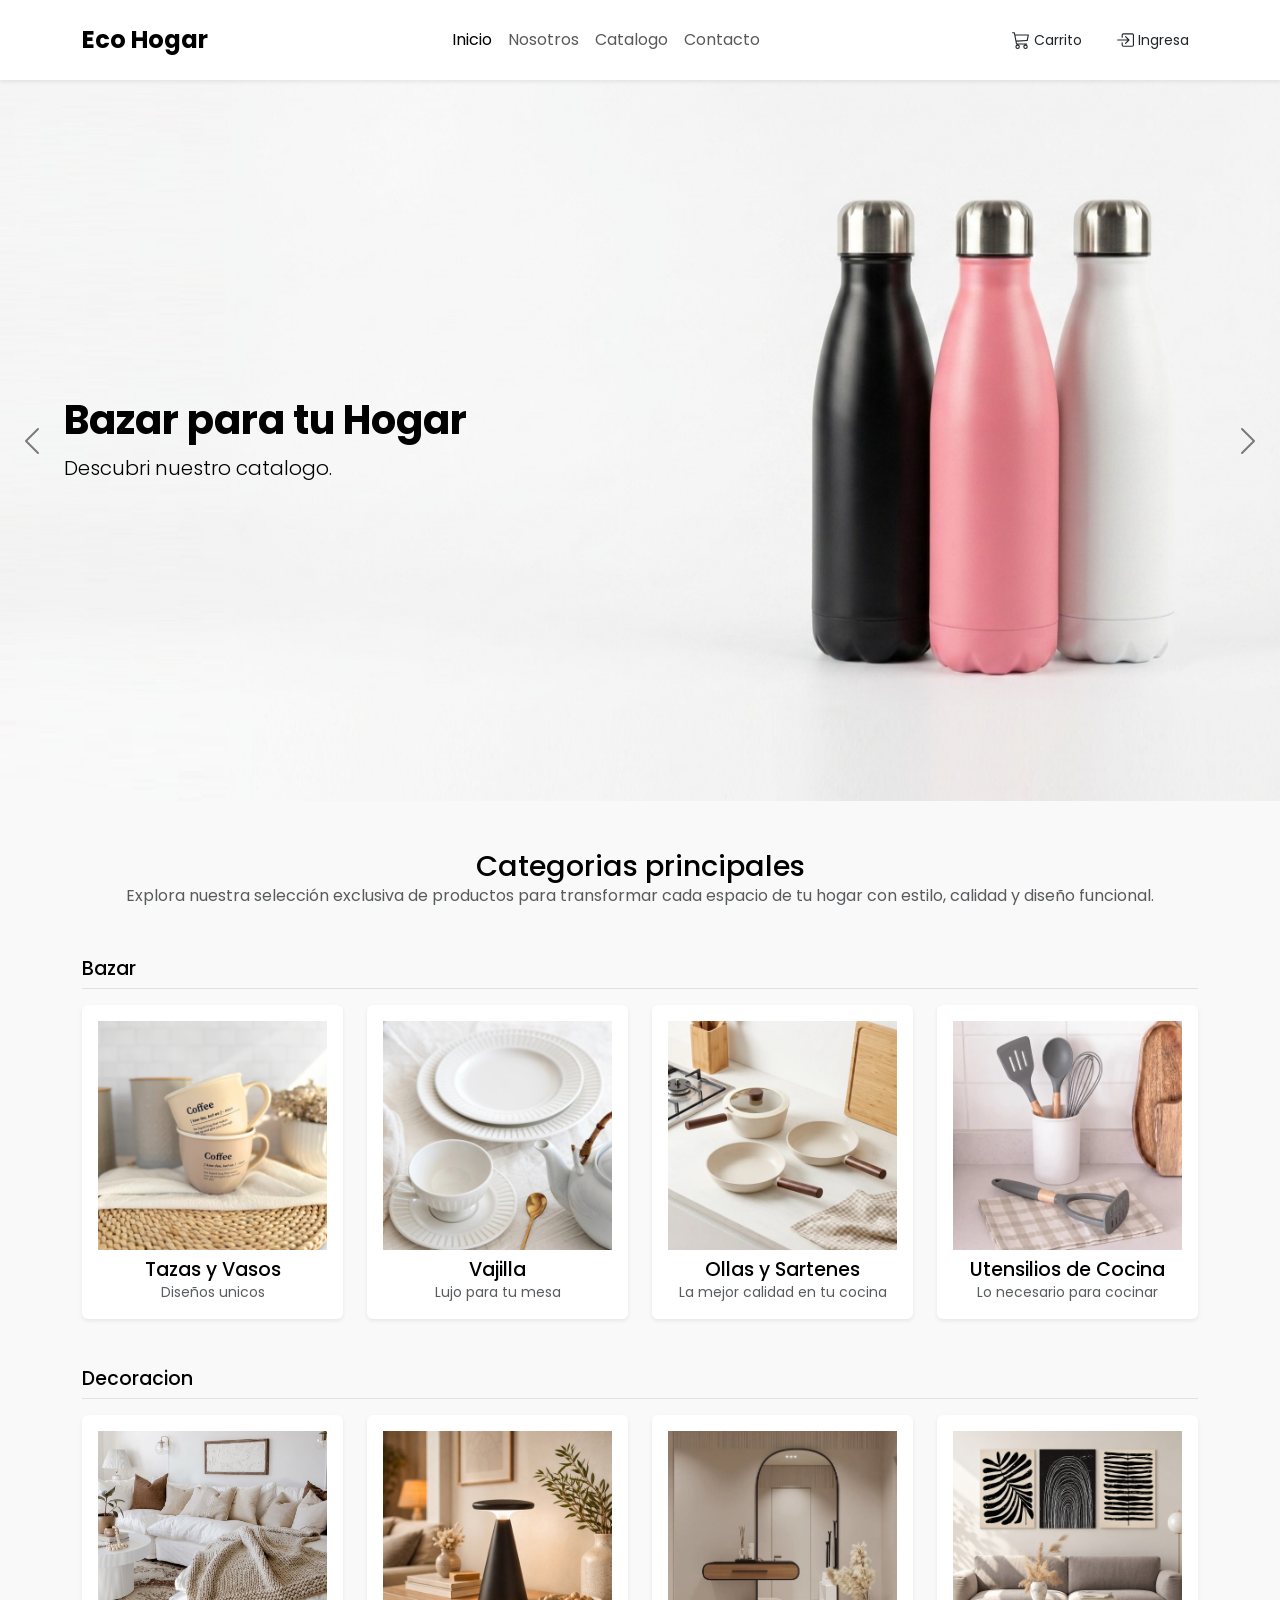
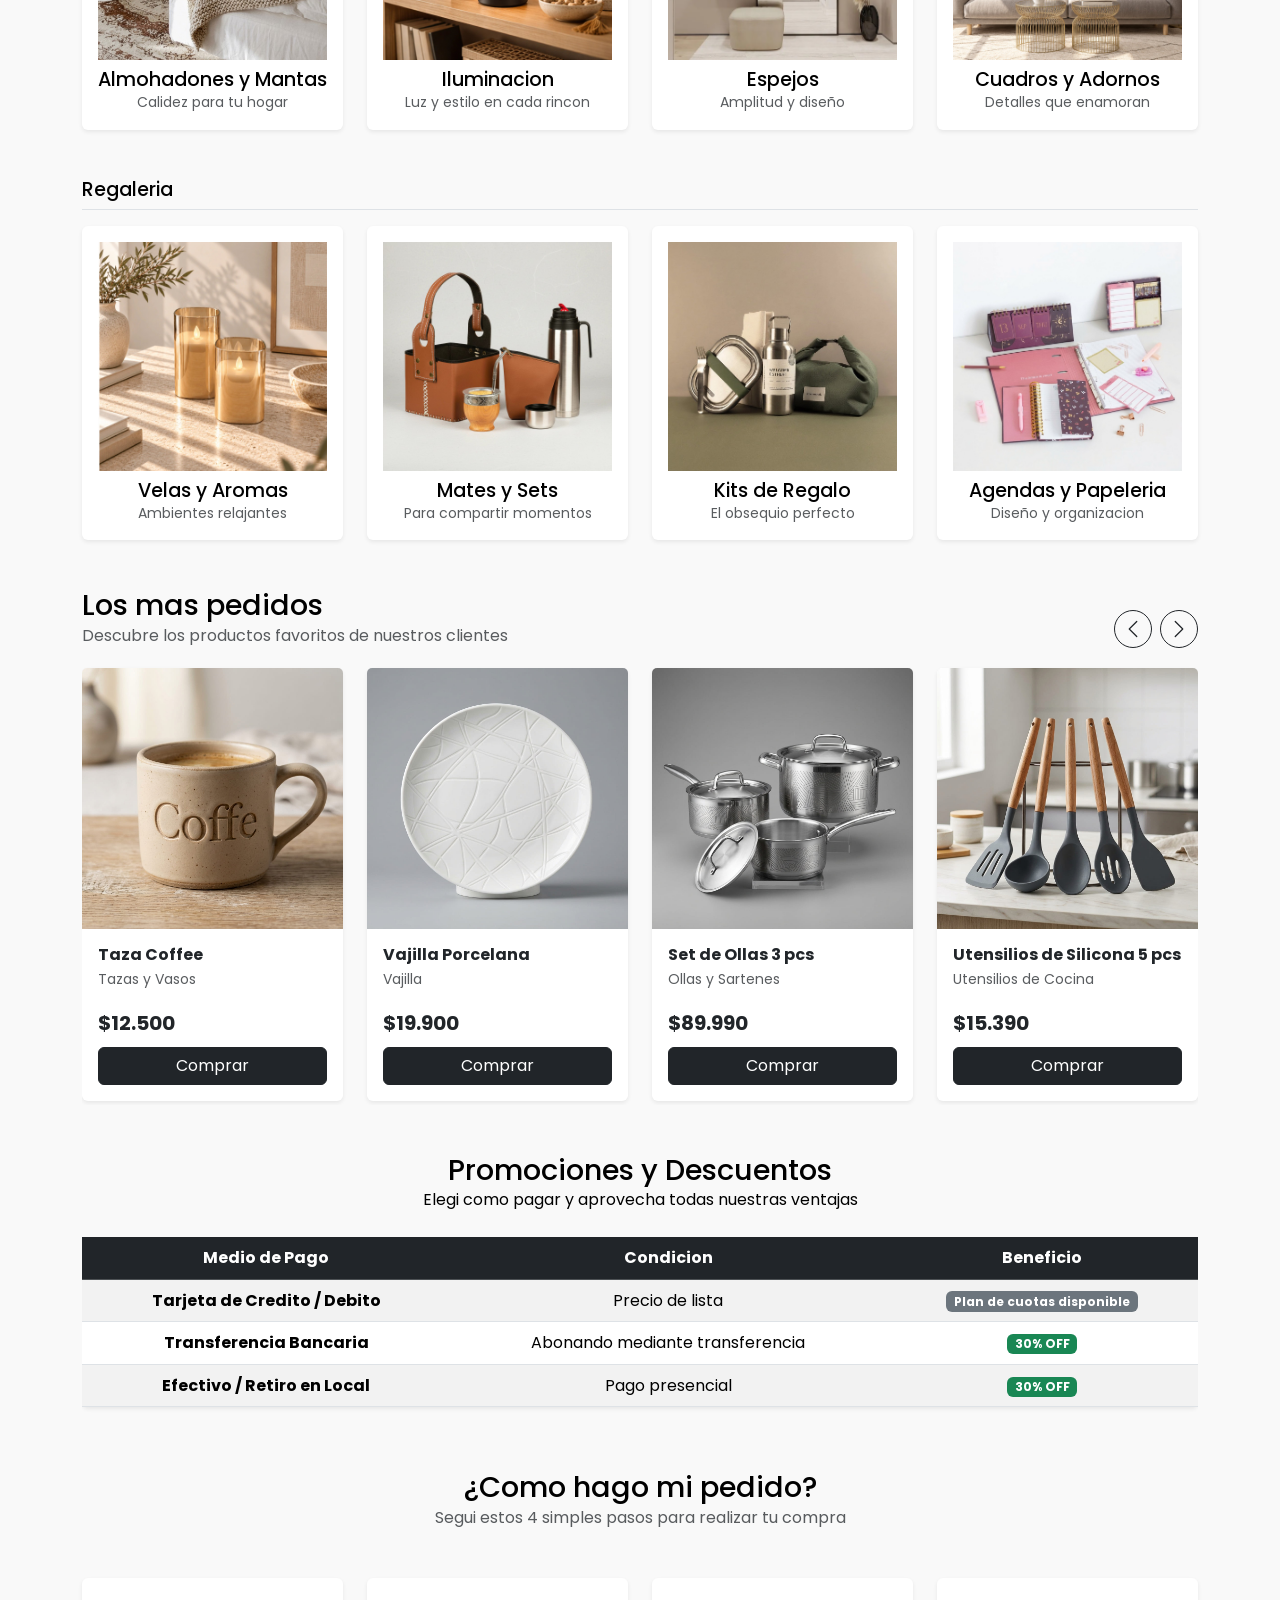
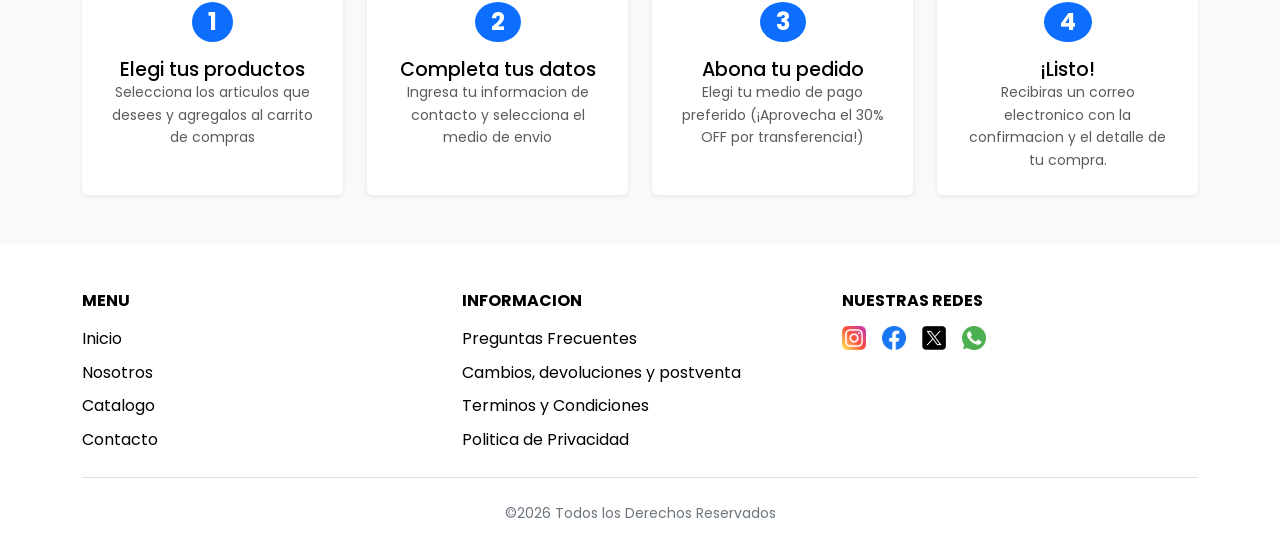
<file: index.html>
<!DOCTYPE html>
<html lang="es">
<head>
    <meta charset="UTF-8">
    <meta name="viewport" content="width=device-width, initial-scale=1.0">
    <title>Bazar para tu Hogar</title>

    <!-- Estilos de Bootstrap -->
    <link href="https://cdn.jsdelivr.net/npm/bootstrap@5.3.8/dist/css/bootstrap.min.css" rel="stylesheet" integrity="sha384-sRIl4kxILFvY47J16cr9ZwB07vP4J8+LH7qKQnuqkuIAvNWLzeN8tE5YBujZqJLB" crossorigin="anonymous">

    <!-- Mi hoja de estilos -->
    <link rel="stylesheet" href="styles/styles.css">

    <!-- Fuente Roboto y Poppins -->
    <link rel="preconnect" href="https://fonts.googleapis.com">
    <link rel="preconnect" href="https://fonts.gstatic.com" crossorigin>
    <link href="https://fonts.googleapis.com/css2?family=Poppins:ital,wght@0,100;0,200;0,300;0,400;0,500;0,600;0,700;0,800;0,900;1,100;1,200;1,300;1,400;1,500;1,600;1,700;1,800;1,900&family=Roboto:ital,wght@0,100..900;1,100..900&display=swap" rel="stylesheet">
</head>
<body>
    <!--------------------- ENCABEZADO --------------------->
    <header class="sticky-top bg-white shadow-sm">
        <nav class="navbar py-3">
            <div class="container flex-nowrap">
                <a href="./index.html" class="navbar-brand fw-bold fs-4 m-0">Eco Hogar</a>

                <ul class="navbar-nav d-none d-lg-flex flex-row gap-3 mx-auto">
                    <li class="nav-item">
                        <a href="./index.html" class="nav-link active" aria-current="page">Inicio</a>
                    </li>
                    <li class="nav-item">
                        <a href="./pages/nosotros.html" class="nav-link">Nosotros</a>
                    </li>
                    <li class="nav-item">
                        <a href="./pages/catalogo.html" class="nav-link">Catalogo</a>
                    </li>
                    <li class="nav-item">
                        <a href="./pages/contacto.html" class="nav-link">Contacto</a>
                    </li>
                </ul>

                <div class="d-flex gap-2 gap-sm-3">
                    <a href="./pages/carrito.html" class="btn btn-sm d-inline-flex align-items-center gap-1" aria-label="Carrito de compras">
                        <svg xmlns="http://www.w3.org/2000/svg" width="18" height="18" fill="currentColor" class="bi bi-cart3" viewBox="0 0 16 16" aria-hidden="true">
                            <path d="M0 1.5A.5.5 0 0 1 .5 1H2a.5.5 0 0 1 .485.379L2.89 3H14.5a.5.5 0 0 1 .49.598l-1 5a.5.5 0 0 1-.465.401l-9.397.472L4.415 11H13a.5.5 0 0 1 0 1H4a.5.5 0 0 1-.491-.408L2.01 3.607 1.61 2H.5a.5.5 0 0 1-.5-.5M3.102 4l.84 4.479 9.144-.459L13.89 4zM5 12a2 2 0 1 0 0 4 2 2 0 0 0 0-4m7 0a2 2 0 1 0 0 4 2 2 0 0 0 0-4m-7 1a1 1 0 1 1 0 2 1 1 0 0 1 0-2m7 0a1 1 0 1 1 0 2 1 1 0 0 1 0-2"/>
                        </svg>
                        <span class="d-none d-sm-inline">Carrito</span>
                    </a>

                    <a href="./pages/login.html" class="btn btn-sm d-inline-flex align-items-center gap-1" aria-label="Ingresar a tu cuenta">
                        <svg xmlns="http://www.w3.org/2000/svg" width="18" height="18" fill="currentColor" class="bi bi-box-arrow-in-right" viewBox="0 0 16 16" aria-hidden="true">
                            <path fill-rule="evenodd" d="M6 3.5a.5.5 0 0 1 .5-.5h8a.5.5 0 0 1 .5.5v9a.5.5 0 0 1-.5.5h-8a.5.5 0 0 1-.5-.5v-2a.5.5 0 0 0-1 0v2A1.5 1.5 0 0 0 6.5 14h8a1.5 1.5 0 0 0 1.5-1.5v-9A1.5 1.5 0 0 0 14.5 2h-8A1.5 1.5 0 0 0 5 3.5v2a.5.5 0 0 0 1 0z"/>
                            <path fill-rule="evenodd" d="M11.854 8.354a.5.5 0 0 0 0-.708l-3-3a.5.5 0 1 0-.708.708L10.293 7.5H1.5a.5.5 0 0 0 0 1h8.793l-2.147 2.146a.5.5 0 0 0 .708.708z"/>
                        </svg>
                        <span class="d-none d-sm-inline">Ingresa</span>
                    </a>

                    <button class="navbar-toggler shadow-sm d-lg-none" type="button" data-bs-toggle="collapse" data-bs-target="#menuMobile" aria-controls="menuMobile" aria-expanded="false" aria-label="Alternar navegacion">
                        <span class="navbar-toggler-icon"></span>
                    </button>
                </div>
            </div>

            <div class="collapse d-lg-none position-absolute top-100 start-0 end-0 bg-white shadow-sm" id="menuMobile">
                <ul class="navbar-nav text-center py-2">
                    <li class="nav-item">
                        <a href="./index.html" class="nav-link active" aria-current="page">Inicio</a>
                    </li>
                    <li class="nav-item">
                        <a href="./pages/nosotros.html" class="nav-link">Nosotros</a>
                    </li>
                    <li class="nav-item">
                        <a href="./pages/catalogo.html" class="nav-link">Catalogo</a>
                    </li>
                    <li class="nav-item">
                        <a href="./pages/contacto.html" class="nav-link">Contacto</a>
                    </li>
                </ul>
            </div>
        </nav>
    </header>

    <!--------------------- CUERPO PRINCIPAL --------------------->
    <main>
        <!--------------------- PORTADA Y TITULO PRINCIPAL --------------------->
        <section id="hero-principal" class="position-relative">
            <div id="carouselHeroPrincipal" class="carousel carousel-dark slide" data-bs-ride="carousel">
                <div class="carousel-inner">
                    <div class="carousel-item active">
                        <img loading="eager" fetchpriority="high" src="./assets/images/botella-acero-inoxidable-portada-horizontal.jpg" class="d-none d-sm-block w-100" alt="Botellas de Acero Inoxidable de 750ml en un fondo blanco posicionados en la parte lateral derecha.">
                        <img loading="eager" fetchpriority="high" src="./assets/images/vaso-termico-con-tapa-portada-vertical.jpg" class="d-block d-sm-none w-100" alt="Vasos termicos de Acero Inoxidable en un fondo blanco posicionados en la parte superior.">
                    </div>
                    <div class="carousel-item">
                        <img loading="eager" fetchpriority="high" src="./assets/images/vaso-termico-con-tapa-portada-horizontal.jpg" class="d-none d-sm-block w-100" alt="Vasos termicos de Acero Inoxidable en un fondo blanco posicionados en la parte lateral derecha.">
                        <img loading="eager" fetchpriority="high" src="./assets/images/mate-plastico-economico-portada-vertical.jpg" class="d-block d-sm-none w-100" alt="Mates plasticos de color apilados en un fondo blanco posicionados en la parte superior.">
                    </div>
                </div>
                
                <button class="carousel-control-prev w-auto h-auto top-50 bottom-auto translate-middle-y px-2 px-md-3" type="button" data-bs-target="#carouselHeroPrincipal" data-bs-slide="prev" aria-label="Anterior">
                    <span class="carousel-control-prev-icon" aria-hidden="true"></span>
                </button>
                <button class="carousel-control-next w-auto h-auto top-50 bottom-auto translate-middle-y px-2 px-md-3" type="button" data-bs-target="#carouselHeroPrincipal" data-bs-slide="next" aria-label="Siguiente">
                    <span class="carousel-control-next-icon" aria-hidden="true"></span>
                </button>
            </div>

            <div class="position-absolute top-50 start-0 translate-middle-y ps-5 ms-3 pe-5 mt-5 pt-5 mt-sm-0 pt-sm-0">
                <h1 class="h1 fw-bold mb-2 mt-5 pt-5 mt-sm-0 pt-sm-0">Bazar para tu Hogar</h1>
                <p class="lead fs-5">Descubri nuestro catalogo.</p>
            </div>
        </section>

        <!--------------------- CATEGORIAS PRINCIPALES --------------------->
        <section class="container my-5">
            <div class="text-center mb-5">
                <h2>Categorias principales</h2>
                <p class="text-muted">Explora nuestra selección exclusiva de productos para transformar cada espacio de tu hogar con estilo, calidad y diseño funcional.</p>
            </div>

            <article class="mb-5">
                <div class="d-flex justify-content-between align-items-center mb-3 border-bottom pb-2">
                    <h3>Bazar</h3>
                    <!-- Espacio reservado para un boton futuro -->
                </div>

                <ul class="row g-4">
                    <li class="col-sm-6 col-md-3">
                        <div class="card h-100 shadow-sm border-0 p-3 text-center">
                            <img src="./assets/images/tazas-de-ceramica-coffe.jpg" alt="Dos tazas de cerámica beige apiladas con la definición de la palabra coffee impresa.">
                            <h4 class="mt-2">Tazas y Vasos</h4>
                            <p class="text-muted small">Diseños unicos</p>
                        </div>
                    </li>
                    <li class="col-sm-6 col-md-3">
                        <div class="card h-100 shadow-sm border-0 p-3 text-center">
                            <img src="./assets/images/vajillas-de-porcelana.jpg" alt="Juego de vajilla blanca con platos apilados, taza con platillo, tetera y cuchara dorada sobre un mantel claro.">
                            <h4 class="mt-2">Vajilla</h4>
                            <p class="text-muted small">Lujo para tu mesa</p>
                        </div>
                    </li>
                    <li class="col-sm-6 col-md-3">
                        <div class="card h-100 shadow-sm border-0 p-3 text-center">
                            <img src="./assets/images/ollas-y-sartenes.jpg" alt="Set de sartenes y cacerola de color beige con mangos y detalles de madera sobre una mesada de cocina.">
                            <h4 class="mt-2">Ollas y Sartenes</h4>
                            <p class="text-muted small">La mejor calidad en tu cocina</p>
                        </div>
                    </li>
                    <li class="col-sm-6 col-md-3">
                        <div class="card h-100 shadow-sm border-0 p-3 text-center">
                            <img src="./assets/images/utensilios-de-cocina.jpg" alt="Set de utensilios de cocina grises de silicona con mangos de madera en un contenedor blanco.">
                            <h4 class="mt-2">Utensilios de Cocina</h4>
                            <p class="text-muted small">Lo necesario para cocinar</p>
                        </div>
                    </li>
                </ul>
            </article>

            <article class="mb-5">
                <div class="d-flex justify-content-between align-items-center mb-3 border-bottom pb-2">
                    <h3>Decoracion</h3>
                    <!-- Espacio reservado para un boton futuro -->
                </div>
                
                <ul class="row g-4">
                    <li class="col-sm-6 col-md-3">
                        <div class="card h-100 shadow-sm border-0 p-3 text-center">
                            <img src="./assets/images/almohadones-y-mantas.jpg" alt="Living luminoso con sofá blanco, decorado con almohadones en tonos neutros y marrones, y una manta tejida gruesa.">
                            <h4 class="mt-2">Almohadones y Mantas</h4>
                            <p class="text-muted small">Calidez para tu hogar</p>
                        </div>
                    </li>
                    <li class="col-sm-6 col-md-3">
                        <div class="card h-100 shadow-sm border-0 p-3 text-center">
                            <img src="./assets/images/lampara-led-calida.jpg" alt="Lámpara LED de mesa moderna en color negro con luz cálida sobre un mueble de madera.">
                            <h4 class="mt-2">Iluminacion</h4>
                            <p class="text-muted small">Luz y estilo en cada rincon</p>
                        </div>
                        
                    </li>
                    <li class="col-sm-6 col-md-3">
                        <div class="card h-100 shadow-sm border-0 p-3 text-center">
                            <img src="./assets/images/espejo-de-cuerpo-completo.jpg" alt="Espejo de cuerpo entero con marco negro arqueado, consola flotante de madera y banqueta en un recibidor moderno.">
                            <h4 class="mt-2">Espejos</h4>
                            <p class="text-muted small">Amplitud y diseño</p>
                        </div>
                    </li>
                    <li class="col-sm-6 col-md-3">
                        <div class="card h-100 shadow-sm border-0 p-3 text-center">
                            <img src="./assets/images/cuadros-contemporaneos.jpg" alt="Tríptico de cuadros contemporáneos en blanco y negro colgados sobre un sofá gris en un living moderno.">
                            <h4 class="mt-2">Cuadros y Adornos</h4>
                            <p class="text-muted small">Detalles que enamoran</p>
                        </div>
                    </li>
                </ul>
            </article>

            <article class="mb-5">
                <div class="d-flex justify-content-between align-items-center mb-3 border-bottom pb-2">
                    <h3>Regaleria</h3>
                    <!-- Espacio reservado para un boton futuro -->
                </div>
                <ul class="row g-4">
                    <li class="col-sm-6 col-md-3">
                        <div class="card h-100 shadow-sm border-0 p-3 text-center">
                            <img src="./assets/images/velas-led-calidas.jpg" alt="Velas LED decorativas en recipientes de vidrio ámbar sobre una superficie de piedra con luz cálida.">
                            <h4 class="mt-2">Velas y Aromas</h4>
                            <p class="text-muted small">Ambientes relajantes</p>
                        </div>
                    </li>
                    <li class="col-sm-6 col-md-3">
                        <div class="card h-100 shadow-sm border-0 p-3 text-center">
                            <img src="./assets/images/set-de-mate-completo-5-piezas.jpg" alt="Set de mate completo con bolso matero de eco-cuero marrón, termo de acero, mate de madera con virola metálica, bombilla y yerbera.">
                            <h4 class="mt-2">Mates y Sets</h4>
                            <p class="text-muted small">Para compartir momentos</p>
                        </div>
                    </li>
                    <li class="col-sm-6 col-md-3">
                        <div class="card h-100 shadow-sm border-0 p-3 text-center">
                            <img src="./assets/images/kit-de-regalo-empresarial.jpg" alt="Kit de regalo corporativo con botella de acero personalizada, fiambrera metálica con cubiertos y bolso térmico verde.">
                            <h4 class="mt-2">Kits de Regalo</h4>
                            <p class="text-muted small">El obsequio perfecto</p>
                        </div>
                    </li>
                    <li class="col-sm-6 col-md-3">
                        <div class="card h-100 shadow-sm border-0 p-3 text-center">
                            <img src="./assets/images/agendas-y-papeleria.jpg" alt="Set de papelería en tonos borravino y rosa que incluye agenda, calendario de escritorio, libreta, notas adhesivas y clips.">
                            <h4 class="mt-2">Agendas y Papeleria</h4>
                            <p class="text-muted small">Diseño y organizacion</p>
                        </div>
                    </li>
                </ul>
            </article>
        </section>

        <!--------------------- LOS MAS PEDIDOS --------------------->
        <section class="container my-5">
            <div class="d-flex justify-content-between align-items-end mb-3">
                <div>
                    <h2>Los mas pedidos</h2>
                    <p class="text-muted">Descubre los productos favoritos de nuestros clientes</p>
                </div>

                <div class="d-flex gap-2">
                    <button class="btn btn-outline-dark rounded-circle p-2" type="button" data-bs-target="#carouselMasPedidos" data-bs-slide="prev" aria-label="Anterior">
                        <svg xmlns="http://www.w3.org/2000/svg" width="20" height="20" fill="currentColor" class="bi bi-chevron-left" viewBox="0 0 16 16">
                            <path fill-rule="evenodd" d="M11.354 1.646a.5.5 0 0 1 0 .708L5.707 8l5.647 5.646a.5.5 0 0 1-.708.708l-6-6a.5.5 0 0 1 0-.708l6-6a.5.5 0 0 1 .708 0z"/>
                        </svg>
                    </button>
                    <button class="btn btn-outline-dark rounded-circle p-2" type="button" data-bs-target="#carouselMasPedidos" data-bs-slide="next" aria-label="Siguiente">
                        <svg xmlns="http://www.w3.org/2000/svg" width="20" height="20" fill="currentColor" class="bi bi-chevron-right" viewBox="0 0 16 16">
                            <path fill-rule="evenodd" d="M4.646 1.646a.5.5 0 0 1 .708 0l6 6a.5.5 0 0 1 0 .708l-6 6a.5.5 0 0 1-.708-.708L10.293 8 4.646 2.354a.5.5 0 0 1 0-.708z"/>
                        </svg>
                    </button>
                </div>
            </div>
            
            <div class="carousel slide" id="carouselMasPedidos" data-bs-ride="carousel">
                <ul class="carousel-inner">
                    <li class="carousel-item my-1 active">
                        <div class="row g-4">
                            <div class="col-md-3 col-6">
                                <article class="card h-100 shadow-sm border-0">
                                    <img src="./assets/images/products/taza-ceramica-grabado-coffe.jpg" class="card-img-top" alt="Taza de cerámica beige con la palabra Coffe grabada en relieve, apoyada sobre una superficie de madera.">
                                    <div class="card-body d-flex flex-column">
                                        <h3 class="h6 card-title fw-bold text-truncate mb-1" title="Taza Coffe">Taza Coffee</h3>
                                        <span class="text-muted small mb-2">Tazas y Vasos</span>
                                        <span class="fw-bold fs-5 my-2">$12.500</span>
                                        <button type="button" class="btn btn-dark mt-auto w-100">Comprar</button>
                                    </div>
                                </article>
                            </div>

                            <div class="col-md-3 col-6">
                                <article class="card h-100 shadow-sm border-0">
                                    <img src="./assets/images/products/plato-porcelana-blanca-circular.jpg" class="card-img-top" alt="Plato circular de porcelana blanca con diseño texturizado en relieve de líneas geométricas entrelazadas.">
                                    <div class="card-body d-flex flex-column">
                                        <h3 class="h6 card-title fw-bold text-truncate mb-1" title="Vajilla Porcelana">Vajilla Porcelana</h3>
                                        <span class="text-muted small mb-2">Vajilla</span>
                                        <span class="fw-bold fs-5 my-2">$19.900</span>
                                        <button type="button" class="btn btn-dark mt-auto w-100">Comprar</button>
                                    </div>
                                </article>
                            </div>

                            <div class="col-md-3 col-6">
                                <article class="card h-100 shadow-sm border-0">
                                    <img src="./assets/images/products/set-de-ollas-acero-inoxidable-3-piezas.jpg" class="card-img-top" alt="Set de ollas y cacerolas de acero inoxidable con textura geométrica grabada y tapas metálicas.">
                                    <div class="card-body d-flex flex-column">
                                        <h3 class="h6 card-title fw-bold text-truncate mb-1" title="Set de Ollas 3 pcs">Set de Ollas 3 pcs</h3>
                                        <span class="text-muted small mb-2">Ollas y Sartenes</span>
                                        <span class="fw-bold fs-5 my-2">$89.990</span>
                                        <button type="button" class="btn btn-dark mt-auto w-100">Comprar</button>
                                    </div>
                                </article>
                            </div>

                            <div class="col-md-3 col-6">
                                <article class="card h-100 shadow-sm border-0">
                                    <img src="./assets/images/products/set-utensilios-de-silicona-5-piezas.jpg" class="card-img-top" alt="Set de 5 utensilios de cocina de silicona gris con mangos de madera, colgados en un soporte metálico sobre una mesada.">
                                    <div class="card-body d-flex flex-column">
                                        <h3 class="h6 card-title fw-bold text-truncate mb-1" title="Utensilios de Silicona 5 pcs">Utensilios de Silicona 5 pcs</h3>
                                        <span class="text-muted small mb-2">Utensilios de Cocina</span>
                                        <span class="fw-bold fs-5 my-2">$15.390</span>
                                        <button type="button" class="btn btn-dark mt-auto w-100">Comprar</button>
                                    </div>
                                </article>
                            </div>
                        </div>
                    </li>

                    <li class="carousel-item my-1">
                        <div class="row g-4">
                            <div class="col-md-3 col-6">
                                <article class="card h-100 shadow-sm border-0">
                                    <img src="./assets/images/products/manta-tejida-con-textura.jpg" class="card-img-top" alt="Manta tejida gruesa de lana en color beige con diseño de trenzas, apoyada sobre el respaldo de un sofá gris en un living luminoso.">
                                    <div class="card-body d-flex flex-column">
                                        <h3 class="h6 card-title fw-bold text-truncate mb-1" title="Manta Tejida">Manta Tejida</h3>
                                        <span class="text-muted small mb-2">Almohadones y Mantas</span>
                                        <span class="fw-bold fs-5 my-2">$34.490</span>
                                        <button type="button" class="btn btn-dark mt-auto w-100">Comprar</button>
                                    </div>
                                </article>
                            </div>

                            <div class="col-md-3 col-6">
                                <article class="card h-100 shadow-sm border-0">
                                    <img src="./assets/images/products/lampara-industrial-calida.jpg" class="card-img-top" alt="Lámpara de escritorio articulada de metal negro con luz LED cálida encendida.">
                                    <div class="card-body d-flex flex-column">
                                        <h3 class="h6 card-title fw-bold text-truncate mb-1" title="Lampara LED articulada">Lampara LED artiulada</h3>
                                        <span class="text-muted small mb-2">Iluminacion</span>
                                        <span class="fw-bold fs-5 my-2">$12.490</span>
                                        <button type="button" class="btn btn-dark mt-auto w-100">Comprar</button>
                                    </div>
                                </article>
                            </div>

                            <div class="col-md-3 col-6">
                                <article class="card h-100 shadow-sm border-0">
                                    <img src="./assets/images/products/espejo-cuerpo-completo-2-metros.jpg" class="card-img-top" alt="Espejo de cuerpo entero rectangular con marco negro delgado, apoyado en una pared blanca reflejando una sala de estar moderna.">
                                    <div class="card-body d-flex flex-column">
                                        <h3 class="h6 card-title fw-bold text-truncate mb-1" title="Espejo Arqueado">Espejo Arqueado</h3>
                                        <span class="text-muted small mb-2">Espejos</span>
                                        <span class="fw-bold fs-5 my-2">$65.490</span>
                                        <button type="button" class="btn btn-dark mt-auto w-100">Comprar</button>
                                    </div>
                                </article>
                            </div>

                            <div class="col-md-3 col-6">
                                <article class="card h-100 shadow-sm border-0">
                                    <img src="./assets/images/products/set-de-mate-amargo-5-piezas.jpg" class="card-img-top" alt="Set de mate completo de 5 piezas con termo, mate forrado en cuero con detalles metálicos, bombilla y yerbera sobre una mesa de madera.">
                                    <div class="card-body d-flex flex-column">
                                        <h3 class="h6 card-title fw-bold text-truncate mb-1" title="Set de Mate 5 Piezas">Set de Mate 5 Piezas</h3>
                                        <span class="text-muted small mb-2">Mates y Sets</span>
                                        <span class="fw-bold fs-5 my-2">$42.990</span>
                                        <button type="button" class="btn btn-dark mt-auto w-100">Comprar</button>
                                    </div>
                                </article>
                            </div>
                        </div>
                    </li>
                </ul>
            </div>
        </section>

        <!--------------------- PROMOCIONES --------------------->
        <section class="container my-5">
            <div class="text-center mb-4">
                <h2>Promociones y Descuentos</h2>
                <p>Elegi como pagar y aprovecha todas nuestras ventajas</p>
            </div>
            <div class="table-responsive">
                <table class="table table-striped table-hover align-middle text-center shadow-sm rounded">
                    <caption class="visually-hidden">Tabla de medios de pago y beneficios de la tienda</caption>
                    <thead class="table-dark">
                        <tr>
                            <th scope="col">Medio de Pago</th>
                            <th scope="col">Condicion</th>
                            <th scope="col">Beneficio</th>
                        </tr>
                    </thead>
                    <tbody>
                        <tr>
                            <td><strong>Tarjeta de Credito / Debito</strong></td>
                            <td>Precio de lista</td>
                            <td><span class="badge bg-secondary">Plan de cuotas disponible</span></td>
                        </tr>
                        <tr>
                            <td><strong>Transferencia Bancaria</strong></td>
                            <td>Abonando mediante transferencia</td>
                            <td><span class="badge bg-success">30% OFF</span></td>
                        </tr>
                        <tr>
                            <td><strong>Efectivo / Retiro en Local</strong></td>
                            <td>Pago presencial</td>
                            <td><span class="badge bg-success">30% OFF</span></td>
                        </tr>
                    </tbody>
                </table>
            </div>
        </section>

        <!--------------------- COMO COMPRAR --------------------->
        <section class="container my-5">
            <div class="text-center mb-5">
                <h2>¿Como hago mi pedido?</h2>
                <p class="text-muted">Segui estos 4 simples pasos para realizar tu compra</p>
            </div>
            <ol class="row g-4 list-unstyled">
                <li class="col-md-6 col-lg-3">
                    <div class="card h-100 shadow-sm border-0 text-center p-4">
                        <div class="mb-3">
                            <span class="badge bg-primary rounded-circle fs-4 px-3 py-2">1</span>
                        </div>
                        <h3>Elegi tus productos</h3>
                        <p class="card-text text-muted small">Selecciona los articulos que desees y agregalos al carrito de compras</p>
                    </div>
                </li>

                <li class="col-md-6 col-lg-3">
                    <div class="card h-100 shadow-sm border-0 text-center p-4">
                        <div class="mb-3">
                            <span class="badge bg-primary rounded-circle fs-4 px-3 py-2">2</span>
                        </div>
                        <h3>Completa tus datos</h3>
                        <p class="card-text text-muted small">Ingresa tu informacion de contacto y selecciona el medio de envio</p>
                    </div>
                </li>

                <li class="col-md-6 col-lg-3">
                    <div class="card h-100 shadow-sm border-0 text-center p-4">
                        <div class="mb-3">
                            <span class="badge bg-primary rounded-circle fs-4 px-3 py-2">3</span>
                        </div>
                        <h3>Abona tu pedido</h3>
                        <p class="card-text text-muted small">Elegi tu medio de pago preferido (¡Aprovecha el 30% OFF por transferencia!)</p>
                    </div>
                </li>
                <li class="col-md-6 col-lg-3">
                    <div class="card h-100 shadow-sm border-0 text-center p-4">
                        <div class="mb-3">
                            <span class="badge bg-primary rounded-circle fs-4 px-3 py-2">4</span>
                        </div>
                        <h3>¡Listo!</h3>
                        <p class="card-text text-muted small">Recibiras un correo electronico con la confirmacion y el detalle de tu compra.</p>
                    </div>
                </li>
            </ol>
        </section>
    </main>

    <!--------------------- PIE DE PAGINA --------------------->
    <footer class="bg-white shadow-sm pt-5 pb-4 mt-5">
        <div class="container">
            <div class="row g-4 justify-content-between">
                <div class="col-12 col-sm-6 col-lg-4">
                    <h4 class="h6 fw-bold text-uppercase mb-3">Menu</h4>
                    <ul class="d-flex flex-column gap-2">
                        <li><a href="./index.html" aria-current="page">Inicio</a></li>
                        <li><a href="./pages/nosotros.html">Nosotros</a></li>
                        <li><a href="./pages/catalogo.html">Catalogo</a></li>
                        <li><a href="./pages/contacto.html">Contacto</a></li>
                    </ul>
                </div>

                <div class="col-12 col-sm-6 col-lg-4">
                    <h4 class="h6 fw-bold text-uppercase mb-3">Informacion</h4>
                    <ul class="d-flex flex-column gap-2">
                        <li><a href="./pages/faq.html">Preguntas Frecuentes</a></li>
                        <li><a href="./pages/returns-policy.html">Cambios, devoluciones y postventa</a></li>
                        <li><a href="./pages/terms-and-conditions.html">Terminos y Condiciones</a></li>
                        <li><a href="./pages/privacy-policy.html">Politica de Privacidad</a></li>
                    </ul>
                </div>

                <div class="col-12 col-lg-4">
                    <h4 class="h6 fw-bold text-uppercase mb-3">Nuestras Redes</h4>
                    <ul class="d-flex align-items-center gap-3">
                        <li>
                            <a href="https://www.instagram.com" target="_blank" rel="noopener noreferrer" class="d-inline-flex align-items-center" aria-label="Seguinos en Instagram"><img src="./assets/logos/instagram.png" alt="Seguinos en Instagram" width="24" height="24" class="img-fluid"></a>
                        </li>
                        <li>
                            <a href="https://www.facebook.com" target="_blank" rel="noopener noreferrer" class="d-inline-flex align-items-center" aria-label="Seguinos en Facebook"><img src="./assets/logos/facebook.png" alt="Seguinos en Facebook" width="24" height="24" class="img-fluid"></a>
                        </li>
                        <li>
                            <a href="https://x.com" target="_blank" rel="noopener noreferrer" class="d-inline-flex align-items-center" aria-label="Seguinos en X (Ex-Twitter)"><img src="./assets/logos/x.png" alt="Seguinos en X (Ex-Twitter)" width="24" height="24" class="img-fluid"></a>
                        </li>
                        <li>
                            <a href="https://www.whatsapp.com" target="_blank" rel="noopener noreferrer" class="d-inline-flex align-items-center" aria-label="Envianos un WhatsApp"><img src="./assets/logos/whatsapp.png" alt="Envianos un WhatsApp" width="24" height="24" class="img-fluid"></a>
                        </li>
                    </ul>
                </div>
            </div>

            <div class="border-top pt-4 mt-4 text-center text-secondary small">
                <p>&copy;<span id="year">2026</span> Todos los Derechos Reservados</p>
            </div>
        </div>
    </footer>

    <!-- Funcionalidades de Bootstrap -->
    <script src="https://cdn.jsdelivr.net/npm/bootstrap@5.3.8/dist/js/bootstrap.bundle.min.js" integrity="sha384-FKyoEForCGlyvwx9Hj09JcYn3nv7wiPVlz7YYwJrWVcXK/BmnVDxM+D2scQbITxI" crossorigin="anonymous"></script>
    <script>
        document.getElementById('year').textContent = new Date().getFullYear();
    </script>
</body>
</html>
</file>
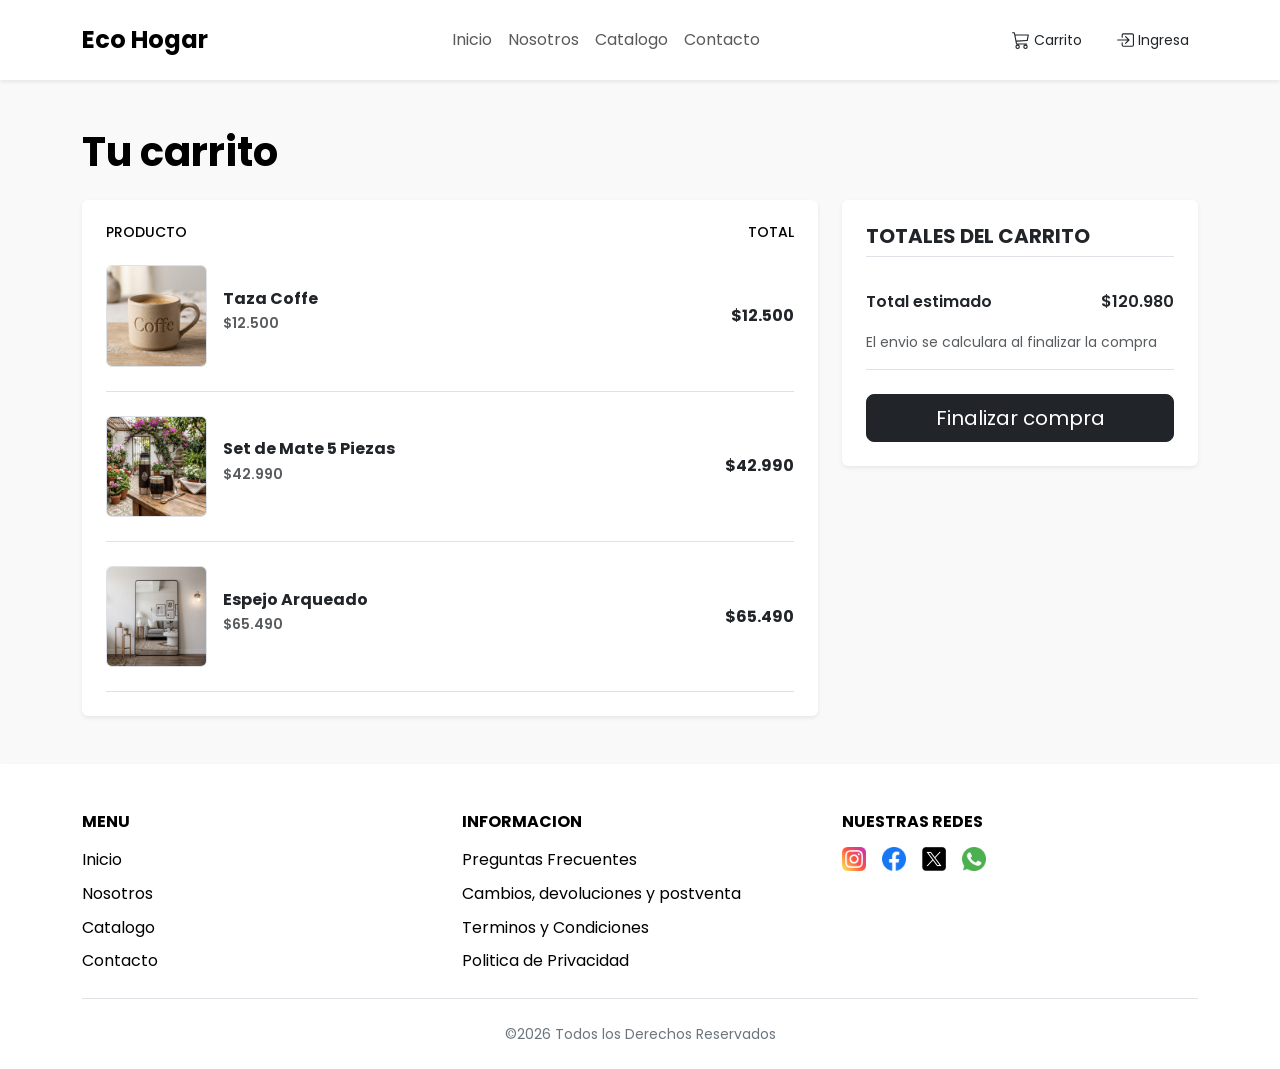
<file: pages/carrito.html>
<!DOCTYPE html>
<html lang="es">
<head>
    <meta charset="UTF-8">
    <meta name="viewport" content="width=device-width, initial-scale=1.0">
    <title>Carrito</title>

    <!-- Estilos de Bootstrap -->
    <link href="https://cdn.jsdelivr.net/npm/bootstrap@5.3.8/dist/css/bootstrap.min.css" rel="stylesheet" integrity="sha384-sRIl4kxILFvY47J16cr9ZwB07vP4J8+LH7qKQnuqkuIAvNWLzeN8tE5YBujZqJLB" crossorigin="anonymous">

    <!-- Mi hoja de estilos -->
    <link rel="stylesheet" href="../styles/styles.css">

    <!-- Fuente Roboto y Poppins -->
    <link rel="preconnect" href="https://fonts.googleapis.com">
    <link rel="preconnect" href="https://fonts.gstatic.com" crossorigin>
    <link href="https://fonts.googleapis.com/css2?family=Poppins:ital,wght@0,100;0,200;0,300;0,400;0,500;0,600;0,700;0,800;0,900;1,100;1,200;1,300;1,400;1,500;1,600;1,700;1,800;1,900&family=Roboto:ital,wght@0,100..900;1,100..900&display=swap" rel="stylesheet">
</head>
<body>
    <!--------------------- ENCABEZADO --------------------->
    <header class="sticky-top bg-white shadow-sm">
        <nav class="navbar py-3">
            <div class="container flex-nowrap">
                <a href="../index.html" class="navbar-brand fw-bold fs-4 m-0">Eco Hogar</a>

                <ul class="navbar-nav d-none d-lg-flex flex-row gap-3 mx-auto">
                    <li class="nav-item">
                        <a href="../index.html" class="nav-link">Inicio</a>
                    </li>
                    <li class="nav-item">
                        <a href="./nosotros.html" class="nav-link">Nosotros</a>
                    </li>
                    <li class="nav-item">
                        <a href="./catalogo.html" class="nav-link">Catalogo</a>
                    </li>
                    <li class="nav-item">
                        <a href="./contacto.html" class="nav-link">Contacto</a>
                    </li>
                </ul>

                <div class="d-flex gap-2 gap-sm-3">
                    <a href="./carrito.html" class="btn btn-sm d-inline-flex align-items-center gap-1" aria-current="page" aria-label="Carrito de compras">
                        <svg xmlns="http://www.w3.org/2000/svg" width="18" height="18" fill="currentColor" class="bi bi-cart3" viewBox="0 0 16 16" aria-hidden="true">
                            <path d="M0 1.5A.5.5 0 0 1 .5 1H2a.5.5 0 0 1 .485.379L2.89 3H14.5a.5.5 0 0 1 .49.598l-1 5a.5.5 0 0 1-.465.401l-9.397.472L4.415 11H13a.5.5 0 0 1 0 1H4a.5.5 0 0 1-.491-.408L2.01 3.607 1.61 2H.5a.5.5 0 0 1-.5-.5M3.102 4l.84 4.479 9.144-.459L13.89 4zM5 12a2 2 0 1 0 0 4 2 2 0 0 0 0-4m7 0a2 2 0 1 0 0 4 2 2 0 0 0 0-4m-7 1a1 1 0 1 1 0 2 1 1 0 0 1 0-2m7 0a1 1 0 1 1 0 2 1 1 0 0 1 0-2"/>
                        </svg>
                        <span class="d-none d-sm-inline">Carrito</span>
                    </a>

                    <a href="./login.html" class="btn btn-sm d-inline-flex align-items-center gap-1" aria-label="Ingresar a tu cuenta">
                        <svg xmlns="http://www.w3.org/2000/svg" width="18" height="18" fill="currentColor" class="bi bi-box-arrow-in-right" viewBox="0 0 16 16" aria-hidden="true">
                            <path fill-rule="evenodd" d="M6 3.5a.5.5 0 0 1 .5-.5h8a.5.5 0 0 1 .5.5v9a.5.5 0 0 1-.5.5h-8a.5.5 0 0 1-.5-.5v-2a.5.5 0 0 0-1 0v2A1.5 1.5 0 0 0 6.5 14h8a1.5 1.5 0 0 0 1.5-1.5v-9A1.5 1.5 0 0 0 14.5 2h-8A1.5 1.5 0 0 0 5 3.5v2a.5.5 0 0 0 1 0z"/>
                            <path fill-rule="evenodd" d="M11.854 8.354a.5.5 0 0 0 0-.708l-3-3a.5.5 0 1 0-.708.708L10.293 7.5H1.5a.5.5 0 0 0 0 1h8.793l-2.147 2.146a.5.5 0 0 0 .708.708z"/>
                        </svg>
                        <span class="d-none d-sm-inline">Ingresa</span>
                    </a>

                    <button class="navbar-toggler shadow-sm d-lg-none" type="button" data-bs-toggle="collapse" data-bs-target="#menuMobile" aria-controls="menuMobile" aria-expanded="false" aria-label="Alternar navegacion">
                        <span class="navbar-toggler-icon"></span>
                    </button>
                </div>
            </div>

            <div class="collapse d-lg-none position-absolute top-100 start-0 end-0 bg-white shadow-sm" id="menuMobile">
                <ul class="navbar-nav text-center py-2">
                    <li class="nav-item">
                        <a href="../index.html" class="nav-link">Inicio</a>
                    </li>
                    <li class="nav-item">
                        <a href="./nosotros.html" class="nav-link">Nosotros</a>
                    </li>
                    <li class="nav-item">
                        <a href="./catalogo.html" class="nav-link">Catalogo</a>
                    </li>
                    <li class="nav-item">
                        <a href="./contacto.html" class="nav-link">Contacto</a>
                    </li>
                </ul>
            </div>
        </nav>
    </header>

    <!--------------------- CUERPO PRINCIPAL --------------------->
    <main>
        <section class="container my-5">
            <h1 class="fw-bold mb-4">Tu carrito</h1>
            <div class="row g-4">
                <section class="col-lg-8">
                    <div class="card shadow-sm border-0 p-md-4 p-3">
                        <div class="d-flex justify-content-between text-uppercase">
                            <h2 class="small">Producto</h2>
                            <h2 class="small">Total</h2>
                        </div>

                        <ul>
                            <li class="border-bottom py-4">
                                <article class="row g-3 align-items-center">
                                    <div class="col-sm-2 col-3">
                                        <img src="../assets/images/products/taza-ceramica-grabado-coffe.jpg" class="img-fluid rounded border" alt="Taza de cerámica beige con la palabra Coffe grabada en relieve, apoyada sobre una superficie de madera.">
                                    </div>

                                    <div class="col-sm-6 col-6">
                                        <h3 class="h6 fw-bold mb-1" title="Taza Coffe">Taza Coffe</h3>
                                        <span class="d-block text-muted small mb-2 fw-semibold">$12.500</span>
                                    </div>

                                    <div class="col-sm-4 col-3 text-end">
                                        <span class="fw-bold">$12.500</span>
                                    </div>
                                </article>
                            </li>

                            <li class="border-bottom py-4">
                                <article class="row g-3 align-items-center">
                                    <div class="col-sm-2 col-3">
                                        <img src="../assets/images/products/set-de-mate-amargo-5-piezas.jpg" class="img-fluid rounded border" alt="Set de mate completo de 5 piezas con termo, mate forrado en cuero con detalles metálicos, bombilla y yerbera sobre una mesa de madera.">
                                    </div>

                                    <div class="col-sm-6 col-6">
                                        <h3 class="h6 fw-bold mb-1" title="Set de Mate 5 Piezas">Set de Mate 5 Piezas</h3>
                                        <span class="d-block text-muted small mb-2 fw-semibold">$42.990</span>
                                    </div>

                                    <div class="col-sm-4 col-3 text-end">
                                        <span class="fw-bold">$42.990</span>
                                    </div>
                                </article>
                            </li>

                            <li class="border-bottom py-4">
                                <article class="row g-3 align-items-center">
                                    <div class="col-sm-2 col-3">
                                        <img src="../assets/images/products/espejo-cuerpo-completo-2-metros.jpg" class="img-fluid rounded border" alt="Espejo de cuerpo entero rectangular con marco negro delgado, apoyado en una pared blanca reflejando una sala de estar moderna.">
                                    </div>

                                    <div class="col-sm-6 col-6">
                                        <h3 class="h6 fw-bold mb-1" title="Espejo Arqueado">Espejo Arqueado</h3>
                                        <span class="d-block text-muted small mb-2 fw-semibold">$65.490</span>
                                    </div>

                                    <div class="col-sm-4 col-3 text-end">
                                        <span class="fw-bold">$65.490</span>
                                    </div>
                                </article>
                            </li>
                        </ul>
                    </div>
                </section>

                <aside class="col-lg-4">
                    <div class="card shadow-sm border-0 p-md-4 p-3 sticky-top">
                        <h2 class="h5 fw-bold text-uppercase border-bottom pb-2 mb-3">Totales del carrito</h2>
                        
                        <div class="d-flex justify-content-between align-items-baseline my-3">
                            <p class="fw-semibold">Total estimado</p>
                            <span class="fw-semibold">$120.980</span>
                        </div>

                        <p class="text-muted small border-bottom pb-3 mb-4">El envio se calculara al finalizar la compra</p>

                        <button type="button" class="btn btn-dark btn-lg w-100">Finalizar compra</button>
                    </div>
                </aside>
            </div>
        </section>
    </main>

    <!--------------------- PIE DE PAGINA --------------------->
    <footer class="bg-white shadow-sm pt-5 pb-4 mt-5">
        <div class="container">
            <div class="row g-4 justify-content-between">
                <div class="col-12 col-sm-6 col-lg-4">
                    <h4 class="h6 fw-bold text-uppercase mb-3">Menu</h4>
                    <ul class="d-flex flex-column gap-2">
                        <li><a href="../index.html">Inicio</a></li>
                        <li><a href="./nosotros.html">Nosotros</a></li>
                        <li><a href="./catalogo.html">Catalogo</a></li>
                        <li><a href="./contacto.html">Contacto</a></li>
                    </ul>
                </div>

                <div class="col-12 col-sm-6 col-lg-4">
                    <h4 class="h6 fw-bold text-uppercase mb-3">Informacion</h4>
                    <ul class="d-flex flex-column gap-2">
                        <li><a href="./faq.html">Preguntas Frecuentes</a></li>
                        <li><a href="./returns-policy.html">Cambios, devoluciones y postventa</a></li>
                        <li><a href="./terms-and-conditions.html">Terminos y Condiciones</a></li>
                        <li><a href="./privacy-policy.html">Politica de Privacidad</a></li>
                    </ul>
                </div>

                <div class="col-12 col-lg-4">
                    <h4 class="h6 fw-bold text-uppercase mb-3">Nuestras Redes</h4>
                    <ul class="d-flex align-items-center gap-3">
                        <li>
                            <a href="https://www.instagram.com" target="_blank" rel="noopener noreferrer" class="d-inline-flex align-items-center" aria-label="Seguinos en Instagram"><img src="../assets/logos/instagram.png" alt="Seguinos en Instagram" width="24" height="24" class="img-fluid"></a>
                        </li>
                        <li>
                            <a href="https://www.facebook.com" target="_blank" rel="noopener noreferrer" class="d-inline-flex align-items-center" aria-label="Seguinos en Facebook"><img src="../assets/logos/facebook.png" alt="Seguinos en Facebook" width="24" height="24" class="img-fluid"></a>
                        </li>
                        <li>
                            <a href="https://x.com" target="_blank" rel="noopener noreferrer" class="d-inline-flex align-items-center" aria-label="Seguinos en X (Ex-Twitter)"><img src="../assets/logos/x.png" alt="Seguinos en X (Ex-Twitter)" width="24" height="24" class="img-fluid"></a>
                        </li>
                        <li>
                            <a href="https://www.whatsapp.com" target="_blank" rel="noopener noreferrer" class="d-inline-flex align-items-center" aria-label="Envianos un WhatsApp"><img src="../assets/logos/whatsapp.png" alt="Envianos un WhatsApp" width="24" height="24" class="img-fluid"></a>
                        </li>
                    </ul>
                </div>
            </div>

            <div class="border-top pt-4 mt-4 text-center text-secondary small">
                <p>&copy;<span id="year">2026</span> Todos los Derechos Reservados</p>
            </div>
        </div>
    </footer>

    <!-- Funcionalidades de Bootstrap -->
    <script src="https://cdn.jsdelivr.net/npm/bootstrap@5.3.8/dist/js/bootstrap.bundle.min.js" integrity="sha384-FKyoEForCGlyvwx9Hj09JcYn3nv7wiPVlz7YYwJrWVcXK/BmnVDxM+D2scQbITxI" crossorigin="anonymous"></script>
    <script>
        document.getElementById('year').textContent = new Date().getFullYear();
    </script>
</body>
</html>
</file>
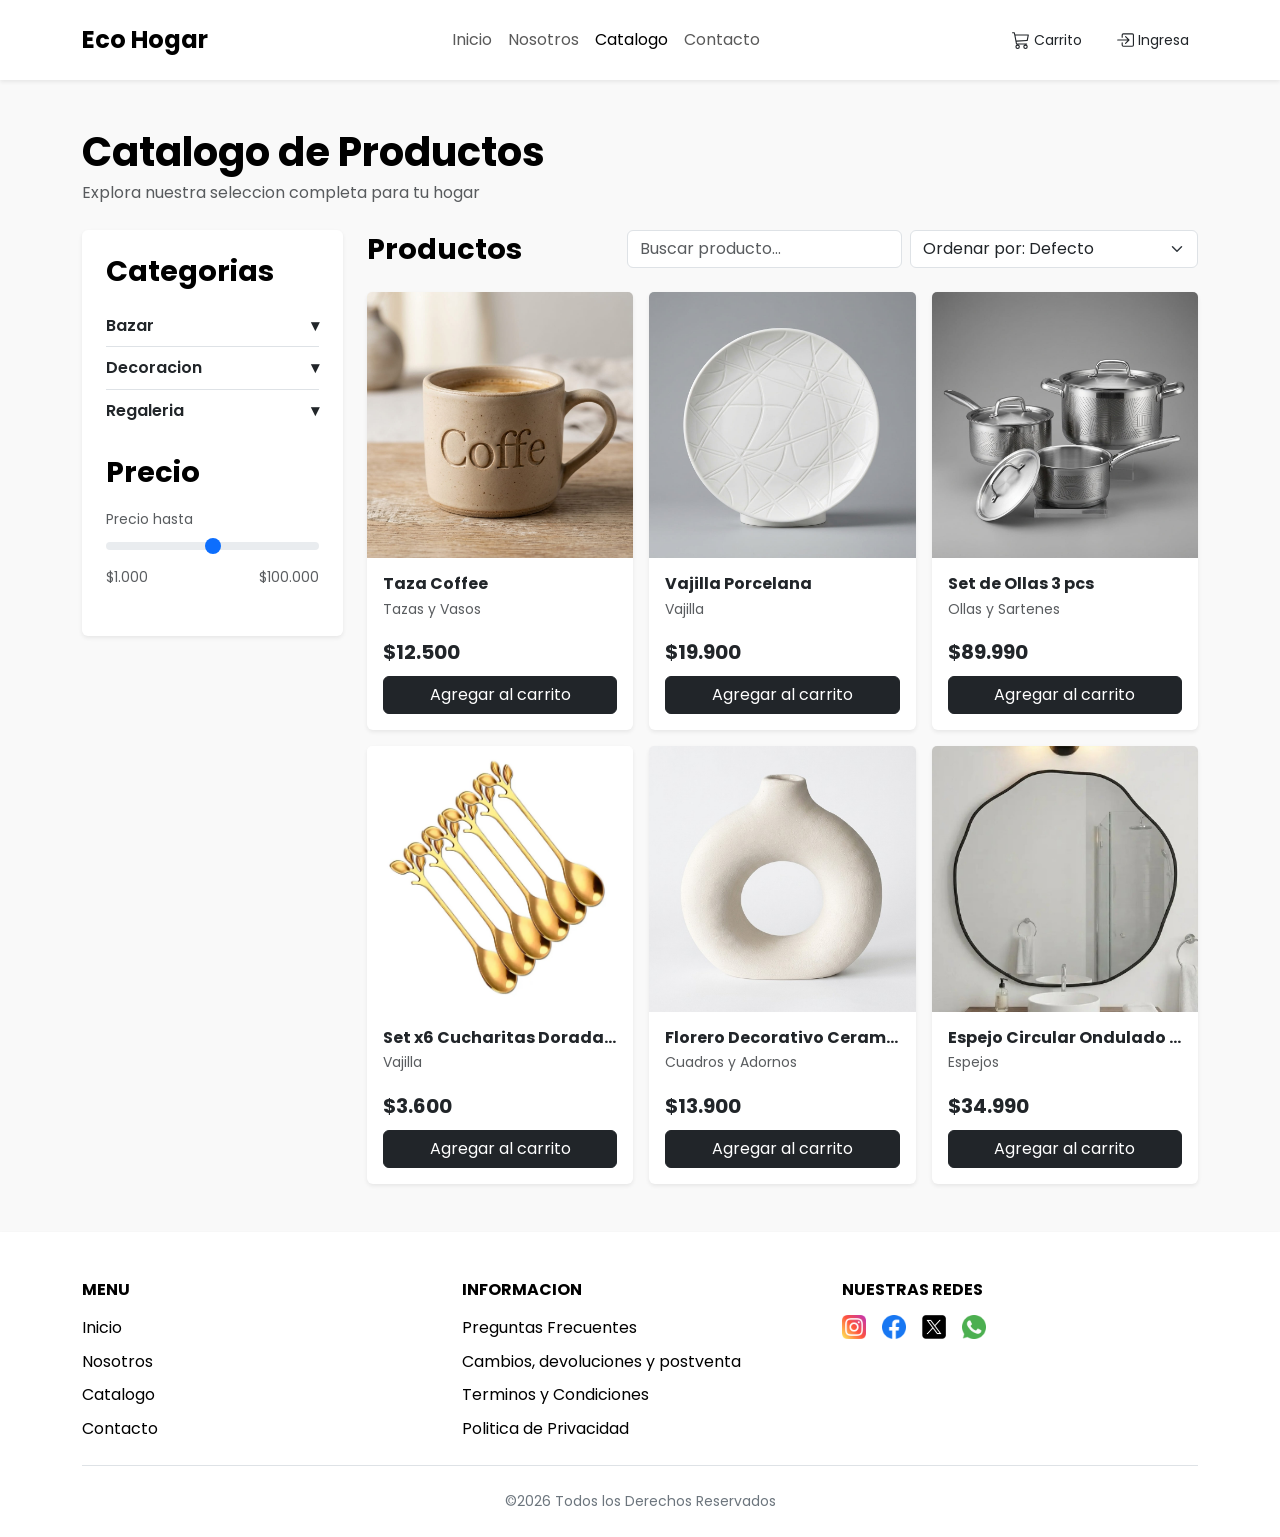
<file: pages/catalogo.html>
<!DOCTYPE html>
<html lang="es">
<head>
    <meta charset="UTF-8">
    <meta name="viewport" content="width=device-width, initial-scale=1.0">
    <title>Catalogo</title>

    <!-- Estilos de Bootstrap -->
    <link href="https://cdn.jsdelivr.net/npm/bootstrap@5.3.8/dist/css/bootstrap.min.css" rel="stylesheet" integrity="sha384-sRIl4kxILFvY47J16cr9ZwB07vP4J8+LH7qKQnuqkuIAvNWLzeN8tE5YBujZqJLB" crossorigin="anonymous">

    <!-- Mi hoja de estilos -->
    <link rel="stylesheet" href="../styles/styles.css">

    <!-- Fuente Roboto y Poppins -->
    <link rel="preconnect" href="https://fonts.googleapis.com">
    <link rel="preconnect" href="https://fonts.gstatic.com" crossorigin>
    <link href="https://fonts.googleapis.com/css2?family=Poppins:ital,wght@0,100;0,200;0,300;0,400;0,500;0,600;0,700;0,800;0,900;1,100;1,200;1,300;1,400;1,500;1,600;1,700;1,800;1,900&family=Roboto:ital,wght@0,100..900;1,100..900&display=swap" rel="stylesheet">
</head>
<body>
    <!--------------------- ENCABEZADO --------------------->
    <header class="sticky-top bg-white shadow-sm">
        <nav class="navbar py-3">
            <div class="container flex-nowrap">
                <a href="../index.html" class="navbar-brand fw-bold fs-4 m-0">Eco Hogar</a>

                <ul class="navbar-nav d-none d-lg-flex flex-row gap-3 mx-auto">
                    <li class="nav-item">
                        <a href="../index.html" class="nav-link">Inicio</a>
                    </li>
                    <li class="nav-item">
                        <a href="./nosotros.html" class="nav-link">Nosotros</a>
                    </li>
                    <li class="nav-item">
                        <a href="./catalogo.html" class="nav-link active" aria-current="page">Catalogo</a>
                    </li>
                    <li class="nav-item">
                        <a href="./contacto.html" class="nav-link">Contacto</a>
                    </li>
                </ul>

                <div class="d-flex gap-2 gap-sm-3">
                    <a href="./carrito.html" class="btn btn-sm d-inline-flex align-items-center gap-1" aria-label="Carrito de compras">
                        <svg xmlns="http://www.w3.org/2000/svg" width="18" height="18" fill="currentColor" class="bi bi-cart3" viewBox="0 0 16 16" aria-hidden="true">
                            <path d="M0 1.5A.5.5 0 0 1 .5 1H2a.5.5 0 0 1 .485.379L2.89 3H14.5a.5.5 0 0 1 .49.598l-1 5a.5.5 0 0 1-.465.401l-9.397.472L4.415 11H13a.5.5 0 0 1 0 1H4a.5.5 0 0 1-.491-.408L2.01 3.607 1.61 2H.5a.5.5 0 0 1-.5-.5M3.102 4l.84 4.479 9.144-.459L13.89 4zM5 12a2 2 0 1 0 0 4 2 2 0 0 0 0-4m7 0a2 2 0 1 0 0 4 2 2 0 0 0 0-4m-7 1a1 1 0 1 1 0 2 1 1 0 0 1 0-2m7 0a1 1 0 1 1 0 2 1 1 0 0 1 0-2"/>
                        </svg>
                        <span class="d-none d-sm-inline">Carrito</span>
                    </a>

                    <a href="./login.html" class="btn btn-sm d-inline-flex align-items-center gap-1" aria-label="Ingresar a tu cuenta">
                        <svg xmlns="http://www.w3.org/2000/svg" width="18" height="18" fill="currentColor" class="bi bi-box-arrow-in-right" viewBox="0 0 16 16" aria-hidden="true">
                            <path fill-rule="evenodd" d="M6 3.5a.5.5 0 0 1 .5-.5h8a.5.5 0 0 1 .5.5v9a.5.5 0 0 1-.5.5h-8a.5.5 0 0 1-.5-.5v-2a.5.5 0 0 0-1 0v2A1.5 1.5 0 0 0 6.5 14h8a1.5 1.5 0 0 0 1.5-1.5v-9A1.5 1.5 0 0 0 14.5 2h-8A1.5 1.5 0 0 0 5 3.5v2a.5.5 0 0 0 1 0z"/>
                            <path fill-rule="evenodd" d="M11.854 8.354a.5.5 0 0 0 0-.708l-3-3a.5.5 0 1 0-.708.708L10.293 7.5H1.5a.5.5 0 0 0 0 1h8.793l-2.147 2.146a.5.5 0 0 0 .708.708z"/>
                        </svg>
                        <span class="d-none d-sm-inline">Ingresa</span>
                    </a>

                    <button class="navbar-toggler shadow-sm d-lg-none" type="button" data-bs-toggle="collapse" data-bs-target="#menuMobile" aria-controls="menuMobile" aria-expanded="false" aria-label="Alternar navegacion">
                        <span class="navbar-toggler-icon"></span>
                    </button>
                </div>
            </div>

            <div class="collapse d-lg-none position-absolute top-100 start-0 end-0 bg-white shadow-sm" id="menuMobile">
                <ul class="navbar-nav text-center py-2">
                    <li class="nav-item">
                        <a href="../index.html" class="nav-link">Inicio</a>
                    </li>
                    <li class="nav-item">
                        <a href="./nosotros.html" class="nav-link">Nosotros</a>
                    </li>
                    <li class="nav-item">
                        <a href="./catalogo.html" class="nav-link active" aria-current="page">Catalogo</a>
                    </li>
                    <li class="nav-item">
                        <a href="./contacto.html" class="nav-link">Contacto</a>
                    </li>
                </ul>
            </div>
        </nav>
    </header>

    <!--------------------- CUERPO PRINCIPAL --------------------->
    <main>
        <section class="container my-5">
            <div class="mb-4">
                <h1 class="fw-bold mb-1">Catalogo de Productos</h1>
                <p class="text-muted">Explora nuestra seleccion completa para tu hogar</p>
            </div>
            
            <div class="row g-4 align-items-start">
                <aside class="col-lg-3" aria-label="Filtros del catalogo">
                    <div class="card border-0 shadow-sm p-3 p-md-4">
                        <h2 class="fw-bold mb-3">Categorias</h2>
                        <ul class="list-group list-group-flush mb-4">
                            <li class="list-group-item px-0">
                                <p class="fw-semibold mb-0 d-flex justify-content-between" data-bs-toggle="collapse" data-bs-target="#filtroBazar" role="button"><span>Bazar</span><span>&#9662;</span></p>
                                <ul class="collapse ps-3 mt-1" id="filtroBazar">
                                    <li><span>Tazas y Vasos</span></li>
                                    <li><span>Vajilla</span></li>
                                    <li><span>Ollas y Sartenes</span></li>
                                    <li><span>Utensilios de Cocina</span></li>
                                </ul>
                            </li>
                            <li class="list-group-item px-0">
                                <p class="fw-semibold mb-0 d-flex justify-content-between" data-bs-toggle="collapse" data-bs-target="#filtroDeco" role="button"><span>Decoracion</span><span>&#9662;</span></p>
                                <ul class="collapse ps-3 mt-1" id="filtroDeco">
                                    <li><span>Almohadones y Mantas</span></li>
                                    <li><span>Iluminacion</span></li>
                                    <li><span>Espejos</span></li>
                                    <li><span>Cuadros y Adornos</span></li>
                                </ul>
                            </li>
                            <li class="list-group-item px-0">
                                <p class="fw-semibold mb-0 d-flex justify-content-between" data-bs-toggle="collapse" data-bs-target="#filtroRegaleria" role="button"><span>Regaleria</span><span>&#9662;</span></p>
                                <ul class="collapse ps-3 mt-1" id="filtroRegaleria">
                                    <li><span>Velas y Aromas</span></li>
                                    <li><span>Mates y Sets</span></li>
                                    <li><span>Kits de Regalo</span></li>
                                    <li><span>Agendas y Papeleria</span></li>
                                </ul>
                            </li>
                        </ul>

                        <h2 class="fw-bold mb-3">Precio</h2>
                        <div class="mb-4">
                            <label for="rangoPrecio" class="form-label small text-muted mb-1">Precio hasta</label>
                            <input type="range" class="form-range" min="1000" max="100000" step="2000" id="rangoPrecio">
                            <div class="d-flex justify-content-between small text-muted">
                                <span>$1.000</span>
                                <span>$100.000</span>
                            </div>
                        </div>
                    </div>
                </aside>

                <section class="col-lg-9" aria-labelledby="tituloProductos">
                    <div class="d-flex flex-column flex-md-row justify-content-between align-items-md-center gap-3 mb-4">
                        <h2 id="tituloProductos" class="fw-bold mb-0">Productos</h2>

                        <form class="d-flex flex-column flex-sm-row gap-2" role="search">
                            <label for="buscarProducto" class="visually-hidden">Buscar producto</label>
                            <input id="buscarProducto" type="search" class="form-control" placeholder="Buscar producto...">

                            <label for="ordenarProductos" class="visually-hidden">Ordenar por</label>
                            <select id="ordenarProductos" class="form-select" style="min-width: 180px;">
                                <option selected value="defecto">Ordenar por: Defecto</option>
                                <option value="menor-precio">Menor precio</option>
                                <option value="mayor-precio">Mayor precio</option>
                                <option value="nombre-az">Nombre (A - Z)</option>
                            </select>
                        </form>
                    </div>

                    <div class="row row-cols-2 row-cols-md-2 row-cols-lg-3 g-3">
                        <div class="col">
                            <article class="card h-100 shadow-sm border-0">
                                <img src="../assets/images/products/taza-ceramica-grabado-coffe.jpg" class="card-img-top" alt="Taza de ceramica con grabado coffee">
                                <div class="card-body d-flex flex-column">
                                    <h3 class="h6 card-title fw-bold text-truncate mb-1" title="Taza Coffee">Taza Coffee</h3>
                                    <span class="text-muted small mb-2">Tazas y Vasos</span>
                                    <span class="fw-bold fs-5 my-2">$12.500</span>
                                    <button type="button" class="btn btn-dark mt-auto w-100">Agregar al carrito</button>
                                </div>
                            </article>
                        </div>

                        <div class="col">
                            <article class="card h-100 shadow-sm border-0">
                                <img src="../assets/images/products/plato-porcelana-blanca-circular.jpg" class="card-img-top" alt="Plato playo de porcelana blanca circular">
                                <div class="card-body d-flex flex-column">
                                    <h3 class="h6 card-title fw-bold text-truncate mb-1" title="Vajilla Porcelana">Vajilla Porcelana</h3>
                                    <span class="text-muted small mb-2">Vajilla</span>
                                    <span class="fw-bold fs-5 my-2">$19.900</span>
                                    <button type="button" class="btn btn-dark mt-auto w-100">Agregar al carrito</button>
                                </div>
                            </article>
                        </div>

                        <div class="col">
                            <article class="card h-100 shadow-sm border-0">
                                <img src="../assets/images/products/set-de-ollas-acero-inoxidable-3-piezas.jpg" class="card-img-top" alt="Set de ollas de acero inoxidable de 3 piezas">
                                <div class="card-body d-flex flex-column">
                                    <h3 class="h6 card-title fw-bold text-truncate mb-1" title="Set de Ollas 3 pcs">Set de Ollas 3 pcs</h3>
                                    <span class="text-muted small mb-2">Ollas y Sartenes</span>
                                    <span class="fw-bold fs-5 my-2">$89.990</span>
                                    <button type="button" class="btn btn-dark mt-auto w-100">Agregar al carrito</button>
                                </div>
                            </article>
                        </div>

                        <div class="col">
                            <article class="card h-100 shadow-sm border-0">
                                <img src="../assets/images/products/set-cucharitas-doradas-hojas.jpg" class="card-img-top" alt="Set por 6 cucharitas doradas con detalle de hojas">
                                <div class="card-body d-flex flex-column">
                                    <h3 class="h6 card-title fw-bold text-truncate mb-1" title="Set x6 Cucharitas Doradas Rama con Hojas">Set x6 Cucharitas Doradas Rama con Hojas</h3>
                                    <span class="text-muted small mb-2">Vajilla</span>
                                    <span class="fw-bold fs-5 my-2">$3.600</span>
                                    <button type="button" class="btn btn-dark mt-auto w-100">Agregar al carrito</button>
                                </div>
                            </article>
                        </div>

                        <div class="col">
                            <article class="card h-100 shadow-sm border-0">
                                <img src="../assets/images/products/florero-ceramica-mate-forma-o.jpg" class="card-img-top" alt="Florero decorativo de cerámica acabado mate con forma de O">
                                <div class="card-body d-flex flex-column">
                                    <h3 class="h6 card-title fw-bold text-truncate mb-1" title="Florero Decorativo Ceramica Mate Forma O">Florero Decorativo Ceramica Mate Froma O</h3>
                                    <span class="text-muted small mb-2">Cuadros y Adornos</span>
                                    <span class="fw-bold fs-5 my-2">$13.900</span>
                                    <button type="button" class="btn btn-dark mt-auto w-100">Agregar al carrito</button>
                                </div>
                            </article>
                        </div>

                        <div class="col">
                            <article class="card h-100 shadow-sm border-0">
                                <img src="../assets/images/products/espejo-circular-60cm-ondas.jpg" class="card-img-top" alt="Espejo circular de 60cm de diamentro borde ondulado">
                                <div class="card-body d-flex flex-column">
                                    <h3 class="h6 card-title fw-bold text-truncate mb-1" title="Espejo Circular Ondulado 60cm">Espejo Circular Ondulado 60cm</h3>
                                    <span class="text-muted small mb-2">Espejos</span>
                                    <span class="fw-bold fs-5 my-2">$34.990</span>
                                    <button type="button" class="btn btn-dark mt-auto w-100">Agregar al carrito</button>
                                </div>
                            </article>
                        </div>
                    </div>
                </section>
            </div>
        </section>
    </main>

    <!--------------------- PIE DE PAGINA --------------------->
    <footer class="bg-white shadow-sm pt-5 pb-4 mt-5">
        <div class="container">
            <div class="row g-4 justify-content-between">
                <div class="col-12 col-sm-6 col-lg-4">
                    <h4 class="h6 fw-bold text-uppercase mb-3">Menu</h4>
                    <ul class="d-flex flex-column gap-2">
                        <li><a href="../index.html">Inicio</a></li>
                        <li><a href="./nosotros.html">Nosotros</a></li>
                        <li><a href="./catalogo.html" aria-current="page">Catalogo</a></li>
                        <li><a href="./contacto.html">Contacto</a></li>
                    </ul>
                </div>

                <div class="col-12 col-sm-6 col-lg-4">
                    <h4 class="h6 fw-bold text-uppercase mb-3">Informacion</h4>
                    <ul class="d-flex flex-column gap-2">
                        <li><a href="./faq.html">Preguntas Frecuentes</a></li>
                        <li><a href="./returns-policy.html">Cambios, devoluciones y postventa</a></li>
                        <li><a href="./terms-and-conditions.html">Terminos y Condiciones</a></li>
                        <li><a href="./privacy-policy.html">Politica de Privacidad</a></li>
                    </ul>
                </div>

                <div class="col-12 col-lg-4">
                    <h4 class="h6 fw-bold text-uppercase mb-3">Nuestras Redes</h4>
                    <ul class="d-flex align-items-center gap-3">
                        <li>
                            <a href="https://www.instagram.com" target="_blank" rel="noopener noreferrer" class="d-inline-flex align-items-center" aria-label="Seguinos en Instagram"><img src="../assets/logos/instagram.png" alt="Seguinos en Instagram" width="24" height="24" class="img-fluid"></a>
                        </li>
                        <li>
                            <a href="https://www.facebook.com" target="_blank" rel="noopener noreferrer" class="d-inline-flex align-items-center" aria-label="Seguinos en Facebook"><img src="../assets/logos/facebook.png" alt="Seguinos en Facebook" width="24" height="24" class="img-fluid"></a>
                        </li>
                        <li>
                            <a href="https://x.com" target="_blank" rel="noopener noreferrer" class="d-inline-flex align-items-center" aria-label="Seguinos en X (Ex-Twitter)"><img src="../assets/logos/x.png" alt="Seguinos en X (Ex-Twitter)" width="24" height="24" class="img-fluid"></a>
                        </li>
                        <li>
                            <a href="https://www.whatsapp.com" target="_blank" rel="noopener noreferrer" class="d-inline-flex align-items-center" aria-label="Envianos un WhatsApp"><img src="../assets/logos/whatsapp.png" alt="Envianos un WhatsApp" width="24" height="24" class="img-fluid"></a>
                        </li>
                    </ul>
                </div>
            </div>

            <div class="border-top pt-4 mt-4 text-center text-secondary small">
                <p>&copy;<span id="year">2026</span> Todos los Derechos Reservados</p>
            </div>
        </div>
    </footer>

    <!-- Funcionalidades de Bootstrap -->
    <script src="https://cdn.jsdelivr.net/npm/bootstrap@5.3.8/dist/js/bootstrap.bundle.min.js" integrity="sha384-FKyoEForCGlyvwx9Hj09JcYn3nv7wiPVlz7YYwJrWVcXK/BmnVDxM+D2scQbITxI" crossorigin="anonymous"></script>
    <script>
        document.getElementById('year').textContent = new Date().getFullYear();
    </script>
</body>
</html>
</file>
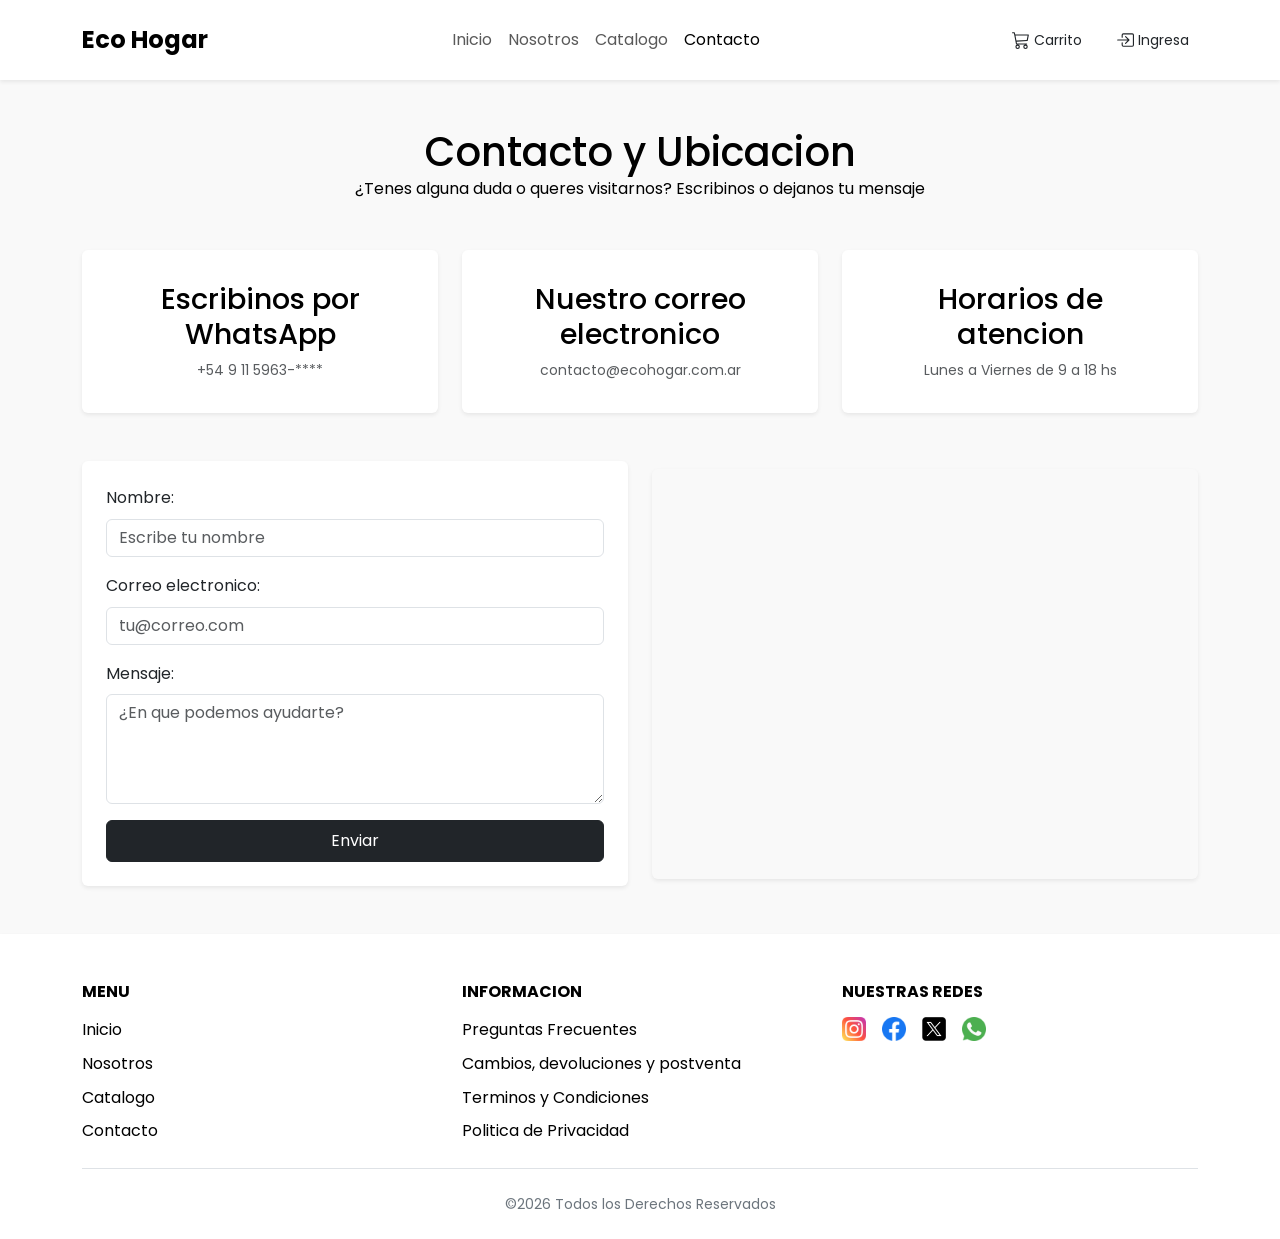
<file: pages/contacto.html>
<!DOCTYPE html>
<html lang="es">
<head>
    <meta charset="UTF-8">
    <meta name="viewport" content="width=device-width, initial-scale=1.0">
    <title>Contacto</title>

    <!-- Estilos de Bootstrap -->
    <link href="https://cdn.jsdelivr.net/npm/bootstrap@5.3.8/dist/css/bootstrap.min.css" rel="stylesheet" integrity="sha384-sRIl4kxILFvY47J16cr9ZwB07vP4J8+LH7qKQnuqkuIAvNWLzeN8tE5YBujZqJLB" crossorigin="anonymous">

    <!-- Mi hoja de estilos -->
    <link rel="stylesheet" href="../styles/styles.css">

    <!-- Fuente Roboto y Poppins -->
    <link rel="preconnect" href="https://fonts.googleapis.com">
    <link rel="preconnect" href="https://fonts.gstatic.com" crossorigin>
    <link href="https://fonts.googleapis.com/css2?family=Poppins:ital,wght@0,100;0,200;0,300;0,400;0,500;0,600;0,700;0,800;0,900;1,100;1,200;1,300;1,400;1,500;1,600;1,700;1,800;1,900&family=Roboto:ital,wght@0,100..900;1,100..900&display=swap" rel="stylesheet">
</head>
<body>
    <!--------------------- ENCABEZADO --------------------->
    <header class="sticky-top bg-white shadow-sm">
        <nav class="navbar py-3">
            <div class="container flex-nowrap">
                <a href="../index.html" class="navbar-brand fw-bold fs-4 m-0">Eco Hogar</a>

                <ul class="navbar-nav d-none d-lg-flex flex-row gap-3 mx-auto">
                    <li class="nav-item">
                        <a href="../index.html" class="nav-link">Inicio</a>
                    </li>
                    <li class="nav-item">
                        <a href="./nosotros.html" class="nav-link">Nosotros</a>
                    </li>
                    <li class="nav-item">
                        <a href="./catalogo.html" class="nav-link">Catalogo</a>
                    </li>
                    <li class="nav-item">
                        <a href="./contacto.html" class="nav-link active" aria-current="page">Contacto</a>
                    </li>
                </ul>

                <div class="d-flex gap-2 gap-sm-3">
                    <a href="./carrito.html" class="btn btn-sm d-inline-flex align-items-center gap-1" aria-label="Carrito de compras">
                        <svg xmlns="http://www.w3.org/2000/svg" width="18" height="18" fill="currentColor" class="bi bi-cart3" viewBox="0 0 16 16" aria-hidden="true">
                            <path d="M0 1.5A.5.5 0 0 1 .5 1H2a.5.5 0 0 1 .485.379L2.89 3H14.5a.5.5 0 0 1 .49.598l-1 5a.5.5 0 0 1-.465.401l-9.397.472L4.415 11H13a.5.5 0 0 1 0 1H4a.5.5 0 0 1-.491-.408L2.01 3.607 1.61 2H.5a.5.5 0 0 1-.5-.5M3.102 4l.84 4.479 9.144-.459L13.89 4zM5 12a2 2 0 1 0 0 4 2 2 0 0 0 0-4m7 0a2 2 0 1 0 0 4 2 2 0 0 0 0-4m-7 1a1 1 0 1 1 0 2 1 1 0 0 1 0-2m7 0a1 1 0 1 1 0 2 1 1 0 0 1 0-2"/>
                        </svg>
                        <span class="d-none d-sm-inline">Carrito</span>
                    </a>

                    <a href="./login.html" class="btn btn-sm d-inline-flex align-items-center gap-1" aria-label="Ingresar a tu cuenta">
                        <svg xmlns="http://www.w3.org/2000/svg" width="18" height="18" fill="currentColor" class="bi bi-box-arrow-in-right" viewBox="0 0 16 16" aria-hidden="true">
                            <path fill-rule="evenodd" d="M6 3.5a.5.5 0 0 1 .5-.5h8a.5.5 0 0 1 .5.5v9a.5.5 0 0 1-.5.5h-8a.5.5 0 0 1-.5-.5v-2a.5.5 0 0 0-1 0v2A1.5 1.5 0 0 0 6.5 14h8a1.5 1.5 0 0 0 1.5-1.5v-9A1.5 1.5 0 0 0 14.5 2h-8A1.5 1.5 0 0 0 5 3.5v2a.5.5 0 0 0 1 0z"/>
                            <path fill-rule="evenodd" d="M11.854 8.354a.5.5 0 0 0 0-.708l-3-3a.5.5 0 1 0-.708.708L10.293 7.5H1.5a.5.5 0 0 0 0 1h8.793l-2.147 2.146a.5.5 0 0 0 .708.708z"/>
                        </svg>
                        <span class="d-none d-sm-inline">Ingresa</span>
                    </a>

                    <button class="navbar-toggler shadow-sm d-lg-none" type="button" data-bs-toggle="collapse" data-bs-target="#menuMobile" aria-controls="menuMobile" aria-expanded="false" aria-label="Alternar navegacion">
                        <span class="navbar-toggler-icon"></span>
                    </button>
                </div>
            </div>

            <div class="collapse d-lg-none position-absolute top-100 start-0 end-0 bg-white shadow-sm" id="menuMobile">
                <ul class="navbar-nav text-center py-2">
                    <li class="nav-item">
                        <a href="../index.html" class="nav-link">Inicio</a>
                    </li>
                    <li class="nav-item">
                        <a href="./nosotros.html" class="nav-link">Nosotros</a>
                    </li>
                    <li class="nav-item">
                        <a href="./catalogo.html" class="nav-link">Catalogo</a>
                    </li>
                    <li class="nav-item">
                        <a href="./contacto.html" class="nav-link active" aria-current="page">Contacto</a>
                    </li>
                </ul>
            </div>
        </nav>
    </header>

    <!--------------------- CUERPO PRINCIPAL --------------------->
    <main>
        <section class="container my-5">
            <div class="text-center mb-5">
                <h1>Contacto y Ubicacion</h1>
                <p>¿Tenes alguna duda o queres visitarnos? Escribinos o dejanos tu mensaje</p>
            </div>

            <div class="row g-4 mb-5 text-center">
                <div class="col-md-4">
                    <div class="card h-100 shadow-sm border-0 p-3">
                        <div class="card-body">
                            <h2 class="mb-2">Escribinos por WhatsApp</h2>
                            <p class="text-muted small mb-0">+54 9 11 5963-****</p>
                        </div>
                    </div>
                </div>
                <div class="col-md-4">
                    <div class="card h-100 shadow-sm border-0 p-3">
                        <div class="card-body">
                            <h2 class="mb-2">Nuestro correo electronico</h2>
                            <p class="text-muted small mb-0">contacto@ecohogar.com.ar</p>
                        </div>
                    </div>
                </div>
                <div class="col-md-4">
                    <div class="card h-100 shadow-sm border-0 p-3">
                        <div class="card-body">
                            <h2 class="mb-2">Horarios de atencion</h2>
                            <p class="text-muted small mb-0">Lunes a Viernes de 9 a 18 hs</p>
                        </div>
                    </div>
                </div>
            </div>

            <div class="row g-4 align-items-center">
                <div class="col-lg-6">
                    <div class="card shadow-sm border-0 p-4">
                        <form action="">
                            <div class="mb-3">
                                <label for="nombre" class="form-label">Nombre:</label>
                                <input type="text" class="form-control" id="nombre" placeholder="Escribe tu nombre" required>
                            </div>

                            <div class="mb-3">
                                <label for="email" class="form-label">Correo electronico:</label>
                                <input type="email" class="form-control" id="email" placeholder="tu@correo.com" required>
                            </div>

                            <div class="mb-3">
                                <label for="mensaje" class="form-label">Mensaje:</label>
                                <textarea class="form-control" id="mensaje" rows="4" placeholder="¿En que podemos ayudarte?"></textarea>
                            </div>

                            <button type="submit" class="btn btn-dark w-100 py-2">Enviar</button>
                        </form>
                    </div>
                </div>

                <div class="col-lg-6">
                    <div class="ratio ratio-4x3 shadow-sm rounded overflow-hidden">
                        <iframe src="https://www.google.com/maps/embed?pb=!1m18!1m12!1m3!1d3286.3082298830523!2d-58.49125482493181!3d-34.54575045443813!2m3!1f0!2f0!3f0!3m2!1i1024!2i768!4f13.1!3m3!1m2!1s0x95bcb6c049b27a89%3A0xb4aff81f5c83b76b!2sDot%20Baires%20Shopping!5e0!3m2!1ses!2sar!4v1794008089907!5m2!1ses!2sar" width="600" height="450" style="border:0;" allowfullscreen="" loading="lazy" referrerpolicy="strict-origin-when-cross-origin"></iframe>
                    </div>
                </div>
            </div>
        </section>
    </main>

    <!--------------------- PIE DE PAGINA --------------------->
    <footer class="bg-white shadow-sm pt-5 pb-4 mt-5">
        <div class="container">
            <div class="row g-4 justify-content-between">
                <div class="col-12 col-sm-6 col-lg-4">
                    <h4 class="h6 fw-bold text-uppercase mb-3">Menu</h4>
                    <ul class="d-flex flex-column gap-2">
                        <li><a href="../index.html">Inicio</a></li>
                        <li><a href="./nosotros.html">Nosotros</a></li>
                        <li><a href="./catalogo.html">Catalogo</a></li>
                        <li><a href="./contacto.html" aria-current="page">Contacto</a></li>
                    </ul>
                </div>

                <div class="col-12 col-sm-6 col-lg-4">
                    <h4 class="h6 fw-bold text-uppercase mb-3">Informacion</h4>
                    <ul class="d-flex flex-column gap-2">
                        <li><a href="./faq.html">Preguntas Frecuentes</a></li>
                        <li><a href="./returns-policy.html">Cambios, devoluciones y postventa</a></li>
                        <li><a href="./terms-and-conditions.html">Terminos y Condiciones</a></li>
                        <li><a href="./privacy-policy.html">Politica de Privacidad</a></li>
                    </ul>
                </div>

                <div class="col-12 col-lg-4">
                    <h4 class="h6 fw-bold text-uppercase mb-3">Nuestras Redes</h4>
                    <ul class="d-flex align-items-center gap-3">
                        <li>
                            <a href="https://www.instagram.com" target="_blank" rel="noopener noreferrer" class="d-inline-flex align-items-center" aria-label="Seguinos en Instagram"><img src="../assets/logos/instagram.png" alt="Seguinos en Instagram" width="24" height="24" class="img-fluid"></a>
                        </li>
                        <li>
                            <a href="https://www.facebook.com" target="_blank" rel="noopener noreferrer" class="d-inline-flex align-items-center" aria-label="Seguinos en Facebook"><img src="../assets/logos/facebook.png" alt="Seguinos en Facebook" width="24" height="24" class="img-fluid"></a>
                        </li>
                        <li>
                            <a href="https://x.com" target="_blank" rel="noopener noreferrer" class="d-inline-flex align-items-center" aria-label="Seguinos en X (Ex-Twitter)"><img src="../assets/logos/x.png" alt="Seguinos en X (Ex-Twitter)" width="24" height="24" class="img-fluid"></a>
                        </li>
                        <li>
                            <a href="https://www.whatsapp.com" target="_blank" rel="noopener noreferrer" class="d-inline-flex align-items-center" aria-label="Envianos un WhatsApp"><img src="../assets/logos/whatsapp.png" alt="Envianos un WhatsApp" width="24" height="24" class="img-fluid"></a>
                        </li>
                    </ul>
                </div>
            </div>

            <div class="border-top pt-4 mt-4 text-center text-secondary small">
                <p>&copy;<span id="year">2026</span> Todos los Derechos Reservados</p>
            </div>
        </div>
    </footer>

    <!-- Funcionalidades de Bootstrap -->
    <script src="https://cdn.jsdelivr.net/npm/bootstrap@5.3.8/dist/js/bootstrap.bundle.min.js" integrity="sha384-FKyoEForCGlyvwx9Hj09JcYn3nv7wiPVlz7YYwJrWVcXK/BmnVDxM+D2scQbITxI" crossorigin="anonymous"></script>
    <script>
        document.getElementById('year').textContent = new Date().getFullYear();
    </script>
</body>
</html>
</file>
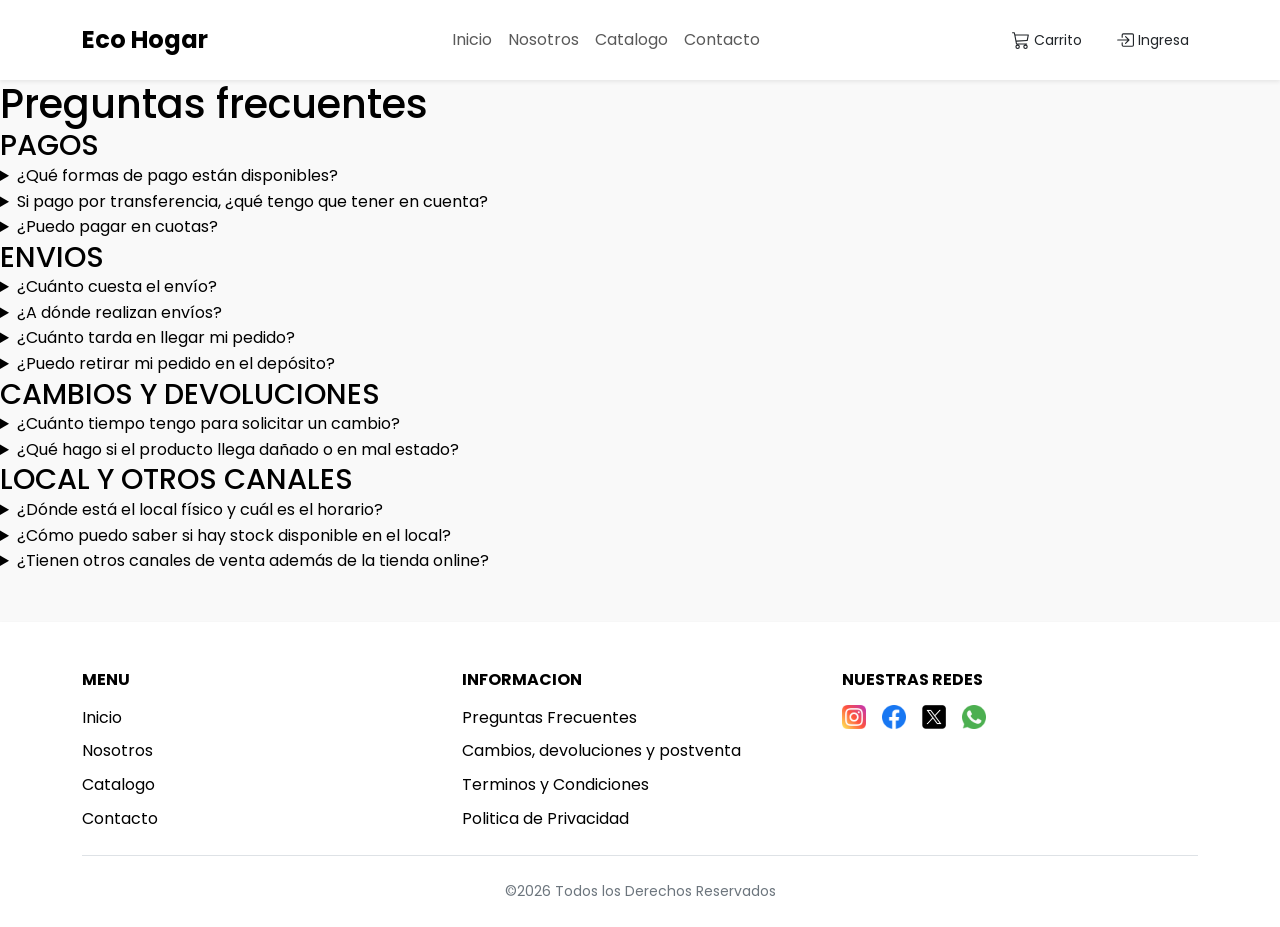
<file: pages/faq.html>
<!DOCTYPE html>
<html lang="es">
<head>
    <meta charset="UTF-8">
    <meta name="viewport" content="width=device-width, initial-scale=1.0">
    <title>Preguntas Frecuentes</title>

    <!-- Estilos de Bootstrap -->
    <link href="https://cdn.jsdelivr.net/npm/bootstrap@5.3.8/dist/css/bootstrap.min.css" rel="stylesheet" integrity="sha384-sRIl4kxILFvY47J16cr9ZwB07vP4J8+LH7qKQnuqkuIAvNWLzeN8tE5YBujZqJLB" crossorigin="anonymous">

    <!-- Mi hoja de estilos -->
    <link rel="stylesheet" href="../styles/styles.css">

    <!-- Fuente Roboto y Poppins -->
    <link rel="preconnect" href="https://fonts.googleapis.com">
    <link rel="preconnect" href="https://fonts.gstatic.com" crossorigin>
    <link href="https://fonts.googleapis.com/css2?family=Poppins:ital,wght@0,100;0,200;0,300;0,400;0,500;0,600;0,700;0,800;0,900;1,100;1,200;1,300;1,400;1,500;1,600;1,700;1,800;1,900&family=Roboto:ital,wght@0,100..900;1,100..900&display=swap" rel="stylesheet">
</head>
<body>
    <!--------------------- ENCABEZADO --------------------->
    <header class="sticky-top bg-white shadow-sm">
        <nav class="navbar py-3">
            <div class="container flex-nowrap">
                <a href="../index.html" class="navbar-brand fw-bold fs-4 m-0">Eco Hogar</a>

                <ul class="navbar-nav d-none d-lg-flex flex-row gap-3 mx-auto">
                    <li class="nav-item">
                        <a href="../index.html" class="nav-link">Inicio</a>
                    </li>
                    <li class="nav-item">
                        <a href="./nosotros.html" class="nav-link">Nosotros</a>
                    </li>
                    <li class="nav-item">
                        <a href="./catalogo.html" class="nav-link">Catalogo</a>
                    </li>
                    <li class="nav-item">
                        <a href="./contacto.html" class="nav-link">Contacto</a>
                    </li>
                </ul>

                <div class="d-flex gap-2 gap-sm-3">
                    <a href="./carrito.html" class="btn btn-sm d-inline-flex align-items-center gap-1" aria-label="Carrito de compras">
                        <svg xmlns="http://www.w3.org/2000/svg" width="18" height="18" fill="currentColor" class="bi bi-cart3" viewBox="0 0 16 16" aria-hidden="true">
                            <path d="M0 1.5A.5.5 0 0 1 .5 1H2a.5.5 0 0 1 .485.379L2.89 3H14.5a.5.5 0 0 1 .49.598l-1 5a.5.5 0 0 1-.465.401l-9.397.472L4.415 11H13a.5.5 0 0 1 0 1H4a.5.5 0 0 1-.491-.408L2.01 3.607 1.61 2H.5a.5.5 0 0 1-.5-.5M3.102 4l.84 4.479 9.144-.459L13.89 4zM5 12a2 2 0 1 0 0 4 2 2 0 0 0 0-4m7 0a2 2 0 1 0 0 4 2 2 0 0 0 0-4m-7 1a1 1 0 1 1 0 2 1 1 0 0 1 0-2m7 0a1 1 0 1 1 0 2 1 1 0 0 1 0-2"/>
                        </svg>
                        <span class="d-none d-sm-inline">Carrito</span>
                    </a>

                    <a href="./login.html" class="btn btn-sm d-inline-flex align-items-center gap-1" aria-label="Ingresar a tu cuenta">
                        <svg xmlns="http://www.w3.org/2000/svg" width="18" height="18" fill="currentColor" class="bi bi-box-arrow-in-right" viewBox="0 0 16 16" aria-hidden="true">
                            <path fill-rule="evenodd" d="M6 3.5a.5.5 0 0 1 .5-.5h8a.5.5 0 0 1 .5.5v9a.5.5 0 0 1-.5.5h-8a.5.5 0 0 1-.5-.5v-2a.5.5 0 0 0-1 0v2A1.5 1.5 0 0 0 6.5 14h8a1.5 1.5 0 0 0 1.5-1.5v-9A1.5 1.5 0 0 0 14.5 2h-8A1.5 1.5 0 0 0 5 3.5v2a.5.5 0 0 0 1 0z"/>
                            <path fill-rule="evenodd" d="M11.854 8.354a.5.5 0 0 0 0-.708l-3-3a.5.5 0 1 0-.708.708L10.293 7.5H1.5a.5.5 0 0 0 0 1h8.793l-2.147 2.146a.5.5 0 0 0 .708.708z"/>
                        </svg>
                        <span class="d-none d-sm-inline">Ingresa</span>
                    </a>

                    <button class="navbar-toggler shadow-sm d-lg-none" type="button" data-bs-toggle="collapse" data-bs-target="#menuMobile" aria-controls="menuMobile" aria-expanded="false" aria-label="Alternar navegacion">
                        <span class="navbar-toggler-icon"></span>
                    </button>
                </div>
            </div>

            <div class="collapse d-lg-none position-absolute top-100 start-0 end-0 bg-white shadow-sm" id="menuMobile">
                <ul class="navbar-nav text-center py-2">
                    <li class="nav-item">
                        <a href="../index.html" class="nav-link">Inicio</a>
                    </li>
                    <li class="nav-item">
                        <a href="./nosotros.html" class="nav-link">Nosotros</a>
                    </li>
                    <li class="nav-item">
                        <a href="./catalogo.html" class="nav-link">Catalogo</a>
                    </li>
                    <li class="nav-item">
                        <a href="./contacto.html" class="nav-link">Contacto</a>
                    </li>
                </ul>
            </div>
        </nav>
    </header>

    <!--------------------- CUERPO PRINCIPAL --------------------->
    <main>
        <section>
            <h1>Preguntas frecuentes</h1>
        </section>

        <section>
            <div>
                <h2>PAGOS</h2>
            </div>
            <div>
                <details>
                    <summary>¿Qué formas de pago están disponibles?</summary>
                    <div>
                        <p>Podés pagar con transferencia bancaria, tarjeta de débito o tarjeta de crédito.</p>
                        <p>La transferencia tiene un 30% de descuento sobre el precio de lista.</p>
                    </div>
                </details>

                <details>
                    <summary>Si pago por transferencia, ¿qué tengo que tener en cuenta?</summary>
                    <div>
                        <div>
                            <p><strong>Importante:</strong> el pedido se cancelará automáticamente si no se recibe el pago dentro de las 24 horas de generada la orden.</p>
                        </div>
                        <p>Para que el pago sea procesado correctamente, tené en cuenta lo siguiente:</p>
                        <ul>
                            <li>• Transferí desde una cuenta bancaria a tu nombre.</li>
                            <li>• Transferí el monto exacto de la orden.</li>
                            <li>• No fracciones el pago en varias transferencias.</li>
                            <li>• Realizá la transferencia dentro de las 24 hs desde que generás la orden.</li>
                        </ul>
                        <p>Si el pago no cumple estas condiciones, el monto será devuelto automáticamente a tu cuenta.</p>
                    </div>
                </details>

                <details>
                    <summary>¿Puedo pagar en cuotas?</summary>
                    <div>
                        <p>Sí. Las opciones de financiación varían según el momento y las promociones activas. Podés ver las cuotas disponibles directamente en el checkout al momento de pagar.</p>
                    </div>
                </details>
            </div>
        </section>
        
        <section>
            <div>
                <h2>ENVIOS</h2>
            </div>
            <div>
                <details>
                    <summary>¿Cuánto cuesta el envío?</summary>
                    <div>
                        <p>El costo de envío se calcula en función del total de la compra y tu ubicación. Podés verlo exactamente en el checkout, antes de confirmar el pago, ingresando tu código postal.</p>
                    </div>
                </details>

                <details>
                    <summary>¿A dónde realizan envíos?</summary>
                    <div>
                        <p>Realizamos envíos a todo el país a través de OCA, tanto a domicilio como a sucursal.</p>
                    </div>
                </details>

                <details>
                    <summary>¿Cuánto tarda en llegar mi pedido?</summary>
                    <div>
                        <p>En general, los pedidos se entregan entre 3 y 5 días hábiles después de que se despacha el paquete.</p>
                    </div>
                </details>

                <details>
                    <summary>¿Puedo retirar mi pedido en el depósito?</summary>
                    <div>
                        <p>No. Por el momento solo trabajamos con envío a domicilio o retiro en sucursal de OCA.</p>
                    </div>
                </details>
            </div>
        </section>

        <section>
            <div>
                <h2>CAMBIOS Y DEVOLUCIONES</h2>
            </div>
            <div>
                <details>
                    <summary>¿Cuánto tiempo tengo para solicitar un cambio?</summary>
                    <div>
                        <p>Tenés hasta 10 días corridos desde que recibís tu pedido para solicitar un cambio.</p>
                    </div>
                </details>

                <details>
                    <summary>¿Qué hago si el producto llega dañado o en mal estado?</summary>
                    <div>
                        <p>Escribinos a clientes@ecohogar.com.ar con:</p>
                        <ul>
                            <li>Tu número de orden.</li>
                            <li>Una descripción del problema.</li>
                            <li>Fotos del producto y del packaging si es posible.</li>
                        </ul>
                        <p>Te responderemos a la brevedad para encontrar la mejor solución.</p>
                    </div>
                </details>
            </div>
        </section>

        <section>
            <div>
                <h2>LOCAL Y OTROS CANALES</h2>
            </div>
            <div>
                <details>
                    <summary>¿Dónde está el local físico y cuál es el horario?</summary>
                    <div>
                        <p>Nos encontrás en DOT Baires Shopping, Vedia 3600, CABA</p>
                        <p>Abrimos todos los días de 10 a 22 hs.</p>
                    </div>
                </details>

                <details>
                    <summary>¿Cómo puedo saber si hay stock disponible en el local?</summary>
                    <div>
                        <p>Podés consultarnos directamente por WhatsApp al +54 9 11 5963-**** y te respondemos a la brevedad.</p>
                    </div>
                </details>

                <details>
                    <summary>¿Tienen otros canales de venta además de la tienda online?</summary>
                    <div>
                        <p>Sí. También podés comprarnos a través de nuestra tienda oficial en Mercado Libre.</p>
                    </div>
                </details>
            </div>
        </section>
    </main>

    <!--------------------- PIE DE PAGINA --------------------->
    <footer class="bg-white shadow-sm pt-5 pb-4 mt-5">
        <div class="container">
            <div class="row g-4 justify-content-between">
                <div class="col-12 col-sm-6 col-lg-4">
                    <h4 class="h6 fw-bold text-uppercase mb-3">Menu</h4>
                    <ul class="d-flex flex-column gap-2">
                        <li><a href="../index.html">Inicio</a></li>
                        <li><a href="./nosotros.html">Nosotros</a></li>
                        <li><a href="./catalogo.html">Catalogo</a></li>
                        <li><a href="./contacto.html">Contacto</a></li>
                    </ul>
                </div>

                <div class="col-12 col-sm-6 col-lg-4">
                    <h4 class="h6 fw-bold text-uppercase mb-3">Informacion</h4>
                    <ul class="d-flex flex-column gap-2">
                        <li><a href="./faq.html" aria-current="page">Preguntas Frecuentes</a></li>
                        <li><a href="./returns-policy.html">Cambios, devoluciones y postventa</a></li>
                        <li><a href="./terms-and-conditions.html">Terminos y Condiciones</a></li>
                        <li><a href="./privacy-policy.html">Politica de Privacidad</a></li>
                    </ul>
                </div>

                <div class="col-12 col-lg-4">
                    <h4 class="h6 fw-bold text-uppercase mb-3">Nuestras Redes</h4>
                    <ul class="d-flex align-items-center gap-3">
                        <li>
                            <a href="https://www.instagram.com" target="_blank" rel="noopener noreferrer" class="d-inline-flex align-items-center" aria-label="Seguinos en Instagram"><img src="../assets/logos/instagram.png" alt="Seguinos en Instagram" width="24" height="24" class="img-fluid"></a>
                        </li>
                        <li>
                            <a href="https://www.facebook.com" target="_blank" rel="noopener noreferrer" class="d-inline-flex align-items-center" aria-label="Seguinos en Facebook"><img src="../assets/logos/facebook.png" alt="Seguinos en Facebook" width="24" height="24" class="img-fluid"></a>
                        </li>
                        <li>
                            <a href="https://x.com" target="_blank" rel="noopener noreferrer" class="d-inline-flex align-items-center" aria-label="Seguinos en X (Ex-Twitter)"><img src="../assets/logos/x.png" alt="Seguinos en X (Ex-Twitter)" width="24" height="24" class="img-fluid"></a>
                        </li>
                        <li>
                            <a href="https://www.whatsapp.com" target="_blank" rel="noopener noreferrer" class="d-inline-flex align-items-center" aria-label="Envianos un WhatsApp"><img src="../assets/logos/whatsapp.png" alt="Envianos un WhatsApp" width="24" height="24" class="img-fluid"></a>
                        </li>
                    </ul>
                </div>
            </div>

            <div class="border-top pt-4 mt-4 text-center text-secondary small">
                <p>&copy;<span id="year">2026</span> Todos los Derechos Reservados</p>
            </div>
        </div>
    </footer>

    <!-- Funcionalidades de Bootstrap -->
    <script src="https://cdn.jsdelivr.net/npm/bootstrap@5.3.8/dist/js/bootstrap.bundle.min.js" integrity="sha384-FKyoEForCGlyvwx9Hj09JcYn3nv7wiPVlz7YYwJrWVcXK/BmnVDxM+D2scQbITxI" crossorigin="anonymous"></script>
    <script>
        document.getElementById('year').textContent = new Date().getFullYear();
    </script>
</body>
</html>
</file>
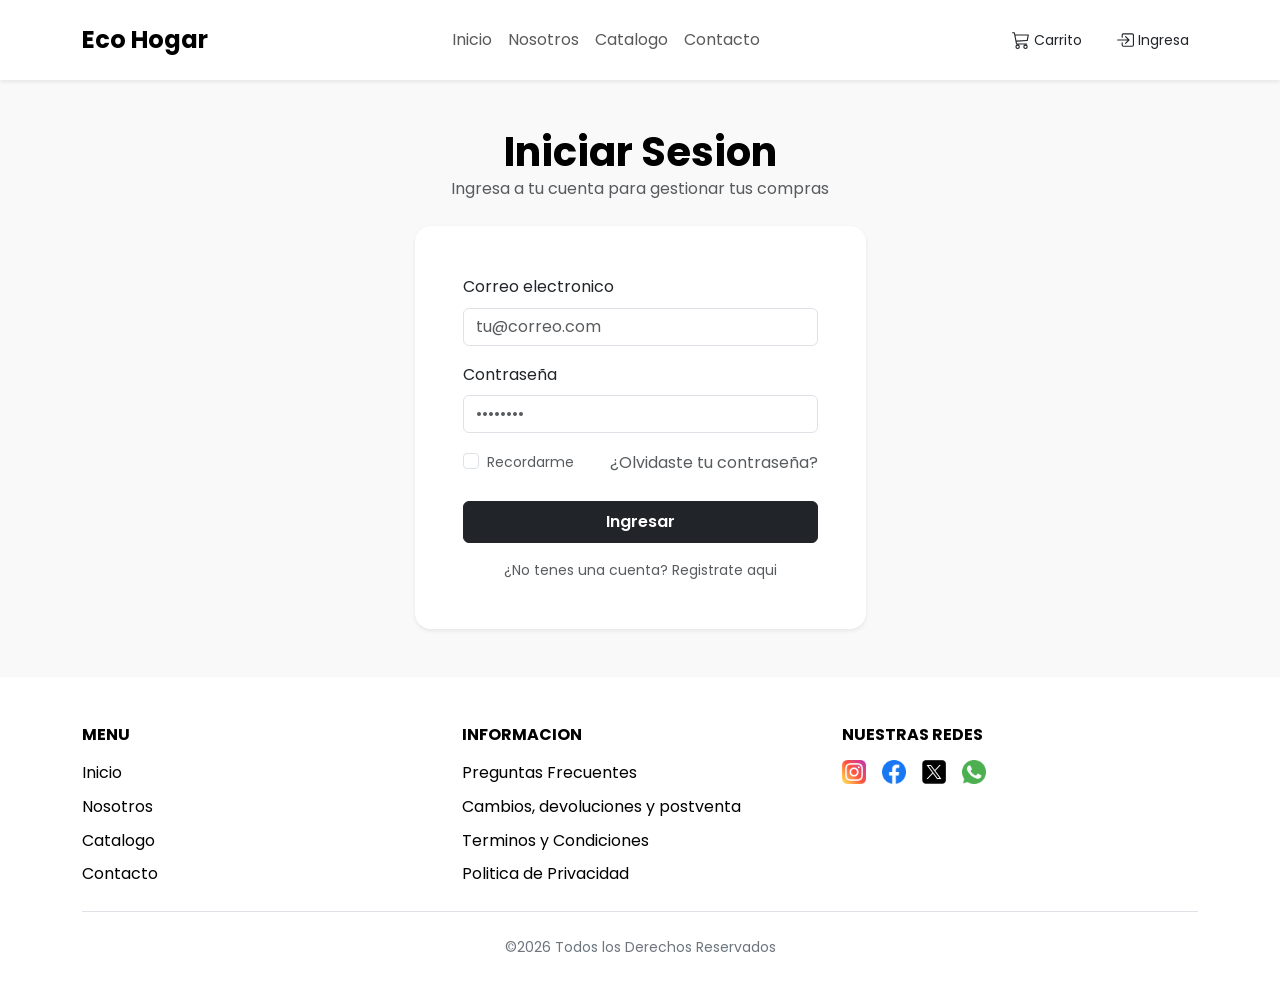
<file: pages/login.html>
<!DOCTYPE html>
<html lang="es">
<head>
    <meta charset="UTF-8">
    <meta name="viewport" content="width=device-width, initial-scale=1.0">
    <title>Ingresa</title>

    <!-- Estilos de Bootstrap -->
    <link href="https://cdn.jsdelivr.net/npm/bootstrap@5.3.8/dist/css/bootstrap.min.css" rel="stylesheet" integrity="sha384-sRIl4kxILFvY47J16cr9ZwB07vP4J8+LH7qKQnuqkuIAvNWLzeN8tE5YBujZqJLB" crossorigin="anonymous">

    <!-- Mi hoja de estilos -->
    <link rel="stylesheet" href="../styles/styles.css">

    <!-- Fuente Roboto y Poppins -->
    <link rel="preconnect" href="https://fonts.googleapis.com">
    <link rel="preconnect" href="https://fonts.gstatic.com" crossorigin>
    <link href="https://fonts.googleapis.com/css2?family=Poppins:ital,wght@0,100;0,200;0,300;0,400;0,500;0,600;0,700;0,800;0,900;1,100;1,200;1,300;1,400;1,500;1,600;1,700;1,800;1,900&family=Roboto:ital,wght@0,100..900;1,100..900&display=swap" rel="stylesheet">
</head>
<body>
    <!--------------------- ENCABEZADO --------------------->
    <header class="sticky-top bg-white shadow-sm">
        <nav class="navbar py-3">
            <div class="container flex-nowrap">
                <a href="../index.html" class="navbar-brand fw-bold fs-4 m-0">Eco Hogar</a>

                <ul class="navbar-nav d-none d-lg-flex flex-row gap-3 mx-auto">
                    <li class="nav-item">
                        <a href="../index.html" class="nav-link">Inicio</a>
                    </li>
                    <li class="nav-item">
                        <a href="./nosotros.html" class="nav-link">Nosotros</a>
                    </li>
                    <li class="nav-item">
                        <a href="./catalogo.html" class="nav-link">Catalogo</a>
                    </li>
                    <li class="nav-item">
                        <a href="./contacto.html" class="nav-link">Contacto</a>
                    </li>
                </ul>

                <div class="d-flex gap-2 gap-sm-3">
                    <a href="./carrito.html" class="btn btn-sm d-inline-flex align-items-center gap-1" aria-label="Carrito de compras">
                        <svg xmlns="http://www.w3.org/2000/svg" width="18" height="18" fill="currentColor" class="bi bi-cart3" viewBox="0 0 16 16" aria-hidden="true">
                            <path d="M0 1.5A.5.5 0 0 1 .5 1H2a.5.5 0 0 1 .485.379L2.89 3H14.5a.5.5 0 0 1 .49.598l-1 5a.5.5 0 0 1-.465.401l-9.397.472L4.415 11H13a.5.5 0 0 1 0 1H4a.5.5 0 0 1-.491-.408L2.01 3.607 1.61 2H.5a.5.5 0 0 1-.5-.5M3.102 4l.84 4.479 9.144-.459L13.89 4zM5 12a2 2 0 1 0 0 4 2 2 0 0 0 0-4m7 0a2 2 0 1 0 0 4 2 2 0 0 0 0-4m-7 1a1 1 0 1 1 0 2 1 1 0 0 1 0-2m7 0a1 1 0 1 1 0 2 1 1 0 0 1 0-2"/>
                        </svg>
                        <span class="d-none d-sm-inline">Carrito</span>
                    </a>

                    <a href="./login.html" class="btn btn-sm d-inline-flex align-items-center gap-1" aria-current="page" aria-label="Ingresar a tu cuenta">
                        <svg xmlns="http://www.w3.org/2000/svg" width="18" height="18" fill="currentColor" class="bi bi-box-arrow-in-right" viewBox="0 0 16 16" aria-hidden="true">
                            <path fill-rule="evenodd" d="M6 3.5a.5.5 0 0 1 .5-.5h8a.5.5 0 0 1 .5.5v9a.5.5 0 0 1-.5.5h-8a.5.5 0 0 1-.5-.5v-2a.5.5 0 0 0-1 0v2A1.5 1.5 0 0 0 6.5 14h8a1.5 1.5 0 0 0 1.5-1.5v-9A1.5 1.5 0 0 0 14.5 2h-8A1.5 1.5 0 0 0 5 3.5v2a.5.5 0 0 0 1 0z"/>
                            <path fill-rule="evenodd" d="M11.854 8.354a.5.5 0 0 0 0-.708l-3-3a.5.5 0 1 0-.708.708L10.293 7.5H1.5a.5.5 0 0 0 0 1h8.793l-2.147 2.146a.5.5 0 0 0 .708.708z"/>
                        </svg>
                        <span class="d-none d-sm-inline">Ingresa</span>
                    </a>

                    <button class="navbar-toggler shadow-sm d-lg-none" type="button" data-bs-toggle="collapse" data-bs-target="#menuMobile" aria-controls="menuMobile" aria-expanded="false" aria-label="Alternar navegacion">
                        <span class="navbar-toggler-icon"></span>
                    </button>
                </div>
            </div>

            <div class="collapse d-lg-none position-absolute top-100 start-0 end-0 bg-white shadow-sm" id="menuMobile">
                <ul class="navbar-nav text-center py-2">
                    <li class="nav-item">
                        <a href="../index.html" class="nav-link">Inicio</a>
                    </li>
                    <li class="nav-item">
                        <a href="./nosotros.html" class="nav-link">Nosotros</a>
                    </li>
                    <li class="nav-item">
                        <a href="./catalogo.html" class="nav-link">Catalogo</a>
                    </li>
                    <li class="nav-item">
                        <a href="./contacto.html" class="nav-link">Contacto</a>
                    </li>
                </ul>
            </div>
        </nav>
    </header>

    <!--------------------- CUERPO PRINCIPAL --------------------->
    <main>
        <section class="container my-5">
            <div class="row justify-content-center align-items-center">
                <div class="col-md-6 col-lg-5">
                    <div class="text-center mb-4">
                        <h1 class="fw-bold">Iniciar Sesion</h1>
                        <p class="text-muted">Ingresa a tu cuenta para gestionar tus compras</p>
                    </div>

                    <div class="card shadow-sm border-0 p-4 p-md-5 rounded-4">
                        <form action="">
                            <div class="mb-3">
                                <label for="email" class="form-label">Correo electronico</label>
                                <input type="email" class="form-control" id="email" placeholder="tu@correo.com" required>
                            </div>

                            <div class="mb-3">
                                <label for="password" class="form-label">Contraseña</label>
                                <input type="text" class="form-control" id="password" placeholder="••••••••" required>
                            </div>

                            <div class="d-flex justify-content-between align-items-center mb-4 text-small">
                                <div class="form-check">
                                    <input type="checkbox" class="form-check-input" id="recordarme">
                                    <label class="form-check-label text-muted small" for="recordarme">Recordarme</label>
                                </div>
                                <p class="text-muted">¿Olvidaste tu contraseña?</p>
                            </div>
                            <button type="submit" class="btn btn-dark w-100 py-2 fw-semibold mb-3">Ingresar</button>
                            <p class="text-center text-muted small mb-0">¿No tenes una cuenta? Registrate aqui</p>
                        </form>
                    </div>
                </div>
            </div>
        </section>
    </main>

    <!--------------------- PIE DE PAGINA --------------------->
    <footer class="bg-white shadow-sm pt-5 pb-4 mt-5">
        <div class="container">
            <div class="row g-4 justify-content-between">
                <div class="col-12 col-sm-6 col-lg-4">
                    <h4 class="h6 fw-bold text-uppercase mb-3">Menu</h4>
                    <ul class="d-flex flex-column gap-2">
                        <li><a href="../index.html">Inicio</a></li>
                        <li><a href="./nosotros.html">Nosotros</a></li>
                        <li><a href="./catalogo.html">Catalogo</a></li>
                        <li><a href="./contacto.html">Contacto</a></li>
                    </ul>
                </div>

                <div class="col-12 col-sm-6 col-lg-4">
                    <h4 class="h6 fw-bold text-uppercase mb-3">Informacion</h4>
                    <ul class="d-flex flex-column gap-2">
                        <li><a href="./faq.html">Preguntas Frecuentes</a></li>
                        <li><a href="./returns-policy.html">Cambios, devoluciones y postventa</a></li>
                        <li><a href="./terms-and-conditions.html">Terminos y Condiciones</a></li>
                        <li><a href="./privacy-policy.html">Politica de Privacidad</a></li>
                    </ul>
                </div>

                <div class="col-12 col-lg-4">
                    <h4 class="h6 fw-bold text-uppercase mb-3">Nuestras Redes</h4>
                    <ul class="d-flex align-items-center gap-3">
                        <li>
                            <a href="https://www.instagram.com" target="_blank" rel="noopener noreferrer" class="d-inline-flex align-items-center" aria-label="Seguinos en Instagram"><img src="../assets/logos/instagram.png" alt="Seguinos en Instagram" width="24" height="24" class="img-fluid"></a>
                        </li>
                        <li>
                            <a href="https://www.facebook.com" target="_blank" rel="noopener noreferrer" class="d-inline-flex align-items-center" aria-label="Seguinos en Facebook"><img src="../assets/logos/facebook.png" alt="Seguinos en Facebook" width="24" height="24" class="img-fluid"></a>
                        </li>
                        <li>
                            <a href="https://x.com" target="_blank" rel="noopener noreferrer" class="d-inline-flex align-items-center" aria-label="Seguinos en X (Ex-Twitter)"><img src="../assets/logos/x.png" alt="Seguinos en X (Ex-Twitter)" width="24" height="24" class="img-fluid"></a>
                        </li>
                        <li>
                            <a href="https://www.whatsapp.com" target="_blank" rel="noopener noreferrer" class="d-inline-flex align-items-center" aria-label="Envianos un WhatsApp"><img src="../assets/logos/whatsapp.png" alt="Envianos un WhatsApp" width="24" height="24" class="img-fluid"></a>
                        </li>
                    </ul>
                </div>
            </div>

            <div class="border-top pt-4 mt-4 text-center text-secondary small">
                <p>&copy;<span id="year">2026</span> Todos los Derechos Reservados</p>
            </div>
        </div>
    </footer>

    <!-- Funcionalidades de Bootstrap -->
    <script src="https://cdn.jsdelivr.net/npm/bootstrap@5.3.8/dist/js/bootstrap.bundle.min.js" integrity="sha384-FKyoEForCGlyvwx9Hj09JcYn3nv7wiPVlz7YYwJrWVcXK/BmnVDxM+D2scQbITxI" crossorigin="anonymous"></script>
    <script>
        document.getElementById('year').textContent = new Date().getFullYear();
    </script>
</body>
</html>
</file>
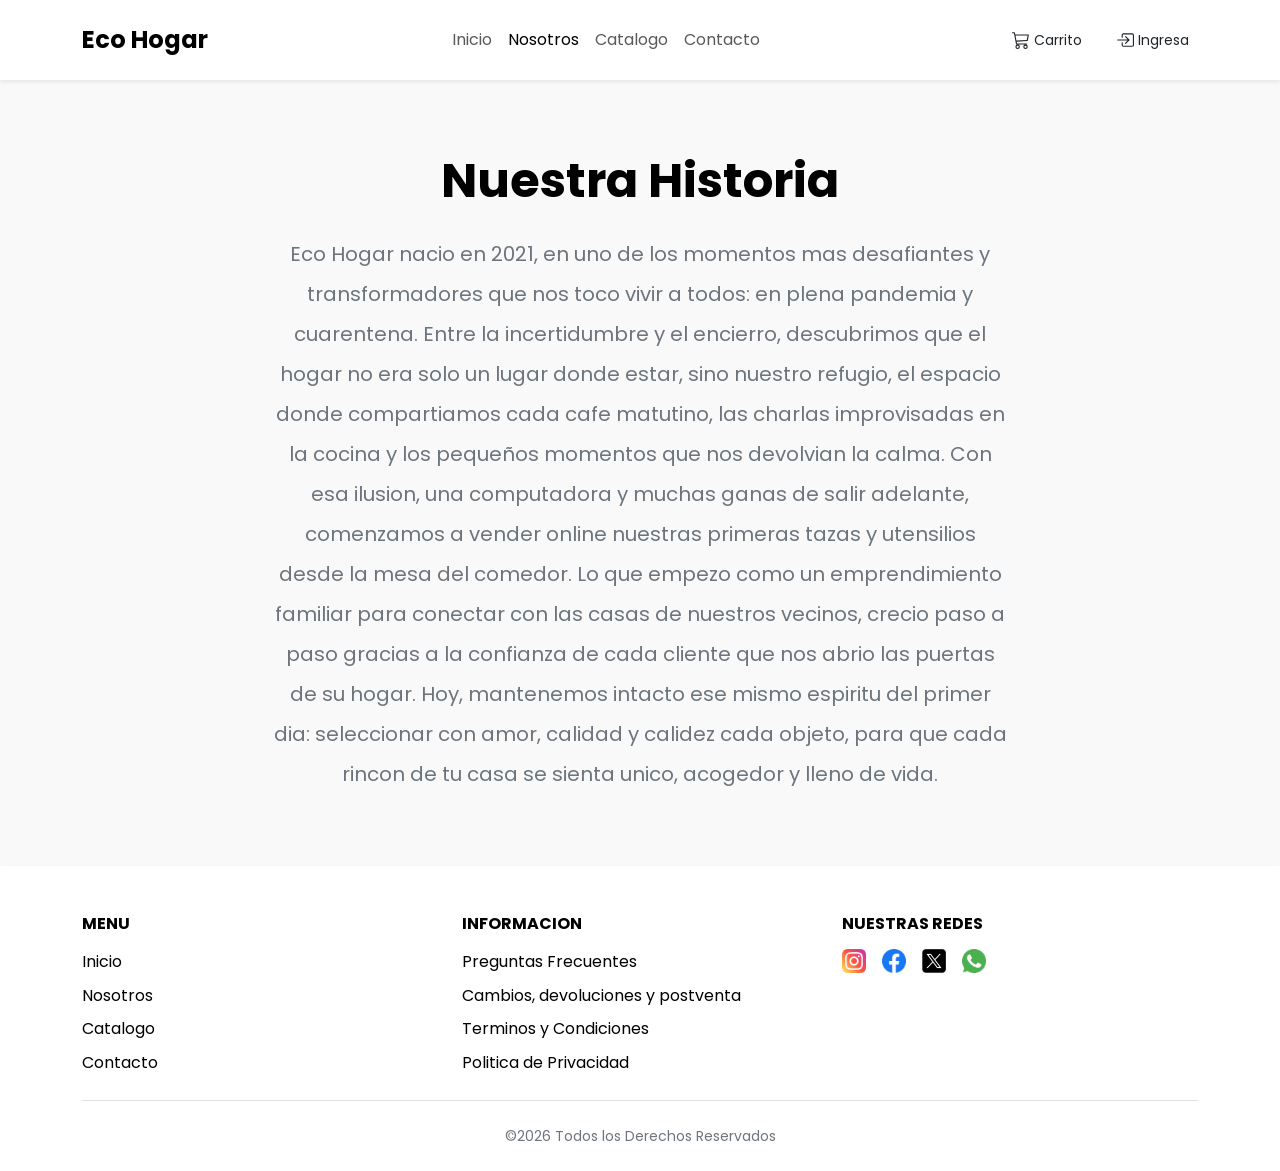
<file: pages/nosotros.html>
<!DOCTYPE html>
<html lang="es">
<head>
    <meta charset="UTF-8">
    <meta name="viewport" content="width=device-width, initial-scale=1.0">
    <title>Nosotros</title>

    <!-- Estilos de Bootstrap -->
    <link href="https://cdn.jsdelivr.net/npm/bootstrap@5.3.8/dist/css/bootstrap.min.css" rel="stylesheet" integrity="sha384-sRIl4kxILFvY47J16cr9ZwB07vP4J8+LH7qKQnuqkuIAvNWLzeN8tE5YBujZqJLB" crossorigin="anonymous">

    <!-- Mi hoja de estilos -->
    <link rel="stylesheet" href="../styles/styles.css">

    <!-- Fuente Roboto y Poppins -->
    <link rel="preconnect" href="https://fonts.googleapis.com">
    <link rel="preconnect" href="https://fonts.gstatic.com" crossorigin>
    <link href="https://fonts.googleapis.com/css2?family=Poppins:ital,wght@0,100;0,200;0,300;0,400;0,500;0,600;0,700;0,800;0,900;1,100;1,200;1,300;1,400;1,500;1,600;1,700;1,800;1,900&family=Roboto:ital,wght@0,100..900;1,100..900&display=swap" rel="stylesheet">
</head>
<body>
    <!--------------------- ENCABEZADO --------------------->
    <header class="sticky-top bg-white shadow-sm">
        <nav class="navbar py-3">
            <div class="container flex-nowrap">
                <a href="../index.html" class="navbar-brand fw-bold fs-4 m-0">Eco Hogar</a>

                <ul class="navbar-nav d-none d-lg-flex flex-row gap-3 mx-auto">
                    <li class="nav-item">
                        <a href="../index.html" class="nav-link">Inicio</a>
                    </li>
                    <li class="nav-item">
                        <a href="./nosotros.html" class="nav-link active" aria-current="page">Nosotros</a>
                    </li>
                    <li class="nav-item">
                        <a href="./catalogo.html" class="nav-link">Catalogo</a>
                    </li>
                    <li class="nav-item">
                        <a href="./contacto.html" class="nav-link">Contacto</a>
                    </li>
                </ul>

                <div class="d-flex gap-2 gap-sm-3">
                    <a href="./carrito.html" class="btn btn-sm d-inline-flex align-items-center gap-1" aria-label="Carrito de compras">
                        <svg xmlns="http://www.w3.org/2000/svg" width="18" height="18" fill="currentColor" class="bi bi-cart3" viewBox="0 0 16 16" aria-hidden="true">
                            <path d="M0 1.5A.5.5 0 0 1 .5 1H2a.5.5 0 0 1 .485.379L2.89 3H14.5a.5.5 0 0 1 .49.598l-1 5a.5.5 0 0 1-.465.401l-9.397.472L4.415 11H13a.5.5 0 0 1 0 1H4a.5.5 0 0 1-.491-.408L2.01 3.607 1.61 2H.5a.5.5 0 0 1-.5-.5M3.102 4l.84 4.479 9.144-.459L13.89 4zM5 12a2 2 0 1 0 0 4 2 2 0 0 0 0-4m7 0a2 2 0 1 0 0 4 2 2 0 0 0 0-4m-7 1a1 1 0 1 1 0 2 1 1 0 0 1 0-2m7 0a1 1 0 1 1 0 2 1 1 0 0 1 0-2"/>
                        </svg>
                        <span class="d-none d-sm-inline">Carrito</span>
                    </a>

                    <a href="./login.html" class="btn btn-sm d-inline-flex align-items-center gap-1" aria-label="Ingresar a tu cuenta">
                        <svg xmlns="http://www.w3.org/2000/svg" width="18" height="18" fill="currentColor" class="bi bi-box-arrow-in-right" viewBox="0 0 16 16" aria-hidden="true">
                            <path fill-rule="evenodd" d="M6 3.5a.5.5 0 0 1 .5-.5h8a.5.5 0 0 1 .5.5v9a.5.5 0 0 1-.5.5h-8a.5.5 0 0 1-.5-.5v-2a.5.5 0 0 0-1 0v2A1.5 1.5 0 0 0 6.5 14h8a1.5 1.5 0 0 0 1.5-1.5v-9A1.5 1.5 0 0 0 14.5 2h-8A1.5 1.5 0 0 0 5 3.5v2a.5.5 0 0 0 1 0z"/>
                            <path fill-rule="evenodd" d="M11.854 8.354a.5.5 0 0 0 0-.708l-3-3a.5.5 0 1 0-.708.708L10.293 7.5H1.5a.5.5 0 0 0 0 1h8.793l-2.147 2.146a.5.5 0 0 0 .708.708z"/>
                        </svg>
                        <span class="d-none d-sm-inline">Ingresa</span>
                    </a>

                    <button class="navbar-toggler shadow-sm d-lg-none" type="button" data-bs-toggle="collapse" data-bs-target="#menuMobile" aria-controls="menuMobile" aria-expanded="false" aria-label="Alternar navegacion">
                        <span class="navbar-toggler-icon"></span>
                    </button>
                </div>
            </div>

            <div class="collapse d-lg-none position-absolute top-100 start-0 end-0 bg-white shadow-sm" id="menuMobile">
                <ul class="navbar-nav text-center py-2">
                    <li class="nav-item">
                        <a href="../index.html" class="nav-link">Inicio</a>
                    </li>
                    <li class="nav-item">
                        <a href="./nosotros.html" class="nav-link active" aria-current="page">Nosotros</a>
                    </li>
                    <li class="nav-item">
                        <a href="./catalogo.html" class="nav-link">Catalogo</a>
                    </li>
                    <li class="nav-item">
                        <a href="./contacto.html" class="nav-link">Contacto</a>
                    </li>
                </ul>
            </div>
        </nav>
    </header>

    <!--------------------- CUERPO PRINCIPAL --------------------->
    <main>
        <section class="container my-5 py-4">
            <div class="text-center mb-4">
                <h1 class="display-5 fw-bold">Nuestra Historia</h1>
            </div>

            <div class="row justify-content-center">
                <div class="col-lg-9 col-xl-8">
                    <p class="text-center fs-5 lh-lg text-secondary">Eco Hogar nacio en 2021, en uno de los momentos mas desafiantes y transformadores que nos toco vivir a todos: en plena pandemia y cuarentena. Entre la incertidumbre y el encierro, descubrimos que el hogar no era solo un lugar donde estar, sino nuestro refugio, el espacio donde compartiamos cada cafe matutino, las charlas improvisadas en la cocina y los pequeños momentos que nos devolvian la calma. Con esa ilusion, una computadora y muchas ganas de salir adelante, comenzamos a vender online nuestras primeras tazas y utensilios desde la mesa del comedor. Lo que empezo como un emprendimiento familiar para conectar con las casas de nuestros vecinos, crecio paso a paso gracias a la confianza de cada cliente que nos abrio las puertas de su hogar. Hoy, mantenemos intacto ese mismo espiritu del primer dia: seleccionar con amor, calidad y calidez cada objeto, para que cada rincon de tu casa se sienta unico, acogedor y lleno de vida.</p>
                </div>
            </div>
        </section>
    </main>
    
    <!--------------------- PIE DE PAGINA --------------------->
    <footer class="bg-white shadow-sm pt-5 pb-4 mt-5">
        <div class="container">
            <div class="row g-4 justify-content-between">
                <div class="col-12 col-sm-6 col-lg-4">
                    <h4 class="h6 fw-bold text-uppercase mb-3">Menu</h4>
                    <ul class="d-flex flex-column gap-2">
                        <li><a href="../index.html">Inicio</a></li>
                        <li><a href="./nosotros.html" aria-current="page">Nosotros</a></li>
                        <li><a href="./catalogo.html">Catalogo</a></li>
                        <li><a href="./contacto.html">Contacto</a></li>
                    </ul>
                </div>

                <div class="col-12 col-sm-6 col-lg-4">
                    <h4 class="h6 fw-bold text-uppercase mb-3">Informacion</h4>
                    <ul class="d-flex flex-column gap-2">
                        <li><a href="./faq.html">Preguntas Frecuentes</a></li>
                        <li><a href="./returns-policy.html">Cambios, devoluciones y postventa</a></li>
                        <li><a href="./terms-and-conditions.html">Terminos y Condiciones</a></li>
                        <li><a href="./privacy-policy.html">Politica de Privacidad</a></li>
                    </ul>
                </div>

                <div class="col-12 col-lg-4">
                    <h4 class="h6 fw-bold text-uppercase mb-3">Nuestras Redes</h4>
                    <ul class="d-flex align-items-center gap-3">
                        <li>
                            <a href="https://www.instagram.com" target="_blank" rel="noopener noreferrer" class="d-inline-flex align-items-center" aria-label="Seguinos en Instagram"><img src="../assets/logos/instagram.png" alt="Seguinos en Instagram" width="24" height="24" class="img-fluid"></a>
                        </li>
                        <li>
                            <a href="https://www.facebook.com" target="_blank" rel="noopener noreferrer" class="d-inline-flex align-items-center" aria-label="Seguinos en Facebook"><img src="../assets/logos/facebook.png" alt="Seguinos en Facebook" width="24" height="24" class="img-fluid"></a>
                        </li>
                        <li>
                            <a href="https://x.com" target="_blank" rel="noopener noreferrer" class="d-inline-flex align-items-center" aria-label="Seguinos en X (Ex-Twitter)"><img src="../assets/logos/x.png" alt="Seguinos en X (Ex-Twitter)" width="24" height="24" class="img-fluid"></a>
                        </li>
                        <li>
                            <a href="https://www.whatsapp.com" target="_blank" rel="noopener noreferrer" class="d-inline-flex align-items-center" aria-label="Envianos un WhatsApp"><img src="../assets/logos/whatsapp.png" alt="Envianos un WhatsApp" width="24" height="24" class="img-fluid"></a>
                        </li>
                    </ul>
                </div>
            </div>

            <div class="border-top pt-4 mt-4 text-center text-secondary small">
                <p>&copy;<span id="year">2026</span> Todos los Derechos Reservados</p>
            </div>
        </div>
    </footer>

    <!-- Funcionalidades de Bootstrap -->
    <script src="https://cdn.jsdelivr.net/npm/bootstrap@5.3.8/dist/js/bootstrap.bundle.min.js" integrity="sha384-FKyoEForCGlyvwx9Hj09JcYn3nv7wiPVlz7YYwJrWVcXK/BmnVDxM+D2scQbITxI" crossorigin="anonymous"></script>
    <script>
        document.getElementById('year').textContent = new Date().getFullYear();
    </script>
</body>
</html>
</file>
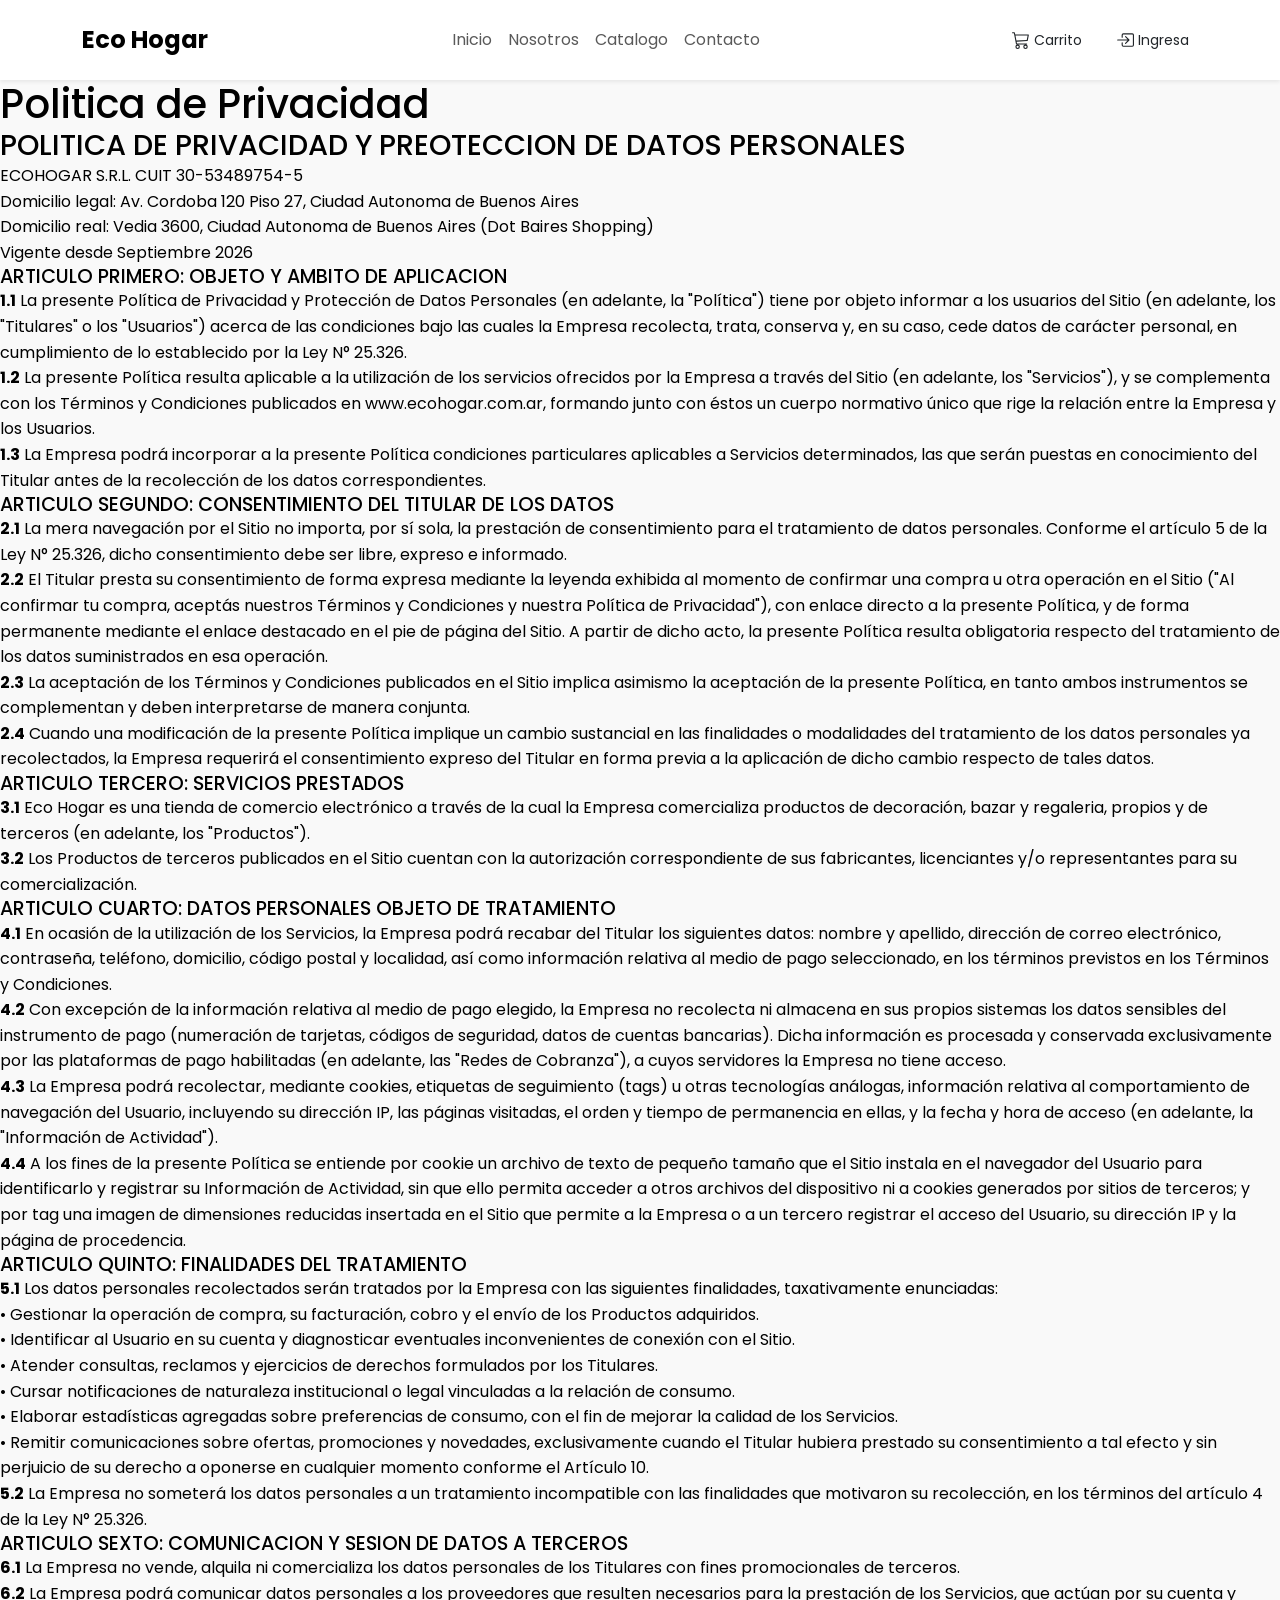
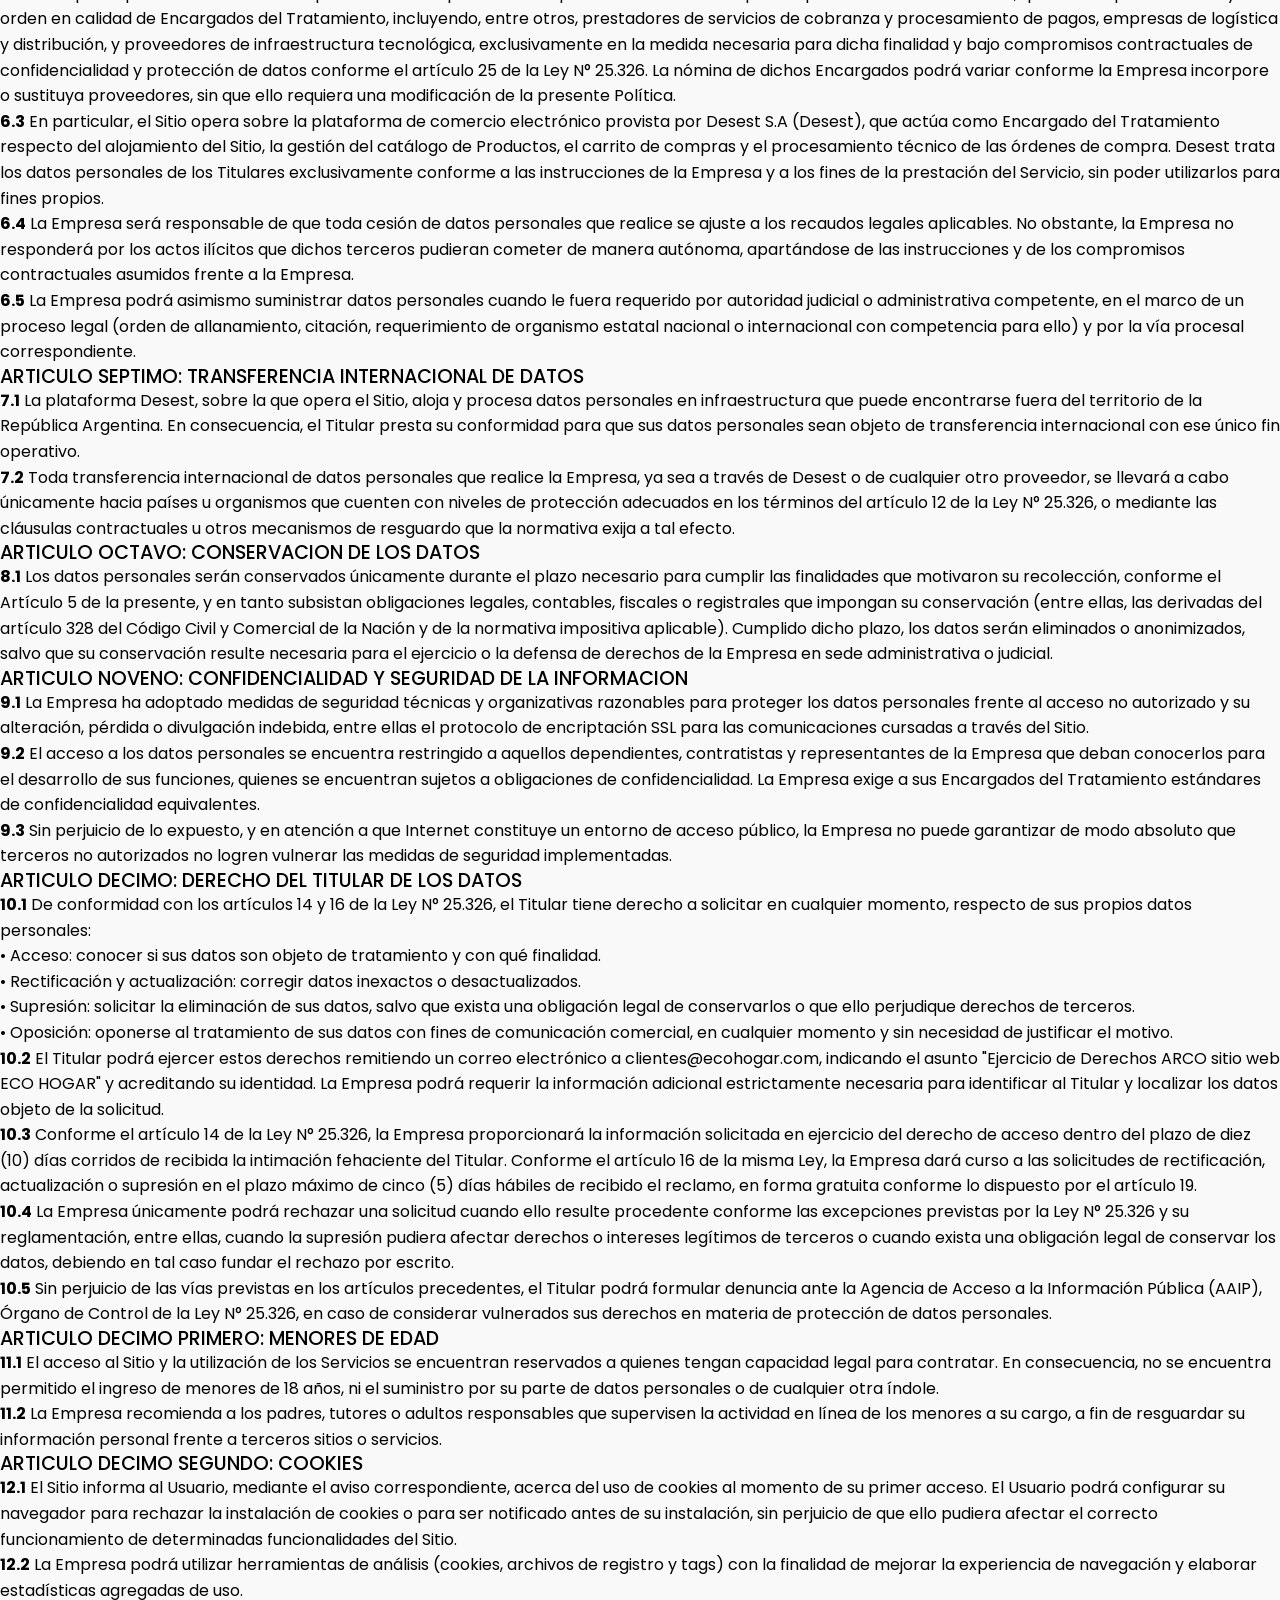
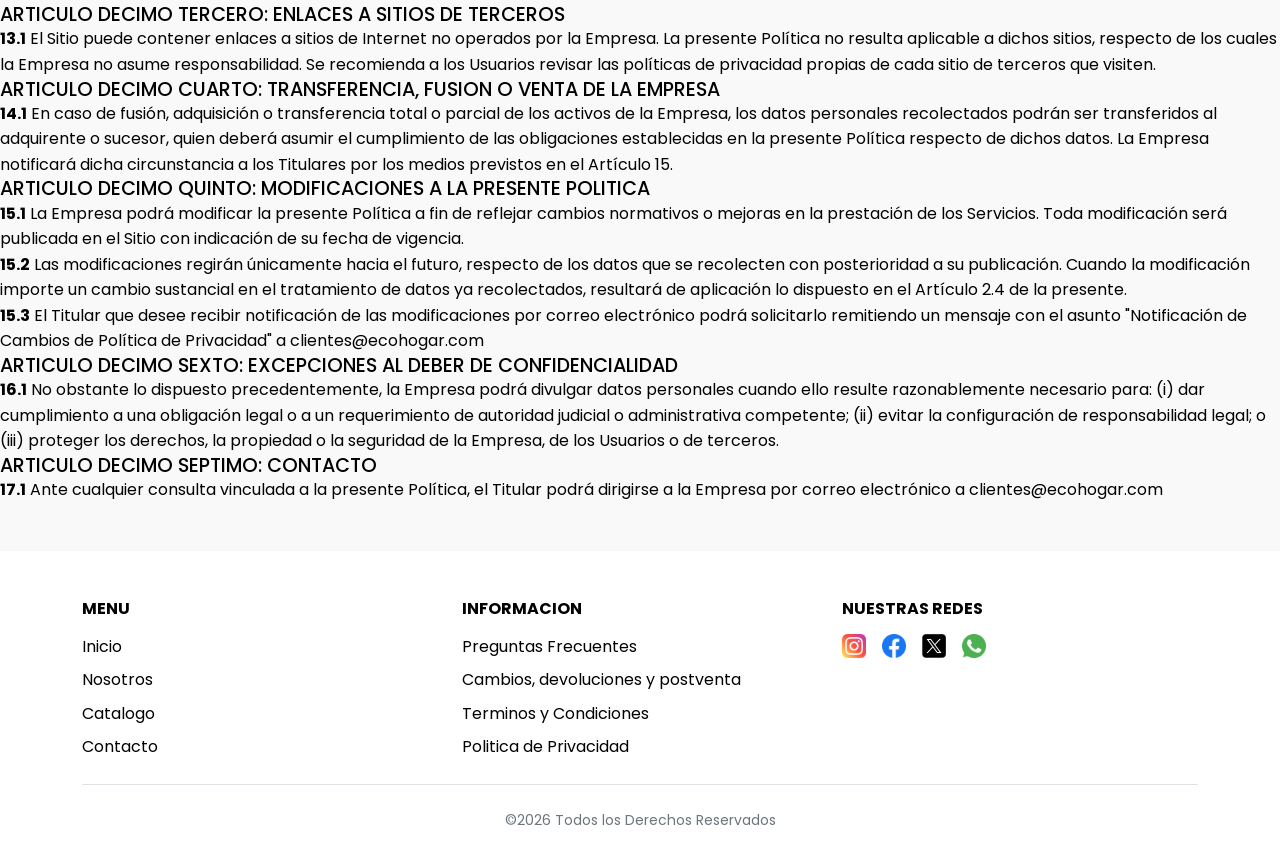
<file: pages/privacy-policy.html>
<!DOCTYPE html>
<html lang="es">
<head>
    <meta charset="UTF-8">
    <meta name="viewport" content="width=device-width, initial-scale=1.0">
    <title>Politica de Privacidad</title>

    <!-- Estilos de Bootstrap -->
    <link href="https://cdn.jsdelivr.net/npm/bootstrap@5.3.8/dist/css/bootstrap.min.css" rel="stylesheet" integrity="sha384-sRIl4kxILFvY47J16cr9ZwB07vP4J8+LH7qKQnuqkuIAvNWLzeN8tE5YBujZqJLB" crossorigin="anonymous">

    <!-- Mi hoja de estilos -->
    <link rel="stylesheet" href="../styles/styles.css">

    <!-- Fuente Roboto y Poppins -->
    <link rel="preconnect" href="https://fonts.googleapis.com">
    <link rel="preconnect" href="https://fonts.gstatic.com" crossorigin>
    <link href="https://fonts.googleapis.com/css2?family=Poppins:ital,wght@0,100;0,200;0,300;0,400;0,500;0,600;0,700;0,800;0,900;1,100;1,200;1,300;1,400;1,500;1,600;1,700;1,800;1,900&family=Roboto:ital,wght@0,100..900;1,100..900&display=swap" rel="stylesheet">
</head>
<body>
    <!--------------------- ENCABEZADO --------------------->
    <header class="sticky-top bg-white shadow-sm">
        <nav class="navbar py-3">
            <div class="container flex-nowrap">
                <a href="../index.html" class="navbar-brand fw-bold fs-4 m-0">Eco Hogar</a>

                <ul class="navbar-nav d-none d-lg-flex flex-row gap-3 mx-auto">
                    <li class="nav-item">
                        <a href="../index.html" class="nav-link">Inicio</a>
                    </li>
                    <li class="nav-item">
                        <a href="./nosotros.html" class="nav-link">Nosotros</a>
                    </li>
                    <li class="nav-item">
                        <a href="./catalogo.html" class="nav-link">Catalogo</a>
                    </li>
                    <li class="nav-item">
                        <a href="./contacto.html" class="nav-link">Contacto</a>
                    </li>
                </ul>

                <div class="d-flex gap-2 gap-sm-3">
                    <a href="./carrito.html" class="btn btn-sm d-inline-flex align-items-center gap-1" aria-label="Carrito de compras">
                        <svg xmlns="http://www.w3.org/2000/svg" width="18" height="18" fill="currentColor" class="bi bi-cart3" viewBox="0 0 16 16" aria-hidden="true">
                            <path d="M0 1.5A.5.5 0 0 1 .5 1H2a.5.5 0 0 1 .485.379L2.89 3H14.5a.5.5 0 0 1 .49.598l-1 5a.5.5 0 0 1-.465.401l-9.397.472L4.415 11H13a.5.5 0 0 1 0 1H4a.5.5 0 0 1-.491-.408L2.01 3.607 1.61 2H.5a.5.5 0 0 1-.5-.5M3.102 4l.84 4.479 9.144-.459L13.89 4zM5 12a2 2 0 1 0 0 4 2 2 0 0 0 0-4m7 0a2 2 0 1 0 0 4 2 2 0 0 0 0-4m-7 1a1 1 0 1 1 0 2 1 1 0 0 1 0-2m7 0a1 1 0 1 1 0 2 1 1 0 0 1 0-2"/>
                        </svg>
                        <span class="d-none d-sm-inline">Carrito</span>
                    </a>

                    <a href="./login.html" class="btn btn-sm d-inline-flex align-items-center gap-1" aria-label="Ingresar a tu cuenta">
                        <svg xmlns="http://www.w3.org/2000/svg" width="18" height="18" fill="currentColor" class="bi bi-box-arrow-in-right" viewBox="0 0 16 16" aria-hidden="true">
                            <path fill-rule="evenodd" d="M6 3.5a.5.5 0 0 1 .5-.5h8a.5.5 0 0 1 .5.5v9a.5.5 0 0 1-.5.5h-8a.5.5 0 0 1-.5-.5v-2a.5.5 0 0 0-1 0v2A1.5 1.5 0 0 0 6.5 14h8a1.5 1.5 0 0 0 1.5-1.5v-9A1.5 1.5 0 0 0 14.5 2h-8A1.5 1.5 0 0 0 5 3.5v2a.5.5 0 0 0 1 0z"/>
                            <path fill-rule="evenodd" d="M11.854 8.354a.5.5 0 0 0 0-.708l-3-3a.5.5 0 1 0-.708.708L10.293 7.5H1.5a.5.5 0 0 0 0 1h8.793l-2.147 2.146a.5.5 0 0 0 .708.708z"/>
                        </svg>
                        <span class="d-none d-sm-inline">Ingresa</span>
                    </a>

                    <button class="navbar-toggler shadow-sm d-lg-none" type="button" data-bs-toggle="collapse" data-bs-target="#menuMobile" aria-controls="menuMobile" aria-expanded="false" aria-label="Alternar navegacion">
                        <span class="navbar-toggler-icon"></span>
                    </button>
                </div>
            </div>

            <div class="collapse d-lg-none position-absolute top-100 start-0 end-0 bg-white shadow-sm" id="menuMobile">
                <ul class="navbar-nav text-center py-2">
                    <li class="nav-item">
                        <a href="../index.html" class="nav-link">Inicio</a>
                    </li>
                    <li class="nav-item">
                        <a href="./nosotros.html" class="nav-link">Nosotros</a>
                    </li>
                    <li class="nav-item">
                        <a href="./catalogo.html" class="nav-link">Catalogo</a>
                    </li>
                    <li class="nav-item">
                        <a href="./contacto.html" class="nav-link">Contacto</a>
                    </li>
                </ul>
            </div>
        </nav>
    </header>

    <!--------------------- CUERPO PRINCIPAL --------------------->
    <main>
        <section>
            <div>
                <h1>Politica de Privacidad</h1>
            </div>
            <div>
                <div>
                    <h2>POLITICA DE PRIVACIDAD Y PREOTECCION DE DATOS PERSONALES</h2>
                </div>
                <div>
                    <p>ECOHOGAR S.R.L. CUIT 30-53489754-5</p>
                    <p>Domicilio legal: Av. Cordoba 120 Piso 27, Ciudad Autonoma de Buenos Aires</p>
                    <p>Domicilio real: Vedia 3600, Ciudad Autonoma de Buenos Aires (Dot Baires Shopping)</p>
                    <p>Vigente desde Septiembre 2026</p>
                </div>
            </div>
        </section>
        <section>
            <article>
                <h3>ARTICULO PRIMERO: OBJETO Y AMBITO DE APLICACION</h3>
                <p><strong>1.1</strong> La presente Política de Privacidad y Protección de Datos Personales (en adelante, la "Política") tiene por objeto informar a los usuarios del Sitio (en adelante, los "Titulares" o los "Usuarios") acerca de las condiciones bajo las cuales la Empresa recolecta, trata, conserva y, en su caso, cede datos de carácter personal, en cumplimiento de lo establecido por la Ley N° 25.326.</p>
                <p><strong>1.2</strong> La presente Política resulta aplicable a la utilización de los servicios ofrecidos por la Empresa a través del Sitio (en adelante, los "Servicios"), y se complementa con los Términos y Condiciones publicados en www.ecohogar.com.ar, formando junto con éstos un cuerpo normativo único que rige la relación entre la Empresa y los Usuarios.</p>
                <p><strong>1.3</strong> La Empresa podrá incorporar a la presente Política condiciones particulares aplicables a Servicios determinados, las que serán puestas en conocimiento del Titular antes de la recolección de los datos correspondientes.</p>
            </article>

            <article>
                <h3>ARTICULO SEGUNDO: CONSENTIMIENTO DEL TITULAR DE LOS DATOS</h3>
                <p><strong>2.1</strong> La mera navegación por el Sitio no importa, por sí sola, la prestación de consentimiento para el tratamiento de datos personales. Conforme el artículo 5 de la Ley N° 25.326, dicho consentimiento debe ser libre, expreso e informado.</p>
                <p><strong>2.2</strong> El Titular presta su consentimiento de forma expresa mediante la leyenda exhibida al momento de confirmar una compra u otra operación en el Sitio ("Al confirmar tu compra, aceptás nuestros Términos y Condiciones y nuestra Política de Privacidad"), con enlace directo a la presente Política, y de forma permanente mediante el enlace destacado en el pie de página del Sitio. A partir de dicho acto, la presente Política resulta obligatoria respecto del tratamiento de los datos suministrados en esa operación.</p>
                <p><strong>2.3</strong> La aceptación de los Términos y Condiciones publicados en el Sitio implica asimismo la aceptación de la presente Política, en tanto ambos instrumentos se complementan y deben interpretarse de manera conjunta.</p>
                <p><strong>2.4</strong> Cuando una modificación de la presente Política implique un cambio sustancial en las finalidades o modalidades del tratamiento de los datos personales ya recolectados, la Empresa requerirá el consentimiento expreso del Titular en forma previa a la aplicación de dicho cambio respecto de tales datos.</p>
            </article>
                
            <article>
                <h3>ARTICULO TERCERO: SERVICIOS PRESTADOS</h3>
                <p><strong>3.1</strong> Eco Hogar es una tienda de comercio electrónico a través de la cual la Empresa comercializa productos de decoración, bazar y regaleria, propios y de terceros (en adelante, los "Productos").</p>
                <p><strong>3.2</strong> Los Productos de terceros publicados en el Sitio cuentan con la autorización correspondiente de sus fabricantes, licenciantes y/o representantes para su comercialización.</p>
            </article>

            <article>
                <h3>ARTICULO CUARTO: DATOS PERSONALES OBJETO DE TRATAMIENTO</h3>
                <p><strong>4.1</strong> En ocasión de la utilización de los Servicios, la Empresa podrá recabar del Titular los siguientes datos: nombre y apellido, dirección de correo electrónico, contraseña, teléfono, domicilio, código postal y localidad, así como información relativa al medio de pago seleccionado, en los términos previstos en los Términos y Condiciones.</p>
                <p><strong>4.2</strong> Con excepción de la información relativa al medio de pago elegido, la Empresa no recolecta ni almacena en sus propios sistemas los datos sensibles del instrumento de pago (numeración de tarjetas, códigos de seguridad, datos de cuentas bancarias). Dicha información es procesada y conservada exclusivamente por las plataformas de pago habilitadas (en adelante, las "Redes de Cobranza"), a cuyos servidores la Empresa no tiene acceso.</p>
                <p><strong>4.3</strong> La Empresa podrá recolectar, mediante cookies, etiquetas de seguimiento (tags) u otras tecnologías análogas, información relativa al comportamiento de navegación del Usuario, incluyendo su dirección IP, las páginas visitadas, el orden y tiempo de permanencia en ellas, y la fecha y hora de acceso (en adelante, la "Información de Actividad").</p>
                <p><strong>4.4</strong> A los fines de la presente Política se entiende por cookie un archivo de texto de pequeño tamaño que el Sitio instala en el navegador del Usuario para identificarlo y registrar su Información de Actividad, sin que ello permita acceder a otros archivos del dispositivo ni a cookies generados por sitios de terceros; y por tag una imagen de dimensiones reducidas insertada en el Sitio que permite a la Empresa o a un tercero registrar el acceso del Usuario, su dirección IP y la página de procedencia.</p>
            </article>

            <article>
                <h3>ARTICULO QUINTO: FINALIDADES DEL TRATAMIENTO</h3>
                <p><strong>5.1</strong> Los datos personales recolectados serán tratados por la Empresa con las siguientes finalidades, taxativamente enunciadas:</p>
                <ul>
                    <li><p>• Gestionar la operación de compra, su facturación, cobro y el envío de los Productos adquiridos.</p></li>
                    <li><p>• Identificar al Usuario en su cuenta y diagnosticar eventuales inconvenientes de conexión con el Sitio.</p></li>
                    <li><p>• Atender consultas, reclamos y ejercicios de derechos formulados por los Titulares.</p></li>
                    <li><p>• Cursar notificaciones de naturaleza institucional o legal vinculadas a la relación de consumo.</p></li>
                    <li><p>• Elaborar estadísticas agregadas sobre preferencias de consumo, con el fin de mejorar la calidad de los Servicios.</p></li>
                    <li><p>• Remitir comunicaciones sobre ofertas, promociones y novedades, exclusivamente cuando el Titular hubiera prestado su consentimiento a tal efecto y sin perjuicio de su derecho a oponerse en cualquier momento conforme el Artículo 10.</p></li>
                </ul>
                <p><strong>5.2</strong> La Empresa no someterá los datos personales a un tratamiento incompatible con las finalidades que motivaron su recolección, en los términos del artículo 4 de la Ley N° 25.326.</p>
            </article>

            <article>
                <h3>ARTICULO SEXTO: COMUNICACION Y SESION DE DATOS A TERCEROS</h3>
                <p><strong>6.1</strong> La Empresa no vende, alquila ni comercializa los datos personales de los Titulares con fines promocionales de terceros.</p>
                <p><strong>6.2</strong> La Empresa podrá comunicar datos personales a los proveedores que resulten necesarios para la prestación de los Servicios, que actúan por su cuenta y orden en calidad de Encargados del Tratamiento, incluyendo, entre otros, prestadores de servicios de cobranza y procesamiento de pagos, empresas de logística y distribución, y proveedores de infraestructura tecnológica, exclusivamente en la medida necesaria para dicha finalidad y bajo compromisos contractuales de confidencialidad y protección de datos conforme el artículo 25 de la Ley N° 25.326. La nómina de dichos Encargados podrá variar conforme la Empresa incorpore o sustituya proveedores, sin que ello requiera una modificación de la presente Política.</p>
                <p><strong>6.3</strong> En particular, el Sitio opera sobre la plataforma de comercio electrónico provista por Desest S.A (Desest), que actúa como Encargado del Tratamiento respecto del alojamiento del Sitio, la gestión del catálogo de Productos, el carrito de compras y el procesamiento técnico de las órdenes de compra. Desest trata los datos personales de los Titulares exclusivamente conforme a las instrucciones de la Empresa y a los fines de la prestación del Servicio, sin poder utilizarlos para fines propios.</p>
                <p><strong>6.4</strong> La Empresa será responsable de que toda cesión de datos personales que realice se ajuste a los recaudos legales aplicables. No obstante, la Empresa no responderá por los actos ilícitos que dichos terceros pudieran cometer de manera autónoma, apartándose de las instrucciones y de los compromisos contractuales asumidos frente a la Empresa.</p>
                <p><strong>6.5</strong> La Empresa podrá asimismo suministrar datos personales cuando le fuera requerido por autoridad judicial o administrativa competente, en el marco de un proceso legal (orden de allanamiento, citación, requerimiento de organismo estatal nacional o internacional con competencia para ello) y por la vía procesal correspondiente.</p>
            </article>

            <article>
                <h3>ARTICULO SEPTIMO: TRANSFERENCIA INTERNACIONAL DE DATOS</h3>
                <p><strong>7.1</strong> La plataforma Desest, sobre la que opera el Sitio, aloja y procesa datos personales en infraestructura que puede encontrarse fuera del territorio de la República Argentina. En consecuencia, el Titular presta su conformidad para que sus datos personales sean objeto de transferencia internacional con ese único fin operativo.</p>
                <p><strong>7.2</strong> Toda transferencia internacional de datos personales que realice la Empresa, ya sea a través de Desest o de cualquier otro proveedor, se llevará a cabo únicamente hacia países u organismos que cuenten con niveles de protección adecuados en los términos del artículo 12 de la Ley N° 25.326, o mediante las cláusulas contractuales u otros mecanismos de resguardo que la normativa exija a tal efecto.</p>
            </article>

            <article>
                <h3>ARTICULO OCTAVO: CONSERVACION DE LOS DATOS</h3>
                <p><strong>8.1</strong>  Los datos personales serán conservados únicamente durante el plazo necesario para cumplir las finalidades que motivaron su recolección, conforme el Artículo 5 de la presente, y en tanto subsistan obligaciones legales, contables, fiscales o registrales que impongan su conservación (entre ellas, las derivadas del artículo 328 del Código Civil y Comercial de la Nación y de la normativa impositiva aplicable). Cumplido dicho plazo, los datos serán eliminados o anonimizados, salvo que su conservación resulte necesaria para el ejercicio o la defensa de derechos de la Empresa en sede administrativa o judicial.</p>
            </article>

            <article>
                <h3>ARTICULO NOVENO: CONFIDENCIALIDAD Y SEGURIDAD DE LA INFORMACION</h3>
                <p><strong>9.1</strong> La Empresa ha adoptado medidas de seguridad técnicas y organizativas razonables para proteger los datos personales frente al acceso no autorizado y su alteración, pérdida o divulgación indebida, entre ellas el protocolo de encriptación SSL para las comunicaciones cursadas a través del Sitio.</p>
                <p><strong>9.2</strong> El acceso a los datos personales se encuentra restringido a aquellos dependientes, contratistas y representantes de la Empresa que deban conocerlos para el desarrollo de sus funciones, quienes se encuentran sujetos a obligaciones de confidencialidad. La Empresa exige a sus Encargados del Tratamiento estándares de confidencialidad equivalentes.</p>
                <p><strong>9.3</strong> Sin perjuicio de lo expuesto, y en atención a que Internet constituye un entorno de acceso público, la Empresa no puede garantizar de modo absoluto que terceros no autorizados no logren vulnerar las medidas de seguridad implementadas.</p>
            </article>
                
            <article>
                <h3>ARTICULO DECIMO: DERECHO DEL TITULAR DE LOS DATOS</h3>
                <p><strong>10.1</strong> De conformidad con los artículos 14 y 16 de la Ley N° 25.326, el Titular tiene derecho a solicitar en cualquier momento, respecto de sus propios datos personales:</p>
                <ul>
                    <li><p>• Acceso: conocer si sus datos son objeto de tratamiento y con qué finalidad.</p></li>
                    <li><p>• Rectificación y actualización: corregir datos inexactos o desactualizados.</p></li>
                    <li><p>• Supresión: solicitar la eliminación de sus datos, salvo que exista una obligación legal de conservarlos o que ello perjudique derechos de terceros.</p></li>
                    <li><p>• Oposición: oponerse al tratamiento de sus datos con fines de comunicación comercial, en cualquier momento y sin necesidad de justificar el motivo.</p></li>
                </ul>
                <p><strong>10.2</strong> El Titular podrá ejercer estos derechos remitiendo un correo electrónico a clientes@ecohogar.com, indicando el asunto "Ejercicio de Derechos ARCO sitio web ECO HOGAR" y acreditando su identidad. La Empresa podrá requerir la información adicional estrictamente necesaria para identificar al Titular y localizar los datos objeto de la solicitud.</p>
                <p><strong>10.3</strong> Conforme el artículo 14 de la Ley N° 25.326, la Empresa proporcionará la información solicitada en ejercicio del derecho de acceso dentro del plazo de diez (10) días corridos de recibida la intimación fehaciente del Titular. Conforme el artículo 16 de la misma Ley, la Empresa dará curso a las solicitudes de rectificación, actualización o supresión en el plazo máximo de cinco (5) días hábiles de recibido el reclamo, en forma gratuita conforme lo dispuesto por el artículo 19.</p>
                <p><strong>10.4</strong> La Empresa únicamente podrá rechazar una solicitud cuando ello resulte procedente conforme las excepciones previstas por la Ley N° 25.326 y su reglamentación, entre ellas, cuando la supresión pudiera afectar derechos o intereses legítimos de terceros o cuando exista una obligación legal de conservar los datos, debiendo en tal caso fundar el rechazo por escrito.</p>
                <p><strong>10.5</strong> Sin perjuicio de las vías previstas en los artículos precedentes, el Titular podrá formular denuncia ante la Agencia de Acceso a la Información Pública (AAIP), Órgano de Control de la Ley N° 25.326, en caso de considerar vulnerados sus derechos en materia de protección de datos personales.</p>
            </article>

            <article>
                <h3>ARTICULO DECIMO PRIMERO: MENORES DE EDAD</h3>
                <p><strong>11.1</strong> El acceso al Sitio y la utilización de los Servicios se encuentran reservados a quienes tengan capacidad legal para contratar. En consecuencia, no se encuentra permitido el ingreso de menores de 18 años, ni el suministro por su parte de datos personales o de cualquier otra índole.</p>
                <p><strong>11.2</strong> La Empresa recomienda a los padres, tutores o adultos responsables que supervisen la actividad en línea de los menores a su cargo, a fin de resguardar su información personal frente a terceros sitios o servicios.</p>
            </article>

            <article>
                <h3>ARTICULO DECIMO SEGUNDO: COOKIES</h3>
                <p><strong>12.1</strong> El Sitio informa al Usuario, mediante el aviso correspondiente, acerca del uso de cookies al momento de su primer acceso. El Usuario podrá configurar su navegador para rechazar la instalación de cookies o para ser notificado antes de su instalación, sin perjuicio de que ello pudiera afectar el correcto funcionamiento de determinadas funcionalidades del Sitio.</p>
                <p><strong>12.2</strong> La Empresa podrá utilizar herramientas de análisis (cookies, archivos de registro y tags) con la finalidad de mejorar la experiencia de navegación y elaborar estadísticas agregadas de uso.</p>
            </article>

            <article>
                <h3>ARTICULO DECIMO TERCERO: ENLACES A SITIOS DE TERCEROS</h3>
                <p><strong>13.1</strong> El Sitio puede contener enlaces a sitios de Internet no operados por la Empresa. La presente Política no resulta aplicable a dichos sitios, respecto de los cuales la Empresa no asume responsabilidad. Se recomienda a los Usuarios revisar las políticas de privacidad propias de cada sitio de terceros que visiten.</p>
            </article>

            <article>
                <h3>ARTICULO DECIMO CUARTO: TRANSFERENCIA, FUSION O VENTA DE LA EMPRESA</h3>
                <p><strong>14.1</strong> En caso de fusión, adquisición o transferencia total o parcial de los activos de la Empresa, los datos personales recolectados podrán ser transferidos al adquirente o sucesor, quien deberá asumir el cumplimiento de las obligaciones establecidas en la presente Política respecto de dichos datos. La Empresa notificará dicha circunstancia a los Titulares por los medios previstos en el Artículo 15.</p>
            </article>

            <article>
                <h3>ARTICULO DECIMO QUINTO: MODIFICACIONES A LA PRESENTE POLITICA</h3>
                <p><strong>15.1</strong> La Empresa podrá modificar la presente Política a fin de reflejar cambios normativos o mejoras en la prestación de los Servicios. Toda modificación será publicada en el Sitio con indicación de su fecha de vigencia.</p>
                <p><strong>15.2</strong> Las modificaciones regirán únicamente hacia el futuro, respecto de los datos que se recolecten con posterioridad a su publicación. Cuando la modificación importe un cambio sustancial en el tratamiento de datos ya recolectados, resultará de aplicación lo dispuesto en el Artículo 2.4 de la presente.</p>
                <p><strong>15.3</strong> El Titular que desee recibir notificación de las modificaciones por correo electrónico podrá solicitarlo remitiendo un mensaje con el asunto "Notificación de Cambios de Política de Privacidad" a clientes@ecohogar.com</p>
            </article>

            <article>
                <h3>ARTICULO DECIMO SEXTO: EXCEPCIONES AL DEBER DE CONFIDENCIALIDAD</h3>
                <p><strong>16.1</strong> No obstante lo dispuesto precedentemente, la Empresa podrá divulgar datos personales cuando ello resulte razonablemente necesario para: (i) dar cumplimiento a una obligación legal o a un requerimiento de autoridad judicial o administrativa competente; (ii) evitar la configuración de responsabilidad legal; o (iii) proteger los derechos, la propiedad o la seguridad de la Empresa, de los Usuarios o de terceros.</p>
            </article>

            <article>
                <h3>ARTICULO DECIMO SEPTIMO: CONTACTO</h3>
                <p><strong>17.1</strong> Ante cualquier consulta vinculada a la presente Política, el Titular podrá dirigirse a la Empresa por correo electrónico a clientes@ecohogar.com</p>
            </article>
        </section>
    </main>

    <!--------------------- PIE DE PAGINA --------------------->
    <footer class="bg-white shadow-sm pt-5 pb-4 mt-5">
        <div class="container">
            <div class="row g-4 justify-content-between">
                <div class="col-12 col-sm-6 col-lg-4">
                    <h4 class="h6 fw-bold text-uppercase mb-3">Menu</h4>
                    <ul class="d-flex flex-column gap-2">
                        <li><a href="../index.html">Inicio</a></li>
                        <li><a href="./nosotros.html">Nosotros</a></li>
                        <li><a href="./catalogo.html">Catalogo</a></li>
                        <li><a href="./contacto.html">Contacto</a></li>
                    </ul>
                </div>

                <div class="col-12 col-sm-6 col-lg-4">
                    <h4 class="h6 fw-bold text-uppercase mb-3">Informacion</h4>
                    <ul class="d-flex flex-column gap-2">
                        <li><a href="./faq.html">Preguntas Frecuentes</a></li>
                        <li><a href="./returns-policy.html">Cambios, devoluciones y postventa</a></li>
                        <li><a href="./terms-and-conditions.html">Terminos y Condiciones</a></li>
                        <li><a href="./privacy-policy.html" aria-current="page">Politica de Privacidad</a></li>
                    </ul>
                </div>

                <div class="col-12 col-lg-4">
                    <h4 class="h6 fw-bold text-uppercase mb-3">Nuestras Redes</h4>
                    <ul class="d-flex align-items-center gap-3">
                        <li>
                            <a href="https://www.instagram.com" target="_blank" rel="noopener noreferrer" class="d-inline-flex align-items-center" aria-label="Seguinos en Instagram"><img src="../assets/logos/instagram.png" alt="Seguinos en Instagram" width="24" height="24" class="img-fluid"></a>
                        </li>
                        <li>
                            <a href="https://www.facebook.com" target="_blank" rel="noopener noreferrer" class="d-inline-flex align-items-center" aria-label="Seguinos en Facebook"><img src="../assets/logos/facebook.png" alt="Seguinos en Facebook" width="24" height="24" class="img-fluid"></a>
                        </li>
                        <li>
                            <a href="https://x.com" target="_blank" rel="noopener noreferrer" class="d-inline-flex align-items-center" aria-label="Seguinos en X (Ex-Twitter)"><img src="../assets/logos/x.png" alt="Seguinos en X (Ex-Twitter)" width="24" height="24" class="img-fluid"></a>
                        </li>
                        <li>
                            <a href="https://www.whatsapp.com" target="_blank" rel="noopener noreferrer" class="d-inline-flex align-items-center" aria-label="Envianos un WhatsApp"><img src="../assets/logos/whatsapp.png" alt="Envianos un WhatsApp" width="24" height="24" class="img-fluid"></a>
                        </li>
                    </ul>
                </div>
            </div>

            <div class="border-top pt-4 mt-4 text-center text-secondary small">
                <p>&copy;<span id="year">2026</span> Todos los Derechos Reservados</p>
            </div>
        </div>
    </footer>

    <!-- Funcionalidades de Bootstrap -->
    <script src="https://cdn.jsdelivr.net/npm/bootstrap@5.3.8/dist/js/bootstrap.bundle.min.js" integrity="sha384-FKyoEForCGlyvwx9Hj09JcYn3nv7wiPVlz7YYwJrWVcXK/BmnVDxM+D2scQbITxI" crossorigin="anonymous"></script>
    <script>
        document.getElementById('year').textContent = new Date().getFullYear();
    </script>
</body>
</html>
</file>
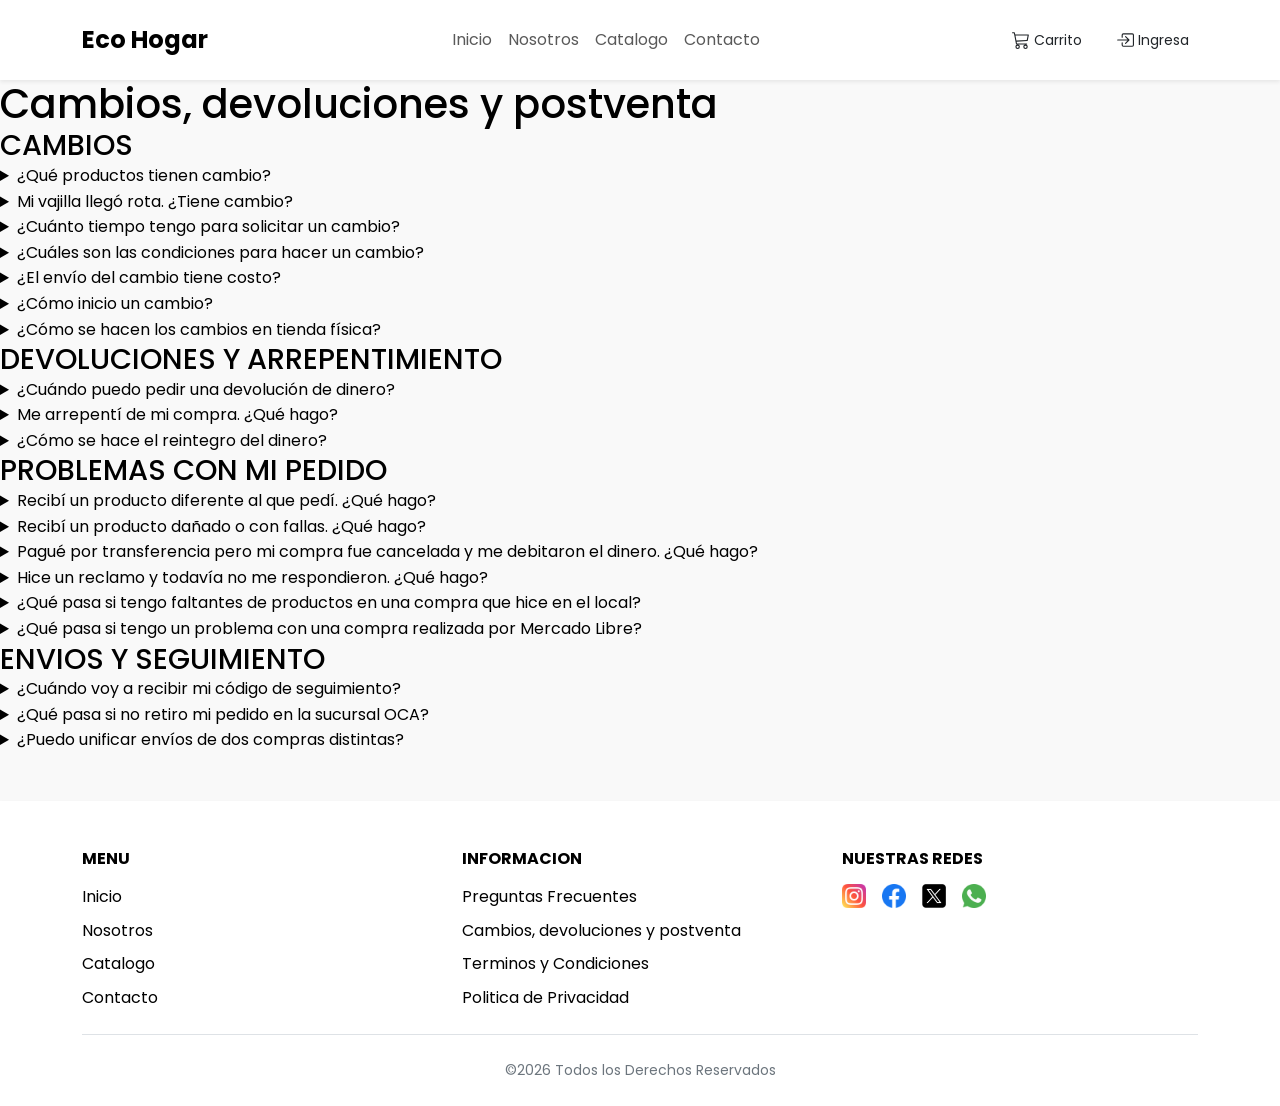
<file: pages/returns-policy.html>
<!DOCTYPE html>
<html lang="es">
<head>
    <meta charset="UTF-8">
    <meta name="viewport" content="width=device-width, initial-scale=1.0">
    <title>Cambios, devoluciones y postventa</title>

    <!-- Estilos de Bootstrap -->
    <link href="https://cdn.jsdelivr.net/npm/bootstrap@5.3.8/dist/css/bootstrap.min.css" rel="stylesheet" integrity="sha384-sRIl4kxILFvY47J16cr9ZwB07vP4J8+LH7qKQnuqkuIAvNWLzeN8tE5YBujZqJLB" crossorigin="anonymous">

    <!-- Mi hoja de estilos -->
    <link rel="stylesheet" href="../styles/styles.css">

    <!-- Fuente Roboto y Poppins -->
    <link rel="preconnect" href="https://fonts.googleapis.com">
    <link rel="preconnect" href="https://fonts.gstatic.com" crossorigin>
    <link href="https://fonts.googleapis.com/css2?family=Poppins:ital,wght@0,100;0,200;0,300;0,400;0,500;0,600;0,700;0,800;0,900;1,100;1,200;1,300;1,400;1,500;1,600;1,700;1,800;1,900&family=Roboto:ital,wght@0,100..900;1,100..900&display=swap" rel="stylesheet">
</head>
<body>
    <!--------------------- ENCABEZADO --------------------->
    <header class="sticky-top bg-white shadow-sm">
        <nav class="navbar py-3">
            <div class="container flex-nowrap">
                <a href="../index.html" class="navbar-brand fw-bold fs-4 m-0">Eco Hogar</a>

                <ul class="navbar-nav d-none d-lg-flex flex-row gap-3 mx-auto">
                    <li class="nav-item">
                        <a href="../index.html" class="nav-link">Inicio</a>
                    </li>
                    <li class="nav-item">
                        <a href="./nosotros.html" class="nav-link">Nosotros</a>
                    </li>
                    <li class="nav-item">
                        <a href="./catalogo.html" class="nav-link">Catalogo</a>
                    </li>
                    <li class="nav-item">
                        <a href="./contacto.html" class="nav-link">Contacto</a>
                    </li>
                </ul>

                <div class="d-flex gap-2 gap-sm-3">
                    <a href="./carrito.html" class="btn btn-sm d-inline-flex align-items-center gap-1" aria-label="Carrito de compras">
                        <svg xmlns="http://www.w3.org/2000/svg" width="18" height="18" fill="currentColor" class="bi bi-cart3" viewBox="0 0 16 16" aria-hidden="true">
                            <path d="M0 1.5A.5.5 0 0 1 .5 1H2a.5.5 0 0 1 .485.379L2.89 3H14.5a.5.5 0 0 1 .49.598l-1 5a.5.5 0 0 1-.465.401l-9.397.472L4.415 11H13a.5.5 0 0 1 0 1H4a.5.5 0 0 1-.491-.408L2.01 3.607 1.61 2H.5a.5.5 0 0 1-.5-.5M3.102 4l.84 4.479 9.144-.459L13.89 4zM5 12a2 2 0 1 0 0 4 2 2 0 0 0 0-4m7 0a2 2 0 1 0 0 4 2 2 0 0 0 0-4m-7 1a1 1 0 1 1 0 2 1 1 0 0 1 0-2m7 0a1 1 0 1 1 0 2 1 1 0 0 1 0-2"/>
                        </svg>
                        <span class="d-none d-sm-inline">Carrito</span>
                    </a>

                    <a href="./login.html" class="btn btn-sm d-inline-flex align-items-center gap-1" aria-label="Ingresar a tu cuenta">
                        <svg xmlns="http://www.w3.org/2000/svg" width="18" height="18" fill="currentColor" class="bi bi-box-arrow-in-right" viewBox="0 0 16 16" aria-hidden="true">
                            <path fill-rule="evenodd" d="M6 3.5a.5.5 0 0 1 .5-.5h8a.5.5 0 0 1 .5.5v9a.5.5 0 0 1-.5.5h-8a.5.5 0 0 1-.5-.5v-2a.5.5 0 0 0-1 0v2A1.5 1.5 0 0 0 6.5 14h8a1.5 1.5 0 0 0 1.5-1.5v-9A1.5 1.5 0 0 0 14.5 2h-8A1.5 1.5 0 0 0 5 3.5v2a.5.5 0 0 0 1 0z"/>
                            <path fill-rule="evenodd" d="M11.854 8.354a.5.5 0 0 0 0-.708l-3-3a.5.5 0 1 0-.708.708L10.293 7.5H1.5a.5.5 0 0 0 0 1h8.793l-2.147 2.146a.5.5 0 0 0 .708.708z"/>
                        </svg>
                        <span class="d-none d-sm-inline">Ingresa</span>
                    </a>

                    <button class="navbar-toggler shadow-sm d-lg-none" type="button" data-bs-toggle="collapse" data-bs-target="#menuMobile" aria-controls="menuMobile" aria-expanded="false" aria-label="Alternar navegacion">
                        <span class="navbar-toggler-icon"></span>
                    </button>
                </div>
            </div>

            <div class="collapse d-lg-none position-absolute top-100 start-0 end-0 bg-white shadow-sm" id="menuMobile">
                <ul class="navbar-nav text-center py-2">
                    <li class="nav-item">
                        <a href="../index.html" class="nav-link">Inicio</a>
                    </li>
                    <li class="nav-item">
                        <a href="./nosotros.html" class="nav-link">Nosotros</a>
                    </li>
                    <li class="nav-item">
                        <a href="./catalogo.html" class="nav-link">Catalogo</a>
                    </li>
                    <li class="nav-item">
                        <a href="./contacto.html" class="nav-link">Contacto</a>
                    </li>
                </ul>
            </div>
        </nav>
    </header>

    <!--------------------- CUERPO PRINCIPAL --------------------->
    <main>
        <section>
            <h1>Cambios, devoluciones y postventa</h1>
        </section>

        <section>
            <div>
                <h2>CAMBIOS</h2>
            </div>
            <div>
                <details>
                    <summary>¿Qué productos tienen cambio?</summary>
                    <div>
                        <p>Todos nuestros productos tienen posibilidad de cambio, ya sea por gusto personal, falla de confección u otros motivos.</p>
                    </div>
                </details>

                <details>
                    <summary>Mi vajilla llegó rota. ¿Tiene cambio?</summary>
                    <div>
                        <p>La vajilla no dispone de cambio por roturas ocurridas durante el traslado. En estos casos, únicamente realizamos el reembolso de la unidad dañada, sin excepciones.</p>
                    </div>
                </details>

                <details>
                    <summary>¿Cuánto tiempo tengo para solicitar un cambio?</summary>
                    <div>
                        <p>Tenés hasta 10 días corridos desde que recibís tu pedido para iniciar el cambio. Pasado ese plazo no se aceptarán solicitudes.</p>
                    </div>
                </details>

                <details>
                    <summary>¿Cuáles son las condiciones para hacer un cambio?</summary>
                    <div>
                        <p>El producto debe estar:</p>
                        <ul>
                            <li>• Sin uso y sin lavar.</li>
                            <li>• Sin manchas ni roturas.</li>
                            <li>• Con su empaque original.</li>
                        </ul>
                        <p>Si el producto no cumple estas condiciones, la solicitud será rechazada.</p>
                    </div>
                </details>

                <details>
                    <summary>¿El envío del cambio tiene costo?</summary>
                    <div>
                        <p>Depende del motivo:</p>
                        <ul>
                            <li>• Si el cambio es por gusto personal, el costo de envío corre por cuenta del cliente.</li>
                            <li>• Si el cambio es por error en la confección, mancha o falla, Eco Hogar se hace cargo del envío.</li>
                        </ul>
                        <p>Los daños ocasionados por el correo no son responsabilidad de Eco Hogar. En esos casos, solo se reintegra el valor del producto, no el envío.</p>
                    </div>
                </details>

                <details>
                    <summary>¿Cómo inicio un cambio?</summary>
                    <div>
                        <p>Escribinos a clientes@ecohogar.com con tu número de orden, el motivo del cambio y fotos del producto si aplica. Te responderemos dentro de las 72 horas hábiles.</p>
                    </div>
                </details>

                <details>
                    <summary>¿Cómo se hacen los cambios en tienda física?</summary>
                    <div>
                        <p>Los cambios de compras realizadas en el local solo se gestionan de forma presencial. Necesitás presentar el ticket de compra, estar dentro de los 30 días desde la compra y el producto debe estar sin uso y en perfecto estado. El reintegro, si aplica, se realiza al mismo medio de pago.</p>
                    </div>
                </details>
            </div>
        </section>
            
        <section>
            <div>
                <h2>DEVOLUCIONES Y ARREPENTIMIENTO</h2>
            </div>
            <div>
                <details>
                    <summary>¿Cuándo puedo pedir una devolución de dinero?</summary>
                    <div>
                        <p>Solo realizamos reintegros de dinero en los siguientes casos:</p>
                        <ul>
                            <li>• Producto con falla de confección, validado por nuestro equipo de calidad.</li>
                            <li>• Falla sin stock disponible para reemplazo.</li>
                            <li>• Pedido no retirado en sucursal OCA (5 días corridos) o en el local (15 días) que vuelve al depósito sin posibilidad de reenvío.</li>
                        </ul>
                        <p>Si hay saldo a favor después de un cambio, se emite un voucher sin vencimiento válido para futuras compras en la tienda online.</p>
                    </div>
                </details>

                <details>
                    <summary>Me arrepentí de mi compra. ¿Qué hago?</summary>
                    <div>
                        <div>
                            <p><strong>Importante:</strong> el botón de arrepentimiento cancela la orden de forma automática e irreversible. Una vez que lo presionás, no podés revertir el proceso.</p>
                        </div>
                        <p>Tenés derecho a cancelar tu compra dentro de los 10 días corridos desde que la realizaste.</p>
                        <ul>
                            <li>• Si tu pedido aún no fue despachado, usá el botón de "Arrepentimiento de compra" en nuestra web.</li>
                            <li>• Si ya recibiste el producto, este debe estar sin uso, en su empaque original y en perfectas condiciones. Escribinos a clientes@ecohogar.com para iniciar el proceso.</li>
                        </ul>
                        <p>El costo de envío por arrepentimiento corre por cuenta del cliente.</p>
                    </div>
                </details>

                <details>
                    <summary>¿Cómo se hace el reintegro del dinero?</summary>
                    <div>
                        <p>Una vez que recibimos el producto y verificamos que está en condiciones, procesamos el reintegro por el mismo medio de pago utilizado en la compra.</p>
                        <ul>
                            <li>• Si pagaste con tarjeta de crédito, se verá reflejado en el siguiente resumen.</li>
                            <li>• Si pagaste por transferencia, el reintegro se realiza por ese mismo medio.</li>
                        </ul>
                        <p>Los plazos de acreditación dependen de cada entidad bancaria o plataforma de pago.</p>
                    </div>
                </details>
            </div>
        </section>

        <section>
            <div>
                <h2>PROBLEMAS CON MI PEDIDO</h2>
            </div>
            <div>
                <details>
                    <summary>Recibí un producto diferente al que pedí. ¿Qué hago?</summary>
                    <div>
                        <p>Escribinos a clientes@ecohogar.com con tu número de orden, una descripción del problema y fotos. Nuestro equipo se va a contactar con vos dentro de las 72 horas hábiles.</p>
                    </div>
                </details>

                <details>
                    <summary>Recibí un producto dañado o con fallas. ¿Qué hago?</summary>
                    <div>
                        <p>Tenés hasta 72 horas desde que recibís el pedido para notificarnos. Conservá el empaque original y sacá fotos y/o videos del producto antes de contactarnos.</p>
                        <p>Escribinos a clientes@ecohogar.com y lo resolvemos. Te pedimos que no te comuniques por múltiples canales para evitar demoras.</p>
                    </div>
                </details>

                <details>
                    <summary>Pagué por transferencia pero mi compra fue cancelada y me debitaron el dinero. ¿Qué hago?</summary>
                    <div>
                        <p>Eco Hogar trabaja con un procesador de pagos externo. Si tu pago fue rechazado pero se debitó, puede demorar hasta 7 días hábiles en revertirse.</p>
                        <p>Enviá tu comprobante de pago con el número de orden a clientes@ecohogar.com con el asunto: "Comprobante de pago + Número de orden".</p>
                    </div>
                </details>

                <details>
                    <summary>Hice un reclamo y todavía no me respondieron. ¿Qué hago?</summary>
                    <div>
                        <p>Atendemos todos los reclamos dentro de las 72 horas hábiles. Si pasado ese tiempo no recibiste respuesta, podés escribirnos nuevamente a clientes@ecohogar.com</p>
                    </div>
                </details>

                <details>
                    <summary>¿Qué pasa si tengo faltantes de productos en una compra que hice en el local?</summary>
                    <div>
                        <p>Para este tipo de reclamos, debés dirigirte personalmente al local en DOT Baires Shopping para realizar el reclamo correspondiente.</p>
                    </div>
                </details>

                <details>
                    <summary>¿Qué pasa si tengo un problema con una compra realizada por Mercado Libre?</summary>
                    <div>
                        <p>Para compras realizadas a través de nuestra tienda oficial en Mercado Libre, deberás contactarte directamente con el soporte/ayuda de la plataforma, ya que los reclamos de ese canal se gestionan a través de Mercado Libre.</p>
                    </div>
                </details>
            </div>
        </section>

        <section>
            <div>
                <h2>ENVIOS Y SEGUIMIENTO</h2>
            </div>
            <div>
                <details>
                    <summary>¿Cuándo voy a recibir mi código de seguimiento?</summary>
                    <div>
                        <p>El plazo de despacho varía según la época del año. Podés consultar el tiempo estimado directamente en el checkout al momento de realizar tu compra.</p>
                        <p>Una vez despachado el pedido, recibirás el código de seguimiento por mail para hacer el seguimiento desde ese momento.</p>
                    </div>
                </details>

                <details>
                    <summary>¿Qué pasa si no retiro mi pedido en la sucursal OCA?</summary>
                    <div>
                        <p>Tenés 5 días corridos para retirar tu compra una vez que llega a la sucursal. Es tu responsabilidad hacer el seguimiento con el código de envío.</p>
                        <p>Si no lo retirás a tiempo, el paquete vuelve a nuestro depósito. En ese caso podés:</p>
                        <ul>
                            <li>• Pedir un reenvío abonando nuevamente el costo de envío.</li>
                            <li>• Solicitar un reintegro, descontando el costo del envío original.</li>
                        </ul>
                        <p>El regreso del paquete puede demorar entre 25 y 30 días hábiles según los tiempos de OCA.</p>
                    </div>
                </details>

                <details>
                    <summary>¿Puedo unificar envíos de dos compras distintas?</summary>
                    <div>
                        <p>No. Una vez confirmada una orden, no es posible modificarla ni combinarla con otra compra. Si querés sumar productos, deberás realizar una nueva compra por separado.</p>
                    </div>
                </details>
            </div>
        </section>
    </main>

    <!--------------------- PIE DE PAGINA --------------------->
    <footer class="bg-white shadow-sm pt-5 pb-4 mt-5">
        <div class="container">
            <div class="row g-4 justify-content-between">
                <div class="col-12 col-sm-6 col-lg-4">
                    <h4 class="h6 fw-bold text-uppercase mb-3">Menu</h4>
                    <ul class="d-flex flex-column gap-2">
                        <li><a href="../index.html">Inicio</a></li>
                        <li><a href="./nosotros.html">Nosotros</a></li>
                        <li><a href="./catalogo.html">Catalogo</a></li>
                        <li><a href="./contacto.html">Contacto</a></li>
                    </ul>
                </div>

                <div class="col-12 col-sm-6 col-lg-4">
                    <h4 class="h6 fw-bold text-uppercase mb-3">Informacion</h4>
                    <ul class="d-flex flex-column gap-2">
                        <li><a href="./faq.html">Preguntas Frecuentes</a></li>
                        <li><a href="./returns-policy.html" aria-current="page">Cambios, devoluciones y postventa</a></li>
                        <li><a href="./terms-and-conditions.html">Terminos y Condiciones</a></li>
                        <li><a href="./privacy-policy.html">Politica de Privacidad</a></li>
                    </ul>
                </div>

                <div class="col-12 col-lg-4">
                    <h4 class="h6 fw-bold text-uppercase mb-3">Nuestras Redes</h4>
                    <ul class="d-flex align-items-center gap-3">
                        <li>
                            <a href="https://www.instagram.com" target="_blank" rel="noopener noreferrer" class="d-inline-flex align-items-center" aria-label="Seguinos en Instagram"><img src="../assets/logos/instagram.png" alt="Seguinos en Instagram" width="24" height="24" class="img-fluid"></a>
                        </li>
                        <li>
                            <a href="https://www.facebook.com" target="_blank" rel="noopener noreferrer" class="d-inline-flex align-items-center" aria-label="Seguinos en Facebook"><img src="../assets/logos/facebook.png" alt="Seguinos en Facebook" width="24" height="24" class="img-fluid"></a>
                        </li>
                        <li>
                            <a href="https://x.com" target="_blank" rel="noopener noreferrer" class="d-inline-flex align-items-center" aria-label="Seguinos en X (Ex-Twitter)"><img src="../assets/logos/x.png" alt="Seguinos en X (Ex-Twitter)" width="24" height="24" class="img-fluid"></a>
                        </li>
                        <li>
                            <a href="https://www.whatsapp.com" target="_blank" rel="noopener noreferrer" class="d-inline-flex align-items-center" aria-label="Envianos un WhatsApp"><img src="../assets/logos/whatsapp.png" alt="Envianos un WhatsApp" width="24" height="24" class="img-fluid"></a>
                        </li>
                    </ul>
                </div>
            </div>

            <div class="border-top pt-4 mt-4 text-center text-secondary small">
                <p>&copy;<span id="year">2026</span> Todos los Derechos Reservados</p>
            </div>
        </div>
    </footer>
    
    <!-- Funcionalidades de Bootstrap -->
    <script src="https://cdn.jsdelivr.net/npm/bootstrap@5.3.8/dist/js/bootstrap.bundle.min.js" integrity="sha384-FKyoEForCGlyvwx9Hj09JcYn3nv7wiPVlz7YYwJrWVcXK/BmnVDxM+D2scQbITxI" crossorigin="anonymous"></script>
    <script>
        document.getElementById('year').textContent = new Date().getFullYear();
    </script>
</body>
</html>
</file>
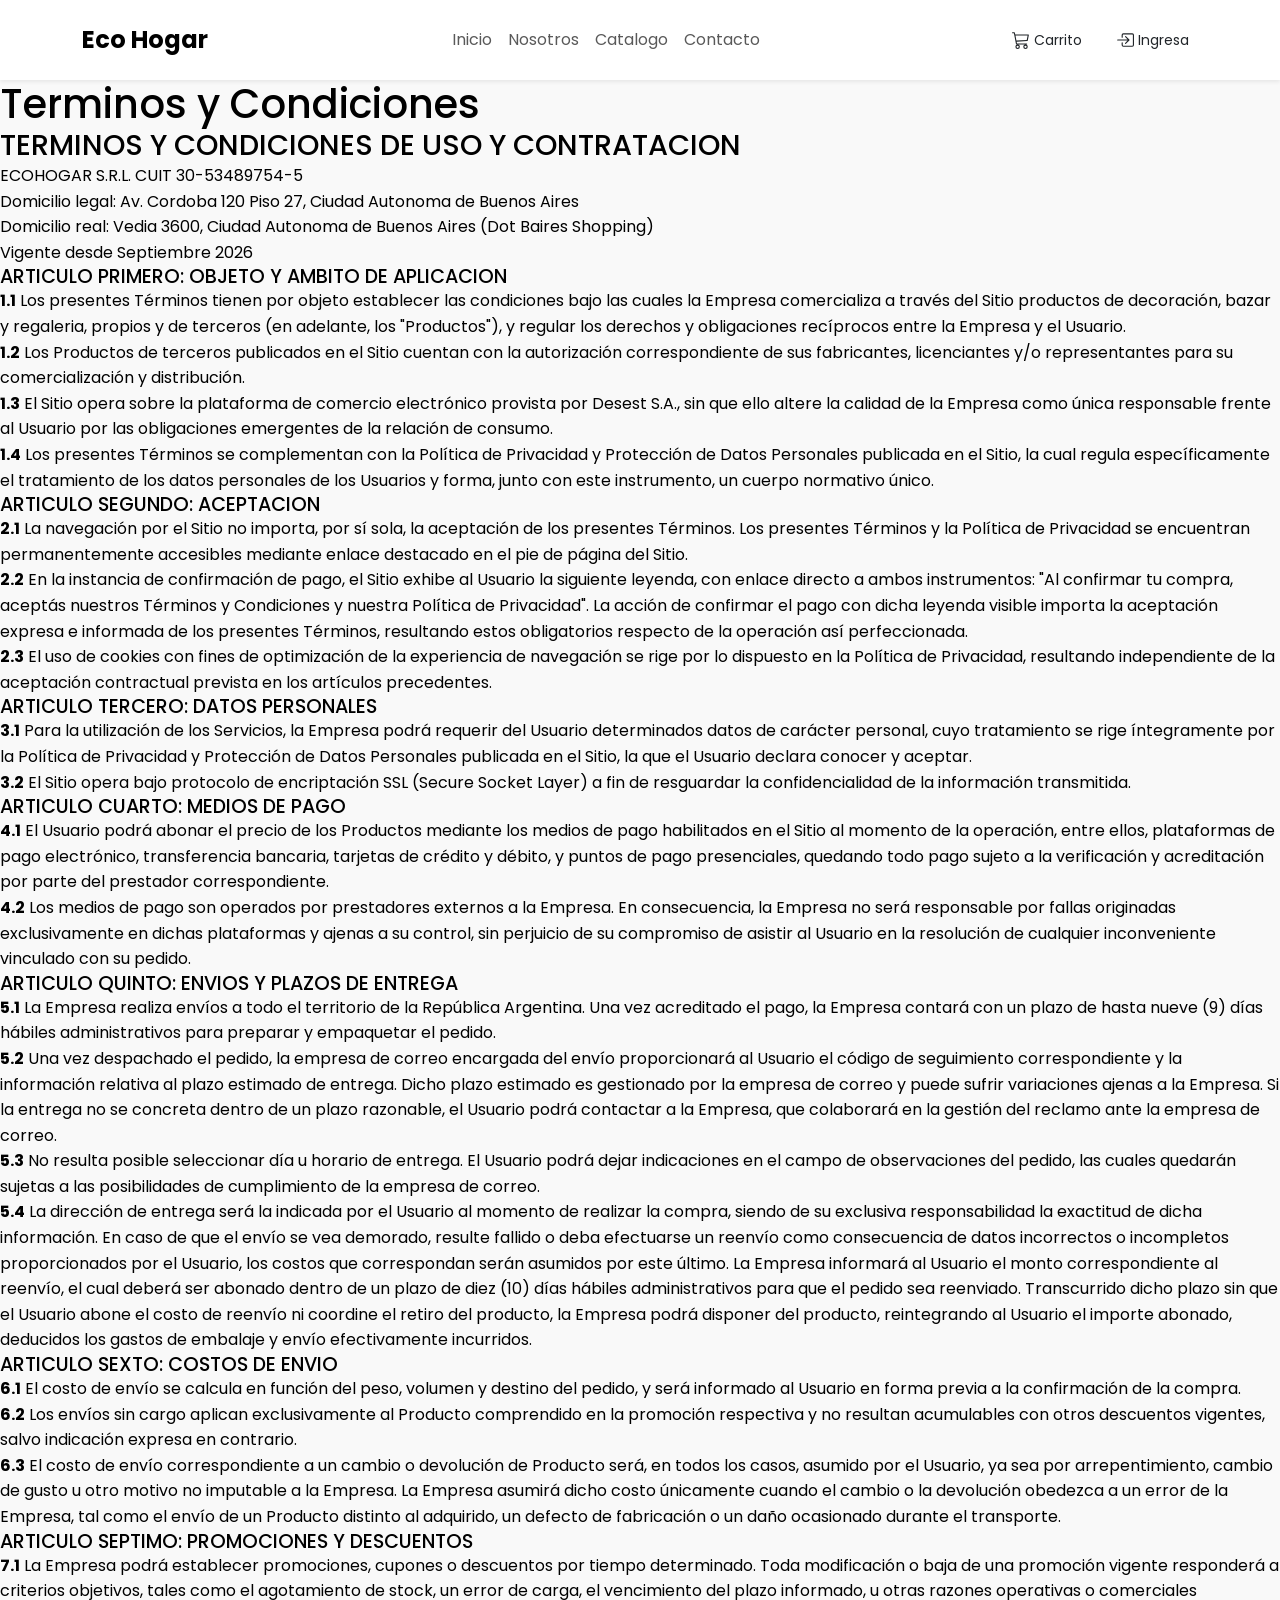
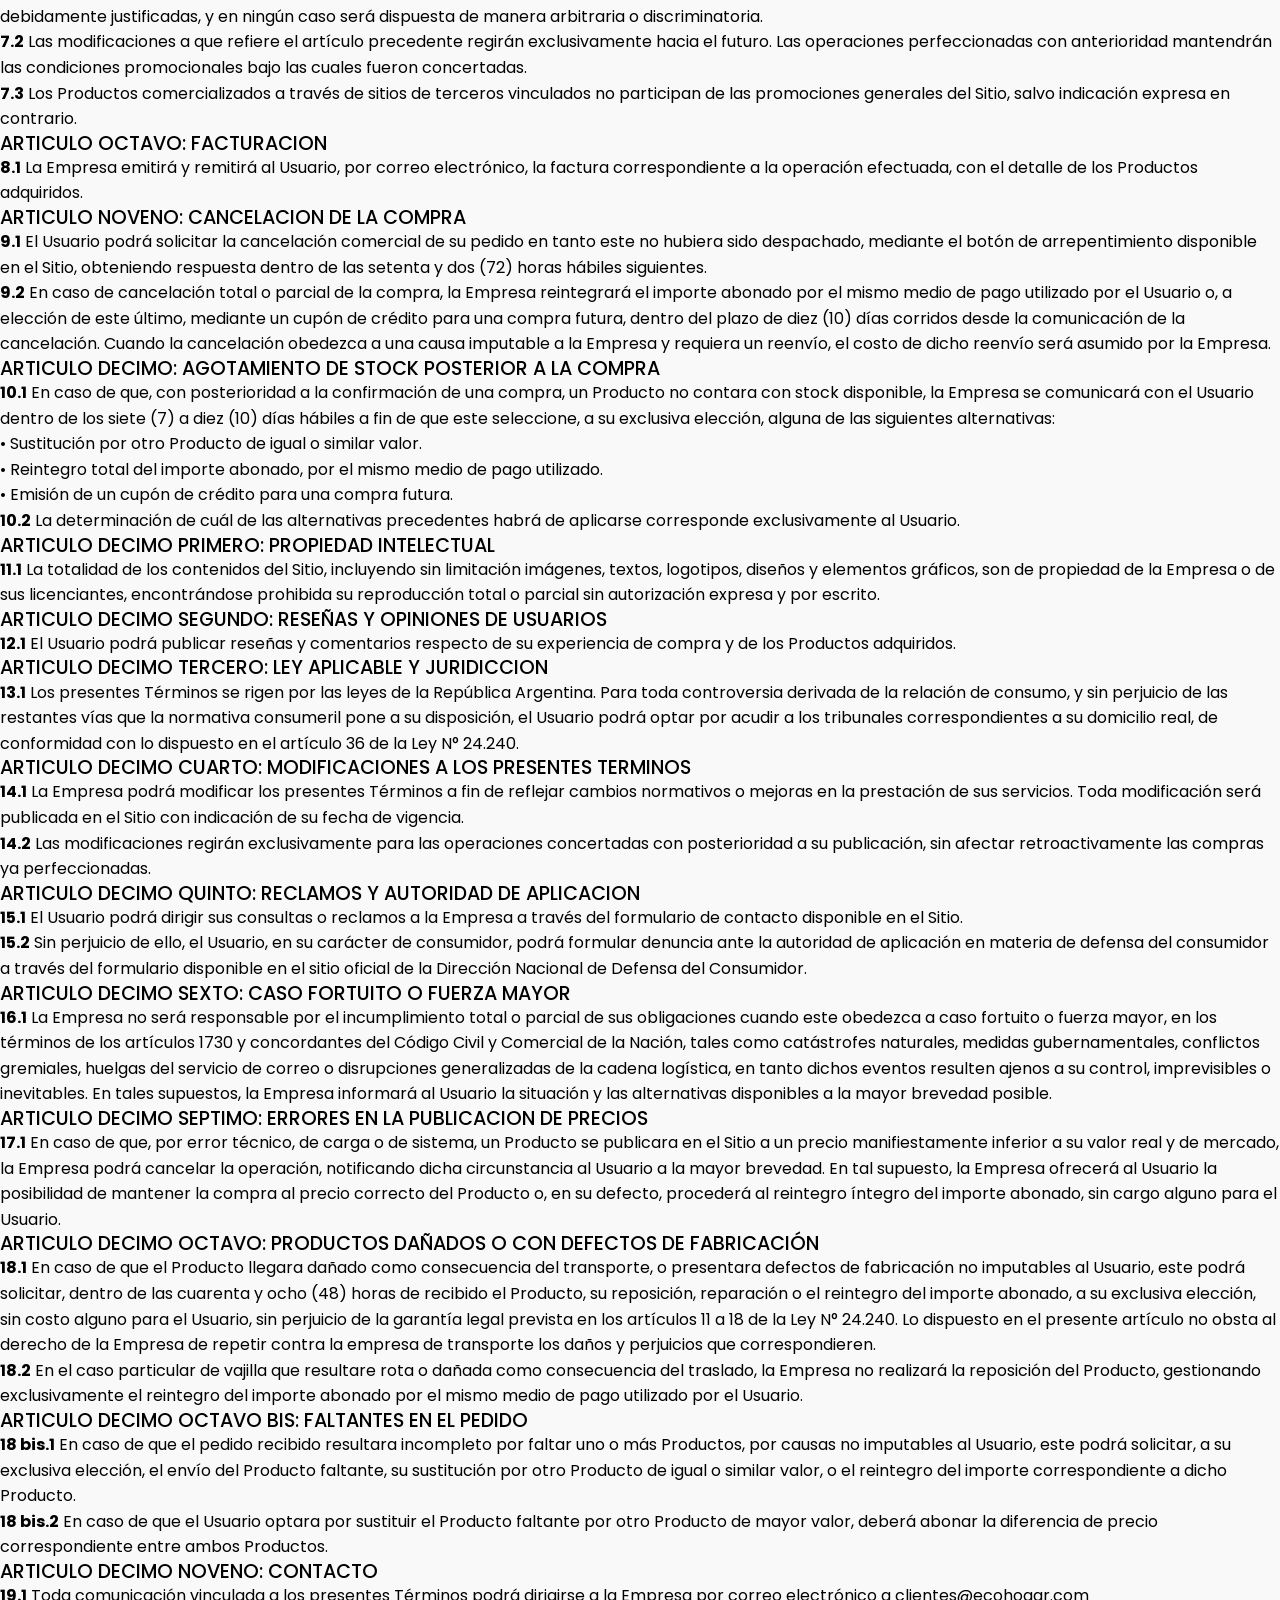
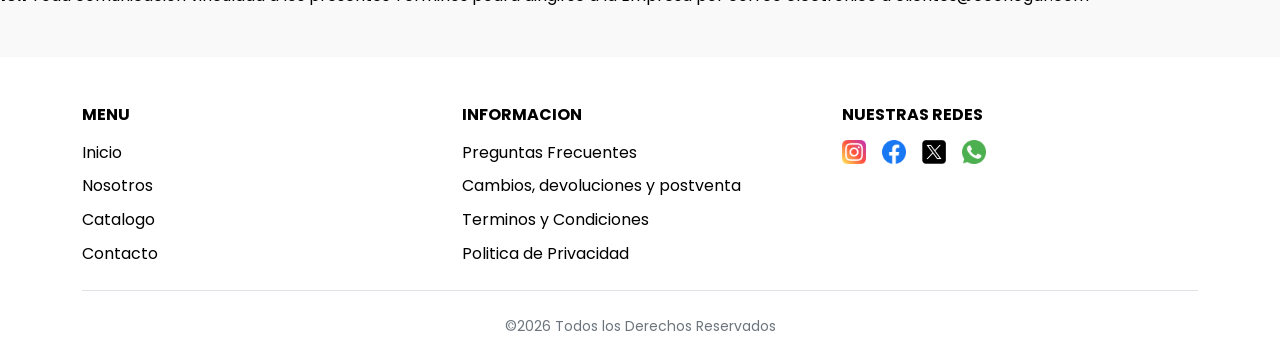
<file: pages/terms-and-conditions.html>
<!DOCTYPE html>
<html lang="es">
<head>
    <meta charset="UTF-8">
    <meta name="viewport" content="width=device-width, initial-scale=1.0">
    <title>Terminos y Condiciones</title>

    <!-- Estilos de Bootstrap -->
    <link href="https://cdn.jsdelivr.net/npm/bootstrap@5.3.8/dist/css/bootstrap.min.css" rel="stylesheet" integrity="sha384-sRIl4kxILFvY47J16cr9ZwB07vP4J8+LH7qKQnuqkuIAvNWLzeN8tE5YBujZqJLB" crossorigin="anonymous">

    <!-- Mi hoja de estilos -->
    <link rel="stylesheet" href="../styles/styles.css">

    <!-- Fuente Roboto y Poppins -->
    <link rel="preconnect" href="https://fonts.googleapis.com">
    <link rel="preconnect" href="https://fonts.gstatic.com" crossorigin>
    <link href="https://fonts.googleapis.com/css2?family=Poppins:ital,wght@0,100;0,200;0,300;0,400;0,500;0,600;0,700;0,800;0,900;1,100;1,200;1,300;1,400;1,500;1,600;1,700;1,800;1,900&family=Roboto:ital,wght@0,100..900;1,100..900&display=swap" rel="stylesheet">
</head>
<body>
    <!--------------------- ENCABEZADO --------------------->
    <header class="sticky-top bg-white shadow-sm">
        <nav class="navbar py-3">
            <div class="container flex-nowrap">
                <a href="../index.html" class="navbar-brand fw-bold fs-4 m-0">Eco Hogar</a>

                <ul class="navbar-nav d-none d-lg-flex flex-row gap-3 mx-auto">
                    <li class="nav-item">
                        <a href="../index.html" class="nav-link">Inicio</a>
                    </li>
                    <li class="nav-item">
                        <a href="./nosotros.html" class="nav-link">Nosotros</a>
                    </li>
                    <li class="nav-item">
                        <a href="./catalogo.html" class="nav-link">Catalogo</a>
                    </li>
                    <li class="nav-item">
                        <a href="./contacto.html" class="nav-link">Contacto</a>
                    </li>
                </ul>

                <div class="d-flex gap-2 gap-sm-3">
                    <a href="./carrito.html" class="btn btn-sm d-inline-flex align-items-center gap-1" aria-label="Carrito de compras">
                        <svg xmlns="http://www.w3.org/2000/svg" width="18" height="18" fill="currentColor" class="bi bi-cart3" viewBox="0 0 16 16" aria-hidden="true">
                            <path d="M0 1.5A.5.5 0 0 1 .5 1H2a.5.5 0 0 1 .485.379L2.89 3H14.5a.5.5 0 0 1 .49.598l-1 5a.5.5 0 0 1-.465.401l-9.397.472L4.415 11H13a.5.5 0 0 1 0 1H4a.5.5 0 0 1-.491-.408L2.01 3.607 1.61 2H.5a.5.5 0 0 1-.5-.5M3.102 4l.84 4.479 9.144-.459L13.89 4zM5 12a2 2 0 1 0 0 4 2 2 0 0 0 0-4m7 0a2 2 0 1 0 0 4 2 2 0 0 0 0-4m-7 1a1 1 0 1 1 0 2 1 1 0 0 1 0-2m7 0a1 1 0 1 1 0 2 1 1 0 0 1 0-2"/>
                        </svg>
                        <span class="d-none d-sm-inline">Carrito</span>
                    </a>

                    <a href="./login.html" class="btn btn-sm d-inline-flex align-items-center gap-1" aria-label="Ingresar a tu cuenta">
                        <svg xmlns="http://www.w3.org/2000/svg" width="18" height="18" fill="currentColor" class="bi bi-box-arrow-in-right" viewBox="0 0 16 16" aria-hidden="true">
                            <path fill-rule="evenodd" d="M6 3.5a.5.5 0 0 1 .5-.5h8a.5.5 0 0 1 .5.5v9a.5.5 0 0 1-.5.5h-8a.5.5 0 0 1-.5-.5v-2a.5.5 0 0 0-1 0v2A1.5 1.5 0 0 0 6.5 14h8a1.5 1.5 0 0 0 1.5-1.5v-9A1.5 1.5 0 0 0 14.5 2h-8A1.5 1.5 0 0 0 5 3.5v2a.5.5 0 0 0 1 0z"/>
                            <path fill-rule="evenodd" d="M11.854 8.354a.5.5 0 0 0 0-.708l-3-3a.5.5 0 1 0-.708.708L10.293 7.5H1.5a.5.5 0 0 0 0 1h8.793l-2.147 2.146a.5.5 0 0 0 .708.708z"/>
                        </svg>
                        <span class="d-none d-sm-inline">Ingresa</span>
                    </a>

                    <button class="navbar-toggler shadow-sm d-lg-none" type="button" data-bs-toggle="collapse" data-bs-target="#menuMobile" aria-controls="menuMobile" aria-expanded="false" aria-label="Alternar navegacion">
                        <span class="navbar-toggler-icon"></span>
                    </button>
                </div>
            </div>

            <div class="collapse d-lg-none position-absolute top-100 start-0 end-0 bg-white shadow-sm" id="menuMobile">
                <ul class="navbar-nav text-center py-2">
                    <li class="nav-item">
                        <a href="../index.html" class="nav-link">Inicio</a>
                    </li>
                    <li class="nav-item">
                        <a href="./nosotros.html" class="nav-link">Nosotros</a>
                    </li>
                    <li class="nav-item">
                        <a href="./catalogo.html" class="nav-link">Catalogo</a>
                    </li>
                    <li class="nav-item">
                        <a href="./contacto.html" class="nav-link">Contacto</a>
                    </li>
                </ul>
            </div>
        </nav>
    </header>

    <!--------------------- CUERPO PRINCIPAL --------------------->
    <main>
        <section>
            <div>
                <h1>Terminos y Condiciones</h1>
            </div>
            <div>
                <div>
                    <h2>TERMINOS Y CONDICIONES DE USO Y CONTRATACION</h2>
                </div>
                <div>
                    <p>ECOHOGAR S.R.L. CUIT 30-53489754-5</p>
                    <p>Domicilio legal: Av. Cordoba 120 Piso 27, Ciudad Autonoma de Buenos Aires</p>
                    <p>Domicilio real: Vedia 3600, Ciudad Autonoma de Buenos Aires (Dot Baires Shopping)</p>
                    <p>Vigente desde Septiembre 2026</p>
                </div>
            </div>
        </section>
        <section>
            <article>
                <h3>ARTICULO PRIMERO: OBJETO Y AMBITO DE APLICACION</h3>
                <p><strong>1.1</strong> Los presentes Términos tienen por objeto establecer las condiciones bajo las cuales la Empresa comercializa a través del Sitio productos de decoración, bazar y regaleria, propios y de terceros (en adelante, los "Productos"), y regular los derechos y obligaciones recíprocos entre la Empresa y el Usuario.</p>
                <p><strong>1.2</strong> Los Productos de terceros publicados en el Sitio cuentan con la autorización correspondiente de sus fabricantes, licenciantes y/o representantes para su comercialización y distribución.</p>
                <p><strong>1.3</strong> El Sitio opera sobre la plataforma de comercio electrónico provista por Desest S.A., sin que ello altere la calidad de la Empresa como única responsable frente al Usuario por las obligaciones emergentes de la relación de consumo.</p>
                <p><strong>1.4</strong> Los presentes Términos se complementan con la Política de Privacidad y Protección de Datos Personales publicada en el Sitio, la cual regula específicamente el tratamiento de los datos personales de los Usuarios y forma, junto con este instrumento, un cuerpo normativo único.</p>
            </article>

            <article>
                <h3>ARTICULO SEGUNDO: ACEPTACION</h3>
                <p><strong>2.1</strong> La navegación por el Sitio no importa, por sí sola, la aceptación de los presentes Términos. Los presentes Términos y la Política de Privacidad se encuentran permanentemente accesibles mediante enlace destacado en el pie de página del Sitio.</p>
                <p><strong>2.2</strong> En la instancia de confirmación de pago, el Sitio exhibe al Usuario la siguiente leyenda, con enlace directo a ambos instrumentos: "Al confirmar tu compra, aceptás nuestros Términos y Condiciones y nuestra Política de Privacidad". La acción de confirmar el pago con dicha leyenda visible importa la aceptación expresa e informada de los presentes Términos, resultando estos obligatorios respecto de la operación así perfeccionada.</p>
                <p><strong>2.3</strong> El uso de cookies con fines de optimización de la experiencia de navegación se rige por lo dispuesto en la Política de Privacidad, resultando independiente de la aceptación contractual prevista en los artículos precedentes.</p>
            </article>

            <article>
                <h3>ARTICULO TERCERO: DATOS PERSONALES</h3>
                <p><strong>3.1</strong> Para la utilización de los Servicios, la Empresa podrá requerir del Usuario determinados datos de carácter personal, cuyo tratamiento se rige íntegramente por la Política de Privacidad y Protección de Datos Personales publicada en el Sitio, la que el Usuario declara conocer y aceptar.</p>
                <p><strong>3.2</strong> El Sitio opera bajo protocolo de encriptación SSL (Secure Socket Layer) a fin de resguardar la confidencialidad de la información transmitida.</p>
            </article>

            <article>
                <h3>ARTICULO CUARTO: MEDIOS DE PAGO</h3>
                <p><strong>4.1</strong> El Usuario podrá abonar el precio de los Productos mediante los medios de pago habilitados en el Sitio al momento de la operación, entre ellos, plataformas de pago electrónico, transferencia bancaria, tarjetas de crédito y débito, y puntos de pago presenciales, quedando todo pago sujeto a la verificación y acreditación por parte del prestador correspondiente.</p>
                <p><strong>4.2</strong> Los medios de pago son operados por prestadores externos a la Empresa. En consecuencia, la Empresa no será responsable por fallas originadas exclusivamente en dichas plataformas y ajenas a su control, sin perjuicio de su compromiso de asistir al Usuario en la resolución de cualquier inconveniente vinculado con su pedido.</p>
            </article>

            <article>
                <h3>ARTICULO QUINTO: ENVIOS Y PLAZOS DE ENTREGA</h3>
                <p><strong>5.1</strong> La Empresa realiza envíos a todo el territorio de la República Argentina. Una vez acreditado el pago, la Empresa contará con un plazo de hasta nueve (9) días hábiles administrativos para preparar y empaquetar el pedido.</p>
                <p><strong>5.2</strong> Una vez despachado el pedido, la empresa de correo encargada del envío proporcionará al Usuario el código de seguimiento correspondiente y la información relativa al plazo estimado de entrega. Dicho plazo estimado es gestionado por la empresa de correo y puede sufrir variaciones ajenas a la Empresa. Si la entrega no se concreta dentro de un plazo razonable, el Usuario podrá contactar a la Empresa, que colaborará en la gestión del reclamo ante la empresa de correo.</p>
                <p><strong>5.3</strong> No resulta posible seleccionar día u horario de entrega. El Usuario podrá dejar indicaciones en el campo de observaciones del pedido, las cuales quedarán sujetas a las posibilidades de cumplimiento de la empresa de correo.</p>
                <p><strong>5.4</strong> La dirección de entrega será la indicada por el Usuario al momento de realizar la compra, siendo de su exclusiva responsabilidad la exactitud de dicha información. En caso de que el envío se vea demorado, resulte fallido o deba efectuarse un reenvío como consecuencia de datos incorrectos o incompletos proporcionados por el Usuario, los costos que correspondan serán asumidos por este último. La Empresa informará al Usuario el monto correspondiente al reenvío, el cual deberá ser abonado dentro de un plazo de diez (10) días hábiles administrativos para que el pedido sea reenviado. Transcurrido dicho plazo sin que el Usuario abone el costo de reenvío ni coordine el retiro del producto, la Empresa podrá disponer del producto, reintegrando al Usuario el importe abonado, deducidos los gastos de embalaje y envío efectivamente incurridos.</p>
            </article>

            <article>
                <h3>ARTICULO SEXTO: COSTOS DE ENVIO</h3>
                <p><strong>6.1</strong> El costo de envío se calcula en función del peso, volumen y destino del pedido, y será informado al Usuario en forma previa a la confirmación de la compra.</p>
                <p><strong>6.2</strong> Los envíos sin cargo aplican exclusivamente al Producto comprendido en la promoción respectiva y no resultan acumulables con otros descuentos vigentes, salvo indicación expresa en contrario.</p>
                <p><strong>6.3</strong> El costo de envío correspondiente a un cambio o devolución de Producto será, en todos los casos, asumido por el Usuario, ya sea por arrepentimiento, cambio de gusto u otro motivo no imputable a la Empresa. La Empresa asumirá dicho costo únicamente cuando el cambio o la devolución obedezca a un error de la Empresa, tal como el envío de un Producto distinto al adquirido, un defecto de fabricación o un daño ocasionado durante el transporte.</p>
            </article>

            <article>
                <h3>ARTICULO SEPTIMO: PROMOCIONES Y DESCUENTOS</h3>
                <p><strong>7.1</strong> La Empresa podrá establecer promociones, cupones o descuentos por tiempo determinado. Toda modificación o baja de una promoción vigente responderá a criterios objetivos, tales como el agotamiento de stock, un error de carga, el vencimiento del plazo informado, u otras razones operativas o comerciales debidamente justificadas, y en ningún caso será dispuesta de manera arbitraria o discriminatoria.</p>
                <p><strong>7.2</strong> Las modificaciones a que refiere el artículo precedente regirán exclusivamente hacia el futuro. Las operaciones perfeccionadas con anterioridad mantendrán las condiciones promocionales bajo las cuales fueron concertadas.</p>
                <p><strong>7.3</strong> Los Productos comercializados a través de sitios de terceros vinculados no participan de las promociones generales del Sitio, salvo indicación expresa en contrario.</p>
            </article>

            <article>
                <h3>ARTICULO OCTAVO: FACTURACION</h3>
                <p><strong>8.1</strong> La Empresa emitirá y remitirá al Usuario, por correo electrónico, la factura correspondiente a la operación efectuada, con el detalle de los Productos adquiridos.</p>
            </article>

            <article>
                <h3>ARTICULO NOVENO: CANCELACION DE LA COMPRA</h3>
                <p><strong>9.1</strong> El Usuario podrá solicitar la cancelación comercial de su pedido en tanto este no hubiera sido despachado, mediante el botón de arrepentimiento disponible en el Sitio, obteniendo respuesta dentro de las setenta y dos (72) horas hábiles siguientes.</p>
                <p><strong>9.2</strong> En caso de cancelación total o parcial de la compra, la Empresa reintegrará el importe abonado por el mismo medio de pago utilizado por el Usuario o, a elección de este último, mediante un cupón de crédito para una compra futura, dentro del plazo de diez (10) días corridos desde la comunicación de la cancelación. Cuando la cancelación obedezca a una causa imputable a la Empresa y requiera un reenvío, el costo de dicho reenvío será asumido por la Empresa.</p>
            </article>

            <article>
                <h3>ARTICULO DECIMO: AGOTAMIENTO DE STOCK POSTERIOR A LA COMPRA</h3>
                <p><strong>10.1</strong> En caso de que, con posterioridad a la confirmación de una compra, un Producto no contara con stock disponible, la Empresa se comunicará con el Usuario dentro de los siete (7) a diez (10) días hábiles a fin de que este seleccione, a su exclusiva elección, alguna de las siguientes alternativas:</p>
                <ul>
                    <li>• Sustitución por otro Producto de igual o similar valor.</li>
                    <li>• Reintegro total del importe abonado, por el mismo medio de pago utilizado.</li>
                    <li>• Emisión de un cupón de crédito para una compra futura.</li>
                </ul>
                <p><strong>10.2</strong> La determinación de cuál de las alternativas precedentes habrá de aplicarse corresponde exclusivamente al Usuario.</p>
            </article>

            <article>
                <h3>ARTICULO DECIMO PRIMERO: PROPIEDAD INTELECTUAL</h3>
                <p><strong>11.1</strong> La totalidad de los contenidos del Sitio, incluyendo sin limitación imágenes, textos, logotipos, diseños y elementos gráficos, son de propiedad de la Empresa o de sus licenciantes, encontrándose prohibida su reproducción total o parcial sin autorización expresa y por escrito.</p>
            </article>

            <article>
                <h3>ARTICULO DECIMO SEGUNDO: RESEÑAS Y OPINIONES DE USUARIOS</h3>
                <p><strong>12.1</strong> El Usuario podrá publicar reseñas y comentarios respecto de su experiencia de compra y de los Productos adquiridos.</p>
            </article>

            <article>
                <h3>ARTICULO DECIMO TERCERO: LEY APLICABLE Y JURIDICCION</h3>
                <p><strong>13.1</strong> Los presentes Términos se rigen por las leyes de la República Argentina. Para toda controversia derivada de la relación de consumo, y sin perjuicio de las restantes vías que la normativa consumeril pone a su disposición, el Usuario podrá optar por acudir a los tribunales correspondientes a su domicilio real, de conformidad con lo dispuesto en el artículo 36 de la Ley N° 24.240.</p>
            </article>

            <article>
                <h3>ARTICULO DECIMO CUARTO: MODIFICACIONES A LOS PRESENTES TERMINOS</h3>
                <p><strong>14.1</strong> La Empresa podrá modificar los presentes Términos a fin de reflejar cambios normativos o mejoras en la prestación de sus servicios. Toda modificación será publicada en el Sitio con indicación de su fecha de vigencia.</p>
                <p><strong>14.2</strong> Las modificaciones regirán exclusivamente para las operaciones concertadas con posterioridad a su publicación, sin afectar retroactivamente las compras ya perfeccionadas.</p>
            </article>

            <article>
                <h3>ARTICULO DECIMO QUINTO: RECLAMOS Y AUTORIDAD DE APLICACION</h3>
                <p><strong>15.1</strong> El Usuario podrá dirigir sus consultas o reclamos a la Empresa a través del formulario de contacto disponible en el Sitio.</p>
                <p><strong>15.2</strong> Sin perjuicio de ello, el Usuario, en su carácter de consumidor, podrá formular denuncia ante la autoridad de aplicación en materia de defensa del consumidor a través del formulario disponible en el sitio oficial de la Dirección Nacional de Defensa del Consumidor.</p>
            </article>

            <article>
                <h3>ARTICULO DECIMO SEXTO: CASO FORTUITO O FUERZA MAYOR</h3>
                <p><strong>16.1</strong> La Empresa no será responsable por el incumplimiento total o parcial de sus obligaciones cuando este obedezca a caso fortuito o fuerza mayor, en los términos de los artículos 1730 y concordantes del Código Civil y Comercial de la Nación, tales como catástrofes naturales, medidas gubernamentales, conflictos gremiales, huelgas del servicio de correo o disrupciones generalizadas de la cadena logística, en tanto dichos eventos resulten ajenos a su control, imprevisibles o inevitables. En tales supuestos, la Empresa informará al Usuario la situación y las alternativas disponibles a la mayor brevedad posible.</p>
            </article>

            <article>
                <h3>ARTICULO DECIMO SEPTIMO: ERRORES EN LA PUBLICACION DE PRECIOS</h3>
                <p><strong>17.1</strong> En caso de que, por error técnico, de carga o de sistema, un Producto se publicara en el Sitio a un precio manifiestamente inferior a su valor real y de mercado, la Empresa podrá cancelar la operación, notificando dicha circunstancia al Usuario a la mayor brevedad. En tal supuesto, la Empresa ofrecerá al Usuario la posibilidad de mantener la compra al precio correcto del Producto o, en su defecto, procederá al reintegro íntegro del importe abonado, sin cargo alguno para el Usuario.</p>
            </article>

            <article>
                <h3>ARTICULO DECIMO OCTAVO: PRODUCTOS DAÑADOS O CON DEFECTOS DE FABRICACIÓN</h3>
                <p><strong>18.1</strong> En caso de que el Producto llegara dañado como consecuencia del transporte, o presentara defectos de fabricación no imputables al Usuario, este podrá solicitar, dentro de las cuarenta y ocho (48) horas de recibido el Producto, su reposición, reparación o el reintegro del importe abonado, a su exclusiva elección, sin costo alguno para el Usuario, sin perjuicio de la garantía legal prevista en los artículos 11 a 18 de la Ley N° 24.240. Lo dispuesto en el presente artículo no obsta al derecho de la Empresa de repetir contra la empresa de transporte los daños y perjuicios que correspondieren.</p>
                <p><strong>18.2</strong> En el caso particular de vajilla que resultare rota o dañada como consecuencia del traslado, la Empresa no realizará la reposición del Producto, gestionando exclusivamente el reintegro del importe abonado por el mismo medio de pago utilizado por el Usuario.</p>
            </article>

            <article>
                <h3>ARTICULO DECIMO OCTAVO BIS: FALTANTES EN EL PEDIDO</h3>
                <p><strong>18 bis.1</strong> En caso de que el pedido recibido resultara incompleto por faltar uno o más Productos, por causas no imputables al Usuario, este podrá solicitar, a su exclusiva elección, el envío del Producto faltante, su sustitución por otro Producto de igual o similar valor, o el reintegro del importe correspondiente a dicho Producto.</p>
                <p><strong>18 bis.2</strong> En caso de que el Usuario optara por sustituir el Producto faltante por otro Producto de mayor valor, deberá abonar la diferencia de precio correspondiente entre ambos Productos.</p>
            </article>

            <article>
                <h3>ARTICULO DECIMO NOVENO: CONTACTO</h3>
                <p><strong>19.1</strong> Toda comunicación vinculada a los presentes Términos podrá dirigirse a la Empresa por correo electrónico a clientes@ecohogar.com</p>
            </article>
        </section>
    </main>

    <!--------------------- PIE DE PAGINA --------------------->
    <footer class="bg-white shadow-sm pt-5 pb-4 mt-5">
        <div class="container">
            <div class="row g-4 justify-content-between">
                <div class="col-12 col-sm-6 col-lg-4">
                    <h4 class="h6 fw-bold text-uppercase mb-3">Menu</h4>
                    <ul class="d-flex flex-column gap-2">
                        <li><a href="../index.html">Inicio</a></li>
                        <li><a href="./nosotros.html">Nosotros</a></li>
                        <li><a href="./catalogo.html">Catalogo</a></li>
                        <li><a href="./contacto.html">Contacto</a></li>
                    </ul>
                </div>

                <div class="col-12 col-sm-6 col-lg-4">
                    <h4 class="h6 fw-bold text-uppercase mb-3">Informacion</h4>
                    <ul class="d-flex flex-column gap-2">
                        <li><a href="./faq.html">Preguntas Frecuentes</a></li>
                        <li><a href="./returns-policy.html">Cambios, devoluciones y postventa</a></li>
                        <li><a href="./terms-and-conditions.html" aria-current="page">Terminos y Condiciones</a></li>
                        <li><a href="./privacy-policy.html">Politica de Privacidad</a></li>
                    </ul>
                </div>

                <div class="col-12 col-lg-4">
                    <h4 class="h6 fw-bold text-uppercase mb-3">Nuestras Redes</h4>
                    <ul class="d-flex align-items-center gap-3">
                        <li>
                            <a href="https://www.instagram.com" target="_blank" rel="noopener noreferrer" class="d-inline-flex align-items-center" aria-label="Seguinos en Instagram"><img src="../assets/logos/instagram.png" alt="Seguinos en Instagram" width="24" height="24" class="img-fluid"></a>
                        </li>
                        <li>
                            <a href="https://www.facebook.com" target="_blank" rel="noopener noreferrer" class="d-inline-flex align-items-center" aria-label="Seguinos en Facebook"><img src="../assets/logos/facebook.png" alt="Seguinos en Facebook" width="24" height="24" class="img-fluid"></a>
                        </li>
                        <li>
                            <a href="https://x.com" target="_blank" rel="noopener noreferrer" class="d-inline-flex align-items-center" aria-label="Seguinos en X (Ex-Twitter)"><img src="../assets/logos/x.png" alt="Seguinos en X (Ex-Twitter)" width="24" height="24" class="img-fluid"></a>
                        </li>
                        <li>
                            <a href="https://www.whatsapp.com" target="_blank" rel="noopener noreferrer" class="d-inline-flex align-items-center" aria-label="Envianos un WhatsApp"><img src="../assets/logos/whatsapp.png" alt="Envianos un WhatsApp" width="24" height="24" class="img-fluid"></a>
                        </li>
                    </ul>
                </div>
            </div>

            <div class="border-top pt-4 mt-4 text-center text-secondary small">
                <p>&copy;<span id="year">2026</span> Todos los Derechos Reservados</p>
            </div>
        </div>
    </footer>

    <!-- Funcionalidades de Bootstrap -->
    <script src="https://cdn.jsdelivr.net/npm/bootstrap@5.3.8/dist/js/bootstrap.bundle.min.js" integrity="sha384-FKyoEForCGlyvwx9Hj09JcYn3nv7wiPVlz7YYwJrWVcXK/BmnVDxM+D2scQbITxI" crossorigin="anonymous"></script>
    <script>
        document.getElementById('year').textContent = new Date().getFullYear();
    </script>
</body>
</html>
</file>
<file: styles/styles.css>
/* ---------- RESET ---------- */
*, *::before, *::after {
  margin: 0;
  padding: 0;
  box-sizing: border-box;
}

/* ---------- VARIABLES GLOBALES ---------- */
:root {
  --color-logo-principal: #C0DD17;
  --color-logo-secundario: #DBFF43;
  --color-logo-contraste: #025237;
  --color-logo-alternativo: #A0BBB2;
  --color-fondo-principal: #F9F9F9;
  --color-fondo-secundario: #E8E8E8;
  --color-fondo-contraste: #1C1C1C;
  --color-texto-blanco: #FFFFFF;
  --color-texto-negro: #000000;
  --fuente-principal: "Poppins", sans-serif;
  --titulos-principales: 2.5rem;
  --titulos-secundarios: 1.8rem;
  --titulos-chicos: 1.2rem;
  --parrafo-principal: 1rem;
}

/* ---------- ESTILOS GENERALES ---------- */
body {
  font-family: "Poppins", sans-serif;
  font-size: var(--parrafo-principal);
  font-style: normal;
  font-weight: normal;
  line-height: 1.6;
  color: var(--color-texto-negro);
  background-color: var(--color-fondo-principal);
  overflow-x: hidden;
}

li {
  list-style-type: none;
}

a {
  text-decoration: none;
  color: inherit;
}

a:hover {
  color: var(--color-logo-principal);
}

body, h1, h2, h3, h4, h5, h6, p, ul, ol, li {
  margin: 0;
  padding: 0;
}

img, picture, video, canvas, svg {
  max-width: 100%;
  height: auto;
  display: block;
}

h1 {
  color: var(--color-texto-negro);
  font-size: var(--titulos-principales);
}

h2 {
  color: var(--color-texto-negro);
  font-size: var(--titulos-secundarios);
}

h3, h4, h5, h6 {
  color: var(--color-texto-negro);
  font-size: var(--titulos-chicos);
}

/* ---------- ENCABEZADO ---------- */
/*
header {
  display: flex;
  justify-content: space-between;
  align-items: center;
  height: 5rem;
}

.logo, .usuario-carrito {
  padding: 0 8px;
}

nav {
  height: 100%;
}

header ul {
  display: flex;
  justify-content: center;
  gap: 0.4rem;
}

nav ul {
  height: 100%;
  align-items: center;
}

nav ul li {
  height: 100%;
}

nav ul li a {
  display: flex;
  align-items: center;
  height: 100%;
  padding: 0 8px;
  position: relative;
}

nav ul li a::after {
  content: "";
  position: absolute;
  bottom: 0;
  left: 50%;
  width: 0;
  height: 3px;
  background-color: var(--color-logo-principal);
  transition: width 0.3s ease, left 0.3s ease;
}

nav ul li a:hover::after,
nav ul li a.current::after {
  width: 100%;
  left: 0;
}

nav ul li a.current {
  color: var(--color-logo-principal);
}
*/

/* ---------- CONTENIDO PRINCIPAL ---------- */
/* ---------- PIE DE PAGINA ---------- */
/*
footer {
  display: flex;
  flex-wrap: wrap;
  justify-content: space-between;
  align-items: baseline;
  background-color: var(--color-fondo-contraste);
  color: var(--color-texto-blanco);
}

footer > div {
  padding: 0.8rem 2rem;
}

footer div:not(.sec-derechos-footer) {
  flex: 1;
  min-width: 15.7rem;
}

.sec-derechos-footer {
  flex-basis: 100%;
  text-align: center;
}

footer h4 {
  color: var(--color-logo-principal);
  padding-bottom: 0.5rem;
}

.redes-footer ul li a img {
  width: 2.5rem;
  height: auto;
}

.redes-footer ul {
  display: flex;
  gap: 0.2rem;
}
*/

/* ---------- MEDIA QUERIES ---------- */

/*# sourceMappingURL=styles.css.map */
</file>
